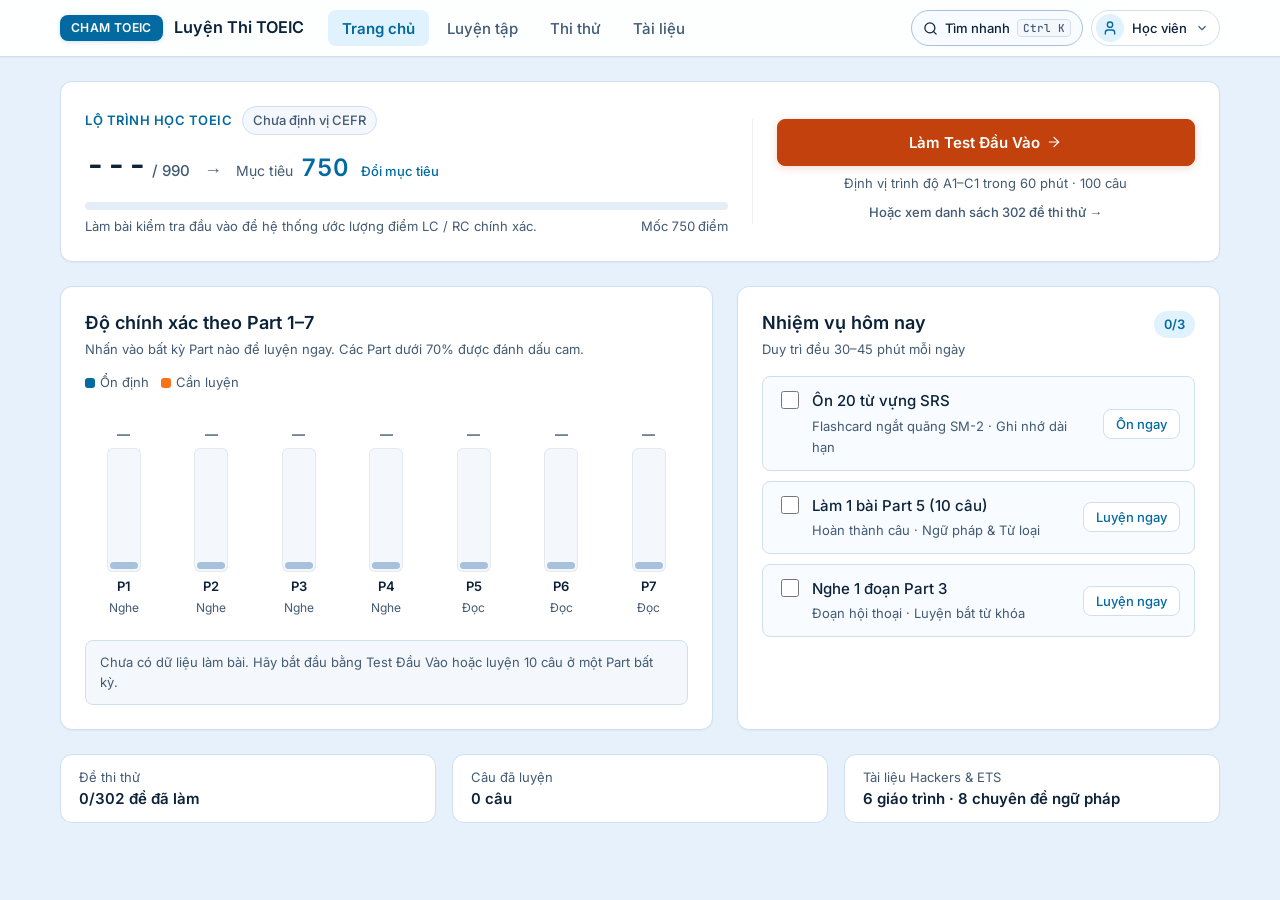
<file: index.html>
<!DOCTYPE html>
<html lang="vi" data-theme="light">
<head>
  <meta charset="UTF-8" />
  <meta name="viewport" content="width=device-width, initial-scale=1.0" />
  <title>CHAM TOEIC Pro • Hệ Thống Luyện Thi TOEIC Chuẩn IIG &amp; Phòng Luyện Sâu</title>
  <meta name="description" content="Hệ thống luyện thi TOEIC Online chuẩn IIG hơn 300 bộ đề Full Test, Mini Test &amp; Đề thi lẻ Part 1–7, ETS 2022–2026 &amp; Phòng luyện sâu AI" />
  <link rel="manifest" href="manifest.json" />
  <link rel="icon" type="image/svg+xml" href="assets/icons/icon.svg" />
  <link rel="apple-touch-icon" href="assets/icons/icon-192.png" />
  
  <link rel="stylesheet" href="styles/tokens.css?v=21.0" />
  <link rel="stylesheet" href="styles/base.css?v=21.0" />
  <link rel="stylesheet" href="styles/layout.css?v=21.0" />
  <link rel="stylesheet" href="styles/components.css?v=27.1" />
  <link rel="stylesheet" href="styles/cham-hub.css?v=21.0" />
  <link rel="stylesheet" href="styles/v21-remake.css?v=27.1" />
</head>
<body data-studio-view="home">
  <!-- Unified Global Navigation & Focused Studio Runner Header (v21.0) -->
  <header class="topbar">
    <!-- Row 1: Persistent Global Navigation Bar (4 Main Items + Avatar Menu) -->
    <div class="topbar-global-bar">
      <div class="topbar-global-inner">
        <div class="topbar-global-left">
          <button type="button" class="logo-brand" id="studio-brand-logo" title="Về Trang chủ Lộ trình TOEIC">
            <span class="logo-mark" aria-hidden="true">CHAM TOEIC</span>
            <span class="brand-text">
              <span class="brand-title">Luyện Thi TOEIC</span>
            </span>
          </button>

          <!-- Clean 4-Item Primary Navigation -->
          <nav class="v21-nav" aria-label="Điều hướng chính">
            <button type="button" id="nav-home-btn" class="v21-nav-item is-active" data-nav="home" aria-current="page">
              <span>Trang chủ</span>
            </button>
            <button type="button" id="nav-practice-btn" class="v21-nav-item" data-nav="practice">
              <span>Luyện tập</span>
            </button>
            <button type="button" id="nav-tests-btn" class="v21-nav-item" data-nav="tests">
              <span>Thi thử</span>
            </button>
            <button type="button" id="nav-materials-btn" class="v21-nav-item" data-nav="materials">
              <span>Tài liệu</span>
            </button>
          </nav>
        </div>

        <div class="topbar-global-actions">
          <button type="button" id="global-search-btn" class="v27-global-search-btn" title="Tìm kiếm nhanh đề thi, từ vựng &amp; lệnh (Ctrl+K)" aria-label="Tìm kiếm nhanh (Ctrl+K)">
            <svg width="15" height="15" viewBox="0 0 24 24" fill="none" stroke="currentColor" stroke-width="2" stroke-linecap="round" stroke-linejoin="round" aria-hidden="true"><circle cx="11" cy="11" r="8"/><line x1="21" y1="21" x2="16.65" y2="16.65"/></svg>
            <span class="v27-search-btn-text">Tìm nhanh</span>
            <span class="kbd-badge v27-search-kbd">Ctrl K</span>
          </button>

          <!-- Avatar Account & Utilities Dropdown Menu -->
          <div class="v21-avatar-wrap" id="user-menu-wrap">
            <button type="button" id="user-menu-trigger" class="v21-avatar-btn" aria-haspopup="menu" aria-expanded="false" aria-controls="user-menu-popover" title="Tài khoản, Từ vựng, Thống kê &amp; Cài đặt">
              <span class="v21-avatar-circle" aria-hidden="true">
                <svg width="16" height="16" viewBox="0 0 24 24" fill="none" stroke="currentColor" stroke-width="2" stroke-linecap="round" stroke-linejoin="round"><path d="M19 21v-2a4 4 0 0 0-4-4H9a4 4 0 0 0-4 4v2"/><circle cx="12" cy="7" r="4"/></svg>
              </span>
              <span class="v21-avatar-label">Học viên</span>
              <svg class="v21-avatar-chev" width="14" height="14" viewBox="0 0 24 24" fill="none" stroke="currentColor" stroke-width="2" aria-hidden="true"><polyline points="6 9 12 15 18 9"/></svg>
            </button>

            <div id="user-menu-popover" class="v21-avatar-menu" role="menu" aria-label="Tiện ích học tập và giao diện" hidden>
              <div class="v21-menu-head">
                <span class="v21-menu-head-title">Tiện ích học viên</span>
                <span class="v21-menu-goal-chip">Mục tiêu: <strong id="menu-target-score-val">750</strong>/990</span>
              </div>

              <div class="v21-menu-group">
                <button type="button" id="open-vocab-btn" class="v21-menu-item" role="menuitem">
                  <svg width="16" height="16" viewBox="0 0 24 24" fill="none" stroke="currentColor" stroke-width="1.8" aria-hidden="true"><path d="M2 3h6a4 4 0 0 1 4 4v14a3 3 0 0 0-3-3H2z"/><path d="M22 3h-6a4 4 0 0 0-4 4v14a3 3 0 0 1 3-3h7z"/></svg>
                  <span>Từ vựng &amp; Flashcard SM-2</span>
                </button>

                <button type="button" id="open-strategy-btn" class="v21-menu-item" role="menuitem">
                  <svg width="16" height="16" viewBox="0 0 24 24" fill="none" stroke="currentColor" stroke-width="1.8" aria-hidden="true"><circle cx="12" cy="8" r="6"/><path d="M15.477 12.89 17 22l-5-3-5 3 1.523-9.11"/></svg>
                  <span>Chiến lược TOEIC 900+</span>
                </button>

                <button type="button" id="open-analytics-btn" class="v21-menu-item" role="menuitem">
                  <svg width="16" height="16" viewBox="0 0 24 24" fill="none" stroke="currentColor" stroke-width="1.8" aria-hidden="true"><path d="M3 3v18h18"/><path d="M18 17V9"/><path d="M13 17V5"/><path d="M8 17v-3"/></svg>
                  <span>Thống kê &amp; Ma trận CEFR</span>
                </button>
              </div>

              <div class="v21-menu-divider" role="separator"></div>

              <div class="v21-menu-group">
                <button type="button" id="theme-toggle" class="v21-menu-item" role="menuitem">
                  <svg width="16" height="16" viewBox="0 0 24 24" fill="none" stroke="currentColor" stroke-width="1.8" aria-hidden="true"><circle cx="12" cy="12" r="4"/><path d="M12 2v2m0 16v2M4.93 4.93l1.41 1.41m11.32 11.32l1.41 1.41M2 12h2m16 0h2M6.34 17.66l-1.41 1.41M19.07 4.93l-1.41 1.41"/></svg>
                  <span style="flex: 1;">Giao diện</span>
                  <span class="v21-menu-badge" id="menu-theme-label">Sáng</span>
                </button>

                <div class="v21-menu-fontsize-row">
                  <span class="v21-menu-fontsize-label">
                    <svg width="15" height="15" viewBox="0 0 24 24" fill="none" stroke="currentColor" stroke-width="1.8" aria-hidden="true"><polyline points="4 7 4 4 20 4 20 7"/><line x1="9" y1="20" x2="15" y2="20"/><line x1="12" y1="4" x2="12" y2="20"/></svg>
                    <span>Cỡ chữ</span>
                  </span>
                  <div class="v21-fontsize-pills" role="group" aria-label="Chọn nhanh cỡ chữ">
                    <button type="button" class="v21-fs-pill" data-quick-fontsize="sm">Nhỏ</button>
                    <button type="button" class="v21-fs-pill is-active" data-quick-fontsize="md">Chuẩn</button>
                    <button type="button" class="v21-fs-pill" data-quick-fontsize="lg">Lớn</button>
                  </div>
                </div>

                <button type="button" id="reader-settings-btn" class="v21-menu-item" role="menuitem">
                  <svg width="16" height="16" viewBox="0 0 24 24" fill="none" stroke="currentColor" stroke-width="1.8" aria-hidden="true"><circle cx="12" cy="12" r="3"/><path d="M19.4 15a1.65 1.65 0 0 0 .33 1.82l.06.06a2 2 0 1 1-2.83 2.83l-.06-.06a1.65 1.65 0 0 0-1.82-.33 1.65 1.65 0 0 0-1 1.51V21a2 2 0 0 1-4 0v-.09A1.65 1.65 0 0 0 9 19.4a1.65 1.65 0 0 0-1.82.33l-.06.06a2 2 0 1 1-2.83-2.83l.06-.06a1.65 1.65 0 0 0 .33-1.82 1.65 1.65 0 0 0-1.51-1H3a2 2 0 0 1 0-4h.09A1.65 1.65 0 0 0 4.6 9a1.65 1.65 0 0 0-.33-1.82l-.06-.06a2 2 0 1 1 2.83-2.83l.06.06a1.65 1.65 0 0 0 1.82.33H9a1.65 1.65 0 0 0 1-1.51V3a2 2 0 0 1 4 0v.09a1.65 1.65 0 0 0 1 1.51 1.65 1.65 0 0 0 1.82-.33l.06-.06a2 2 0 1 1 2.83 2.83l-.06.06a1.65 1.65 0 0 0-.33 1.82V9a1.65 1.65 0 0 0 1.51 1H21a2 2 0 0 1 0 4h-.09a1.65 1.65 0 0 0-1.51 1z"/></svg>
                  <span>Cài đặt hiển thị &amp; Offline</span>
                </button>
              </div>
            </div>
          </div>
        </div>
      </div>
    </div>

    <!-- Row 2: Dedicated Focused Studio Runner Bar (Sole Header visible in #/studio/<testId>/run) -->
    <div class="topbar-subbar">
      <div class="topbar-inner">
        <div class="topbar-left">
          <button type="button" id="studio-back-lobby-btn" class="tool-btn studio-back-btn" title="Quay về Luyện tập theo Part">
            <svg width="15" height="15" viewBox="0 0 24 24" fill="none" stroke="currentColor" stroke-width="2" aria-hidden="true"><path d="m15 18-6-6 6-6"/></svg>
            <span>Luyện tập</span>
          </button>
          <span class="runner-divider" aria-hidden="true"></span>
          <span id="studio-runner-pack-title" class="runner-pack-title">Part 4 · ETS 2019 Test 6</span>

          <!-- Hidden accessible tablist preserved for instant deep-links & badge tracking -->
          <div class="tablist" role="tablist" aria-label="Chọn bộ đề luyện thi" hidden aria-hidden="true">
            <button type="button" role="tab" id="tab-ets2019_t6" aria-selected="true" data-test="ets2019_t6" title="Part 4: Short Talks · ETS 2019 Test 6 (30 câu)">
              <span class="tab-label-full">Part 4 · ETS T6</span>
              <span class="tab-label-short">P4 · ETS 6</span>
              <span class="tab-pill" id="score-ets2019_t6">0/30</span>
            </button>
            <button type="button" role="tab" id="tab-hackers3_t4" aria-selected="false" data-test="hackers3_t4" title="Part 4: Short Talks · Hackers 3 Test 4 (30 câu)">
              <span class="tab-label-full">Part 4 · Hackers T4</span>
              <span class="tab-label-short">P4 · Hackers 4</span>
              <span class="tab-pill" id="score-hackers3_t4">0/30</span>
            </button>
            <button type="button" role="tab" id="tab-ets2019_p2_t7" aria-selected="false" data-test="ets2019_p2_t7" title="Part 2: Question-Response · ETS 2019 Test 7 (25 câu)">
              <span class="tab-label-full">Part 2 · ETS T7</span>
              <span class="tab-label-short">P2 · ETS 7</span>
              <span class="tab-pill" id="score-ets2019_p2_t7">0/25</span>
            </button>
            <button type="button" role="tab" id="tab-ets2019_p1_t6" aria-selected="false" data-test="ets2019_p1_t6" title="Part 1: Photographs · ETS 2019 Test 6 (6 câu)">
              <span class="tab-label-full">Part 1 · ETS T6</span>
              <span class="tab-label-short">P1 · ETS 6</span>
              <span class="tab-pill" id="score-ets2019_p1_t6">0/6</span>
            </button>
            <button type="button" role="tab" id="tab-ets2019_p1_t7" aria-selected="false" data-test="ets2019_p1_t7" title="Part 1: Photographs · ETS 2019 Test 7 (6 câu)">
              <span class="tab-label-full">Part 1 · ETS T7</span>
              <span class="tab-label-short">P1 · ETS 7</span>
              <span class="tab-pill" id="score-ets2019_p1_t7">0/6</span>
            </button>
            <button type="button" role="tab" id="tab-part7_t1" aria-selected="false" data-test="part7_t1" title="Part 7: Reading Comprehension · Đề đọc hiểu Đơn/Kép/Ba (54 câu)">
              <span class="tab-label-full">Part 7 · Đọc hiểu</span>
              <span class="tab-label-short">P7 · Đọc</span>
              <span class="tab-pill" id="score-part7_t1">0/54</span>
            </button>
          </div>
        </div>

        <div class="topbar-right">
          <!-- Practice / Decode Mode Switch -->
          <div class="segmented" role="group" aria-label="Chế độ học">
            <button type="button" class="seg-btn is-active" data-mode="practice" title="Làm bài trắc nghiệm CBT">Làm bài</button>
            <button type="button" class="seg-btn" data-mode="study" title="Xem giải thích &amp; bẫy">Giải mã</button>
          </div>

          <!-- Timer Chip -->
          <div class="timer-chip" aria-label="Đồng hồ học tập">
            <svg width="14" height="14" viewBox="0 0 24 24" fill="none" stroke="currentColor" stroke-width="1.75"><circle cx="12" cy="12" r="10"/><polyline points="12 6 12 12 16 14"/></svg>
            <span id="timer-display">00:00</span>
            <button type="button" id="timer-toggle" class="chip-btn" title="Bắt đầu / Tạm dừng" aria-label="Bắt đầu / Tạm dừng">
              <svg width="12" height="12" viewBox="0 0 24 24" fill="currentColor" stroke="currentColor" stroke-width="1.75"><polygon points="6 3 20 12 6 21 6 3"/></svg>
            </button>
            <button type="button" id="timer-reset" class="chip-btn" title="Đặt lại" aria-label="Đặt lại">
              <svg width="12" height="12" viewBox="0 0 24 24" fill="none" stroke="currentColor" stroke-width="1.75"><path d="M3 12a9 9 0 1 0 9-9 9.75 9.75 0 0 0-6.74 2.74L3 8"/><path d="M3 3v5h5"/></svg>
            </button>
          </div>

          <!-- Studio Workspace View Toggles (Tapescript + Focus Theater) -->
          <div class="studio-view-toggles">
            <button type="button" id="topbar-transcript-toggle" class="tool-btn" title="Bật/Ẩn Tapescript &amp; Lời dịch (Cột phải)" aria-label="Bật/Ẩn Tapescript">
              <svg width="14" height="14" viewBox="0 0 24 24" fill="none" stroke="currentColor" stroke-width="1.75" aria-hidden="true"><path d="M14 2H6a2 2 0 0 0-2 2v16a2 2 0 0 0 2 2h12a2 2 0 0 0 2-2V8z"/><polyline points="14 2 14 8 20 8"/><line x1="16" y1="13" x2="8" y2="13"/><line x1="16" y1="17" x2="8" y2="17"/></svg>
              <span id="topbar-transcript-label">Tapescript</span>
            </button>

            <button type="button" id="focus-toggle-btn" class="tool-btn" title="Focus Theater (Phím F)" aria-label="Focus Theater">
              <svg width="14" height="14" viewBox="0 0 24 24" fill="none" stroke="currentColor" stroke-width="1.75" aria-hidden="true"><path d="M8 3H5a2 2 0 0 0-2 2v3m18 0V5a2 2 0 0 0-2-2h-3m0 18h3a2 2 0 0 0 2-2v-3M3 16v3a2 2 0 0 0 2 2h3"/></svg>
              <span>Focus</span>
              <span class="kbd-badge">F</span>
            </button>

            <button type="button" id="runner-grade-btn" class="tool-btn studio-grade-pill" title="Chấm điểm &amp; đối chiếu đáp án">
              <span>Chấm đề</span>
            </button>

            <button type="button" id="reader-settings-btn-runner" class="tool-btn icon-only" title="Cài đặt hiển thị, In phiếu A4 &amp; Cache" aria-label="Cài đặt đọc">
              <svg width="15" height="15" viewBox="0 0 24 24" fill="none" stroke="currentColor" stroke-width="1.8"><polyline points="4 7 4 4 20 4 20 7"/><line x1="9" y1="20" x2="15" y2="20"/><line x1="12" y1="4" x2="12" y2="20"/></svg>
            </button>

            <button type="button" id="theme-toggle-runner" class="tool-btn icon-only" title="Đổi giao diện (Light Blue / Tối)" aria-label="Đổi giao diện">
              <svg width="15" height="15" viewBox="0 0 24 24" fill="none" stroke="currentColor" stroke-width="1.75"><circle cx="12" cy="12" r="4"/><path d="M12 2v2m0 16v2M4.93 4.93l1.41 1.41m11.32 11.32l1.41 1.41M2 12h2m16 0h2M6.34 17.66l-1.41 1.41M19.07 4.93l-1.41 1.41"/></svg>
            </button>
          </div>
        </div>
      </div>
    </div>
  </header>

  <!-- Dedicated Focus Theater Topbar -->
  <div class="focus-theater-bar" id="focus-theater-bar" style="display: none;">
    <div class="focus-bar-left">
      <button type="button" class="tool-btn focus-nav-prev" id="focus-nav-prev" title="Bài trước">
        <svg width="14" height="14" viewBox="0 0 24 24" fill="none" stroke="currentColor" stroke-width="2"><path d="m15 18-6-6 6-6"/></svg>
        <span>Bài trước</span>
      </button>
      <span class="focus-talk-badge" id="focus-talk-badge">Bài 1/10 (Câu 71-73)</span>
      <button type="button" class="tool-btn focus-nav-next" id="focus-nav-next" title="Bài sau">
        <span>Bài sau</span>
        <svg width="14" height="14" viewBox="0 0 24 24" fill="none" stroke="currentColor" stroke-width="2"><path d="m9 18 6-6-6-6"/></svg>
      </button>
    </div>

    <div class="focus-bar-right">
      <button type="button" class="tool-btn" id="focus-toggle-intro-btn" title="Bật/Tắt đọc phần giới thiệu bài (Intro)">
        <span id="focus-intro-label">Intro: BẬT</span>
      </button>
      <button type="button" class="tool-btn" id="focus-toggle-questions-btn" title="Bật/Tắt đọc phần câu hỏi sau bài nghe">
        <span id="focus-questions-label">Đọc câu hỏi: BẬT</span>
      </button>
      <button type="button" class="tool-btn" id="focus-toggle-transcript-btn" title="Bật/Ẩn Tapescript &amp; Lời dịch (Bên phải)">
        <svg width="14" height="14" viewBox="0 0 24 24" fill="none" stroke="currentColor" stroke-width="2"><path d="M14 2H6a2 2 0 0 0-2 2v16a2 2 0 0 0 2 2h12a2 2 0 0 0 2-2V8z"/><polyline points="14 2 14 8 20 8"/><line x1="16" y1="13" x2="8" y2="13"/><line x1="16" y1="17" x2="8" y2="17"/></svg>
        <span id="focus-transcript-label">Bật Tapescript (Bên phải)</span>
      </button>
      <button type="button" class="tool-btn" id="focus-reset-test-btn" title="Làm lại toàn bộ đề này">
        <svg width="14" height="14" viewBox="0 0 24 24" fill="none" stroke="currentColor" stroke-width="2"><path d="M3 12a9 9 0 1 0 9-9 9.75 9.75 0 0 0-6.74 2.74L3 8"/><path d="M3 3v5h5"/></svg>
        <span>Làm lại đề</span>
      </button>
      <button type="button" class="tool-btn" id="focus-fullscreen-btn" title="Toàn màn hình">
        <svg width="14" height="14" viewBox="0 0 24 24" fill="none" stroke="currentColor" stroke-width="2"><path d="M8 3H5a2 2 0 0 0-2 2v3m18 0V5a2 2 0 0 0-2-2h-3m0 18h3a2 2 0 0 0 2-2v-3M3 16v3a2 2 0 0 0 2 2h3"/></svg>
        <span>Toàn màn hình</span>
      </button>
      <button type="button" class="tool-btn focus-exit-btn" id="focus-exit-btn" title="Thoát Focus (Esc)">
        <svg width="14" height="14" viewBox="0 0 24 24" fill="none" stroke="currentColor" stroke-width="2"><path d="M18 6 6 18"/><path d="m6 6 12 12"/></svg>
        <span>Thoát Focus (Esc)</span>
      </button>
    </div>
  </div>

  <!-- v21 Home Dashboard (#/) & Practice by Part (#/practice) Roots -->
  <section id="v21-home-root"></section>
  <section id="v21-practice-root" hidden></section>

  <!-- Studio Outer Lobby & Overview Root (Used for #/studio/<id> pack detail) -->
  <section id="studio-lobby-root" hidden></section>

  <!-- Main Workspace -->
  <main class="workspace">
    <div id="panel-ets2019_t6" role="tabpanel" aria-labelledby="tab-ets2019_t6" tabindex="0">
      <div class="panel-inner" id="mount-ets2019_t6"></div>
    </div>
    <div id="panel-hackers3_t4" role="tabpanel" aria-labelledby="tab-hackers3_t4" hidden="until-found">
      <div class="panel-inner" id="mount-hackers3_t4"></div>
    </div>
    <div id="panel-ets2019_p2_t7" role="tabpanel" aria-labelledby="tab-ets2019_p2_t7" hidden="until-found">
      <div class="panel-inner" id="mount-ets2019_p2_t7"></div>
    </div>
    <div id="panel-ets2019_p1_t6" role="tabpanel" aria-labelledby="tab-ets2019_p1_t6" hidden="until-found">
      <div class="panel-inner" id="mount-ets2019_p1_t6"></div>
    </div>
    <div id="panel-ets2019_p1_t7" role="tabpanel" aria-labelledby="tab-ets2019_p1_t7" hidden="until-found">
      <div class="panel-inner" id="mount-ets2019_p1_t7"></div>
    </div>
    <div id="panel-part7_t1" role="tabpanel" aria-labelledby="tab-part7_t1" hidden="until-found">
      <div class="panel-inner" id="mount-part7_t1"></div>
    </div>
  </main>

  <!-- CHAM TOEIC 35-Test Online Hub Root -->
  <section id="cham-hub-root" hidden></section>

  <!-- TOEIC Study Materials & CEFR Matrix Hub Root -->
  <section id="materials-hub-root" hidden></section>

  <!-- Floating Focus Theater Dock -->
  <div class="focus-dock" id="focus-dock" style="display: none;"></div>

  <!-- Mobile Bottom Sheet Drawer -->
  <div class="mobile-sheet-backdrop" id="mobile-sheet-backdrop"></div>
  <div class="mobile-sheet-drawer" id="mobile-sheet-drawer"></div>

  <!-- Native Modal Dialog: Cache & Backup -->
  <dialog id="cache-dialog" aria-labelledby="cache-dialog-title">
    <div class="dialog-box">
      <div class="dialog-head">
        <h2 id="cache-dialog-title">Bộ nhớ Cache Offline &amp; Sao lưu</h2>
        <form method="dialog">
          <button type="submit" class="tool-btn icon-only" aria-label="Đóng">
            <svg width="16" height="16" viewBox="0 0 24 24" fill="none" stroke="currentColor" stroke-width="1.75"><path d="M18 6 6 18"/><path d="m6 6 12 12"/></svg>
          </button>
        </form>
      </div>

      <section class="dialog-section">
        <h3 id="cache-section-heading">1. Lưu Cache chạy Offline (Toàn bộ MP3 Audio &amp; Ảnh minh họa)</h3>
        <p id="sw-status-text" class="muted-text">Đang kiểm tra trạng thái Cache...</p>
        <div class="progress-track" id="cache-progress-wrap" hidden style="background: var(--surface-2); border-radius: 999px; height: 8px; overflow: hidden; margin-block: 6px;">
          <div class="progress-fill" id="cache-progress-fill" style="width: 0%; height: 100%; background: var(--accent); transition: width 0.2s;"></div>
        </div>
        <div class="dialog-actions">
          <button type="button" id="cache-all-btn" class="btn-primary">Tải &amp; Lưu Cache toàn bộ</button>
          <button type="button" id="clear-cache-btn" class="tool-btn">Xóa Cache</button>
        </div>
      </section>

      <section class="dialog-section">
        <h3>2. Sao lưu &amp; Khôi phục tiến độ (.json)</h3>
        <p class="muted-text">Lưu toàn bộ đáp án, bài đánh dấu và ghi chú cá nhân thành tệp dự phòng.</p>
        <div class="dialog-actions">
          <button type="button" id="export-state-btn" class="tool-btn">Xuất tiến độ (.json)</button>
          <label class="tool-btn file-label" style="cursor: pointer;">
            Nhập tiến độ
            <input type="file" id="import-state-input" accept="application/json" hidden />
          </label>
        </div>
      </section>
    </div>
  </dialog>

  <!-- Native Modal Dialog: Flashcards SRS -->
  <dialog id="vocab-dialog" aria-labelledby="vocab-dialog-title">
    <div class="dialog-box dialog-wide">
      <div class="dialog-head">
        <h2 id="vocab-dialog-title">Kho Từ Vựng &amp; Flashcard SM-2</h2>
        <form method="dialog">
          <button type="submit" class="tool-btn icon-only" aria-label="Đóng">
            <svg width="16" height="16" viewBox="0 0 24 24" fill="none" stroke="currentColor" stroke-width="1.75"><path d="M18 6 6 18"/><path d="m6 6 12 12"/></svg>
          </button>
        </form>
      </div>
      <div id="vocab-dialog-mount"></div>
    </div>
  </dialog>

  <!-- Native Modal Dialog: Reader & Display Customization Settings -->
  <dialog id="reader-dialog" aria-labelledby="reader-dialog-title">
    <div class="dialog-box">
      <div class="dialog-head">
        <h2 id="reader-dialog-title">Tùy Chọn Giao Diện &amp; Trải Nghiệm</h2>
        <form method="dialog">
          <button type="submit" class="tool-btn icon-only" aria-label="Đóng">
            <svg width="16" height="16" viewBox="0 0 24 24" fill="none" stroke="currentColor" stroke-width="1.75"><path d="M18 6 6 18"/><path d="m6 6 12 12"/></svg>
          </button>
        </form>
      </div>

      <section class="dialog-section">
        <h3>1. Giao diện màu (Theme)</h3>
        <div class="segmented" id="reader-theme-group">
          <button type="button" class="seg-btn" data-theme-val="light">
            <svg width="14" height="14" viewBox="0 0 24 24" fill="none" stroke="currentColor" stroke-width="1.75" aria-hidden="true"><circle cx="12" cy="12" r="4"/><path d="M12 2v2m0 16v2M4.93 4.93l1.41 1.41m11.32 11.32l1.41 1.41M2 12h2m16 0h2M6.34 17.66l-1.41 1.41M19.07 4.93l-1.41 1.41"/></svg>
            <span>Xanh Sáng (Light Blue)</span>
          </button>
          <button type="button" class="seg-btn" data-theme-val="dark">
            <svg width="14" height="14" viewBox="0 0 24 24" fill="none" stroke="currentColor" stroke-width="1.75" aria-hidden="true"><path d="M12 3a6 6 0 0 0 9 9 9 9 0 1 1-9-9Z"/></svg>
            <span>Tối Slate</span>
          </button>
        </div>
      </section>

      <section class="dialog-section" id="reader-studio-only-section">
        <h3>2. Tùy chỉnh thành phần hiển thị (Phòng Luyện Sâu)</h3>
        <div style="display: flex; flex-direction: column; gap: 10px;">
          <label style="display: flex; align-items: center; justify-content: space-between; cursor: pointer; font-size: 0.9rem; user-select: none;">
            <span>Cột Tapescript &amp; Lời dịch (Phía bên phải)</span>
            <input type="checkbox" id="toggle-transcript-setting" style="width: 18px; height: 18px; accent-color: var(--accent);" />
          </label>
          <label style="display: flex; align-items: center; justify-content: space-between; cursor: pointer; font-size: 0.9rem; user-select: none;">
            <span>Sóng âm Waveform (Tắt để dùng thanh tua nhỏ gọn)</span>
            <input type="checkbox" id="toggle-waveform-setting" style="width: 18px; height: 18px; accent-color: var(--accent);" />
          </label>
          <label style="display: flex; align-items: center; justify-content: space-between; cursor: pointer; font-size: 0.9rem; user-select: none;">
            <span>Thanh chọn độ tự tin (Chắc chắn / Phân vân / Đoán)</span>
            <input type="checkbox" id="toggle-confidence-setting" style="width: 18px; height: 18px; accent-color: var(--accent);" />
          </label>
          <label style="display: flex; align-items: center; justify-content: space-between; cursor: pointer; font-size: 0.9rem; user-select: none;">
            <span>Đọc phần giới thiệu bài nói (Intro: "Questions 71-73 refer to...")</span>
            <input type="checkbox" id="toggle-intro-setting" style="width: 18px; height: 18px; accent-color: var(--accent);" checked />
          </label>
          <label style="display: flex; align-items: center; justify-content: space-between; cursor: pointer; font-size: 0.9rem; user-select: none;">
            <span>Đọc phần câu hỏi sau bài nghe (Questions: "Number 71... Number 72...")</span>
            <input type="checkbox" id="toggle-questions-setting" style="width: 18px; height: 18px; accent-color: var(--accent);" checked />
          </label>
        </div>
      </section>

      <section class="dialog-section">
        <h3>3. Cỡ chữ (Font Size)</h3>
        <div class="segmented" id="reader-font-size-group">
          <button type="button" class="seg-btn" data-size="sm">Nhỏ (15px)</button>
          <button type="button" class="seg-btn is-active" data-size="md">Chuẩn (16px)</button>
          <button type="button" class="seg-btn" data-size="lg">Lớn (17.5px)</button>
          <button type="button" class="seg-btn" data-size="xl">Rất lớn (19px)</button>
        </div>
      </section>

      <section class="dialog-section">
        <h3>4. Độ giãn dòng (Line Height)</h3>
        <div class="segmented" id="reader-line-height-group">
          <button type="button" class="seg-btn" data-lh="compact">Gọn (1.45)</button>
          <button type="button" class="seg-btn is-active" data-lh="normal">Chuẩn (1.6)</button>
          <button type="button" class="seg-btn" data-lh="relaxed">Thoáng (1.8)</button>
        </div>
      </section>

      <section class="dialog-section">
        <h3>5. Hiệu ứng chuyển động</h3>
        <label style="display: flex; align-items: center; gap: 10px; cursor: pointer; font-size: 0.9rem; user-select: none;">
          <input type="checkbox" id="reader-reduced-motion" style="width: 16px; height: 16px; accent-color: var(--accent);" />
          <span>Giảm hiệu ứng động (Prefers-Reduced-Motion)</span>
        </label>
      </section>

      <section class="dialog-section">
        <h3>6. Phím tắt thao tác nhanh (Pro Navigation)</h3>
        <div style="display: flex; align-items: center; justify-content: space-between; gap: 12px; flex-wrap: wrap;">
          <span class="muted-text" style="font-size: 0.85rem;">Nhấn phím <span class="kbd-badge">?</span> bất kỳ lúc nào để mở nhanh bảng phím tắt.</span>
          <button type="button" id="open-shortcuts-btn" class="tool-btn">
            <svg width="15" height="15" viewBox="0 0 24 24" fill="none" stroke="currentColor" stroke-width="1.75" aria-hidden="true"><rect x="2" y="4" width="20" height="16" rx="2"/><path d="M6 8h.01M10 8h.01M14 8h.01M18 8h.01M8 12h.01M12 12h.01M16 12h.01M7 16h10"/></svg>
            <span>Xem bảng phím tắt</span>
            <span class="kbd-badge">?</span>
          </button>
        </div>
      </section>

      <section class="dialog-section" id="reader-utilities-section">
        <h3>7. Tiện ích &amp; Dữ liệu Offline</h3>
        <div style="display: flex; align-items: center; gap: 10px; flex-wrap: wrap;">
          <button type="button" id="print-worksheet-btn" class="tool-btn" title="In phiếu học tập A4">
            <svg width="15" height="15" viewBox="0 0 24 24" fill="none" stroke="currentColor" stroke-width="1.75"><polyline points="6 9 6 2 18 2 18 9"/><path d="M6 18H4a2 2 0 0 1-2-2v-5a2 2 0 0 1 2-2h16a2 2 0 0 1 2 2v5a2 2 0 0 1-2 2h-2"/><rect x="6" y="14" width="12" height="8"/></svg>
            <span>In phiếu học tập A4</span>
          </button>

          <button type="button" id="open-cache-btn" class="tool-btn" title="Lưu Cache Offline &amp; Sao lưu dữ liệu">
            <svg width="15" height="15" viewBox="0 0 24 24" fill="none" stroke="currentColor" stroke-width="1.75"><path d="M19 21H5a2 2 0 0 1-2-2V5a2 2 0 0 1 2-2h11l5 5v11a2 2 0 0 1-2 2z"/><polyline points="17 21 17 13 7 13 7 21"/><polyline points="7 3 7 8 15 8"/></svg>
            <span>Lưu Offline (<span id="cache-badge">Cache</span>)</span>
          </button>
        </div>
      </section>
    </div>
  </dialog>

  <!-- Native Modal Dialog: Keyboard Shortcuts Cheat-Sheet -->
  <dialog id="shortcuts-dialog" aria-labelledby="shortcuts-dialog-title">
    <div class="dialog-box dialog-wide" style="max-width: 720px;">
      <div class="dialog-head">
        <h2 id="shortcuts-dialog-title" style="display: inline-flex; align-items: center; gap: 8px;">
          <svg width="18" height="18" viewBox="0 0 24 24" fill="none" stroke="var(--accent)" stroke-width="1.8" aria-hidden="true"><rect x="2" y="4" width="20" height="16" rx="2"/><path d="M6 8h.01M10 8h.01M14 8h.01M18 8h.01M8 12h.01M12 12h.01M16 12h.01M7 16h10"/></svg>
          <span>Bảng Phím Tắt &amp; Thao Tác Nhanh</span>
        </h2>
        <form method="dialog">
          <button type="submit" class="tool-btn icon-only" aria-label="Đóng">
            <svg width="16" height="16" viewBox="0 0 24 24" fill="none" stroke="currentColor" stroke-width="1.75"><path d="M18 6 6 18"/><path d="m6 6 12 12"/></svg>
          </button>
        </form>
      </div>
      <section class="dialog-section">
        <div class="shortcuts-grid">
          <div class="shortcut-group">
            <h3>Điều hướng &amp; Không gian học</h3>
            <div class="shortcut-row">
              <span>Mở / Đóng bảng phím tắt</span>
              <span class="shortcut-keys"><span class="kbd-badge">?</span></span>
            </div>
            <div class="shortcut-row">
              <span>Tìm kiếm câu hỏi, từ vựng &amp; lệnh</span>
              <span class="shortcut-keys"><span class="kbd-badge">Ctrl</span><span class="kbd-badge">K</span> / <span class="kbd-badge">/</span></span>
            </div>
            <div class="shortcut-row">
              <span>Bật / Tắt chế độ Focus Theater</span>
              <span class="shortcut-keys"><span class="kbd-badge">F</span></span>
            </div>
            <div class="shortcut-row">
              <span>Chuyển về Bài trước / Bài sau</span>
              <span class="shortcut-keys"><span class="kbd-badge">Alt</span><span class="kbd-badge">←</span> / <span class="kbd-badge">→</span></span>
            </div>
            <div class="shortcut-row">
              <span>Thoát Focus / Đóng hộp thoại</span>
              <span class="shortcut-keys"><span class="kbd-badge">Esc</span></span>
            </div>
          </div>

          <div class="shortcut-group">
            <h3>Luyện Nghe, Đọc hiểu &amp; CBT</h3>
            <div class="shortcut-row">
              <span>Phát / Tạm dừng, tua ±5s &amp; lặp A-B</span>
              <span class="shortcut-keys"><span class="kbd-badge">Space</span> · <span class="kbd-badge">J</span>/<span class="kbd-badge">L</span> · <span class="kbd-badge">R</span></span>
            </div>
            <div class="shortcut-row">
              <span>Chọn nhanh đáp án &amp; đổi câu trong nhóm</span>
              <span class="shortcut-keys"><span class="kbd-badge">A–D</span> / <span class="kbd-badge">1–4</span> · <span class="kbd-badge">↑</span>/<span class="kbd-badge">↓</span></span>
            </div>
            <div class="shortcut-row">
              <span>Kiểm tra / Giải chi tiết / Lưu từ / Ghi chú</span>
              <span class="shortcut-keys"><span class="kbd-badge">K</span> · <span class="kbd-badge">G</span> · <span class="kbd-badge">V</span> · <span class="kbd-badge">N</span></span>
            </div>
            <div class="shortcut-row">
              <span>Gạch loại trừ đáp án nhiễu (A/B/C/D)</span>
              <span class="shortcut-keys"><span class="kbd-badge">Chuột phải</span> / <span class="kbd-badge">⊘</span></span>
            </div>
            <div class="shortcut-row">
              <span>Tô vàng (Highlight) từ khóa</span>
              <span class="shortcut-keys"><span class="kbd-badge">Kéo chuột</span></span>
            </div>
            <div class="shortcut-row">
              <span>Xóa từ khóa đã bôi vàng</span>
              <span class="shortcut-keys"><span class="kbd-badge">Nhấp đúp</span></span>
            </div>
            <div class="shortcut-row">
              <span>Chấm nhanh ô Chép chính tả</span>
              <span class="shortcut-keys"><span class="kbd-badge">Enter</span></span>
            </div>
          </div>
        </div>
      </section>
    </div>
  </dialog>

  <!-- Native Modal Dialog: CBT Exam Setup & Report -->
  <dialog id="cbt-exam-dialog" aria-labelledby="cbt-exam-dialog-title">
    <div class="dialog-box">
      <div class="dialog-head">
        <h2 id="cbt-exam-dialog-title">Phòng Thi Mô Phỏng CBT</h2>
        <form method="dialog">
          <button type="submit" class="tool-btn icon-only" aria-label="Đóng">
            <svg width="16" height="16" viewBox="0 0 24 24" fill="none" stroke="currentColor" stroke-width="1.75"><path d="M18 6 6 18"/><path d="m6 6 12 12"/></svg>
          </button>
        </form>
      </div>

      <section class="dialog-section">
        <p style="font-size: 0.9rem; line-height: 1.6; color: var(--text-muted); margin-top: 0;">
          Chế độ thi mô phỏng tiêu chuẩn IIG: Khóa giải thích/bản dịch, ghi lại lịch sử thay đổi đáp án &amp; chấm điểm quy đổi ETS (với bài Nghe tự động chạy audio liên hoàn; với Part 7 Đọc hiểu điều hướng trực tiếp giữa 15 bài đọc).
        </p>

        <h3>Chọn phạm vi bài thi:</h3>
        <div class="segmented" id="cbt-exam-scope-group" style="margin-bottom: 16px; flex-wrap: wrap;">
          <button type="button" class="seg-btn is-active" data-scope="ets2019_t6">ETS 2019 · T6 (30 câu)</button>
          <button type="button" class="seg-btn" data-scope="hackers3_t4">Hackers 3 · T4 (30 câu)</button>
          <button type="button" class="seg-btn" data-scope="ets2019_p2_t7">ETS 2019 · Part 2 (25 câu)</button>
          <button type="button" class="seg-btn" data-scope="ets2019_p1_t6">ETS 2019 · Part 1 T6 (6 câu)</button>
          <button type="button" class="seg-btn" data-scope="ets2019_p1_t7">ETS 2019 · Part 1 T7 (6 câu)</button>
          <button type="button" class="seg-btn" data-scope="part7_t1">Part 7 · Đọc hiểu (54 câu)</button>
          <button type="button" class="seg-btn" data-scope="all">Full Liên Hoàn (151 câu)</button>
        </div>

        <div class="dialog-actions">
          <button type="button" id="start-cbt-exam-btn" class="btn-primary">
            Bắt đầu làm bài thi
          </button>
        </div>
      </section>
    </div>
  </dialog>

  <!-- Native Modal Dialog: TOEIC 900+ Strategy Guide -->
  <dialog id="strategy-dialog" aria-labelledby="strategy-dialog-title">
    <div class="dialog-box dialog-wide" style="max-width: 860px; max-height: 88vh; display: flex; flex-direction: column;">
      <div class="dialog-head">
        <h2 id="strategy-dialog-title" style="display: flex; align-items: center; gap: 8px;">
          <svg width="20" height="20" viewBox="0 0 24 24" fill="none" stroke="var(--accent)" stroke-width="2"><path d="M12 2l3.09 6.26L22 9.27l-5 4.87 1.18 6.88L12 17.77l-6.18 3.25L7 14.14 2 9.27l6.91-1.01L12 2z"/></svg>
          <span>Chiến Lược Tổng Lực: Bứt Phá TOEIC 450 &rarr; 900+</span>
        </h2>
        <form method="dialog">
          <button type="submit" class="tool-btn icon-only" aria-label="Đóng">
            <svg width="16" height="16" viewBox="0 0 24 24" fill="none" stroke="currentColor" stroke-width="1.75"><path d="M18 6 6 18"/><path d="m6 6 12 12"/></svg>
          </button>
        </form>
      </div>

      <!-- Strategy Topic Navigation Pills -->
      <div class="segmented" id="strategy-nav-group" style="padding: 12px 18px 0; gap: 6px; flex-wrap: wrap; border-bottom: 1px solid var(--border);">
        <button type="button" class="seg-btn is-active" data-strat-tab="roadmap">Lộ trình 90 ngày</button>
        <button type="button" class="seg-btn" data-strat-tab="timestack">Time-Stacking (3h/ngày)</button>
        <button type="button" class="seg-btn" data-strat-tab="part2">Giải mã bẫy Part 2</button>
        <button type="button" class="seg-btn" data-strat-tab="part4">Đọc đón đầu Part 3 &amp; 4</button>
        <button type="button" class="seg-btn" data-strat-tab="part7">Tốc độ đọc Part 7</button>
      </div>

      <div id="strategy-dialog-mount" style="padding: 20px; overflow-y: auto; flex: 1; font-size: 0.92rem; line-height: 1.65; color: var(--text);"></div>
    </div>
  </dialog>

  <script src="data.js?v=19.0"></script>
  <script src="js/part7Data.js?v=19.0"></script>
  <script src="js/part56Data.js?v=19.0"></script>
  <script src="js/chamCatalog.js?v=22.0"></script>
  <script src="js/testDifficultyData.js?v=22.0"></script>
  <script src="js/toeicMaterialsData.js?v=19.3"></script>
  <script src="js/toeicVocabData.js?v=19.0"></script>
  <script src="js/toeicStrategyData.js?v=19.4"></script>
  <script type="module" src="js/main.js?v=27.1"></script>
</body>
</html>
</file>
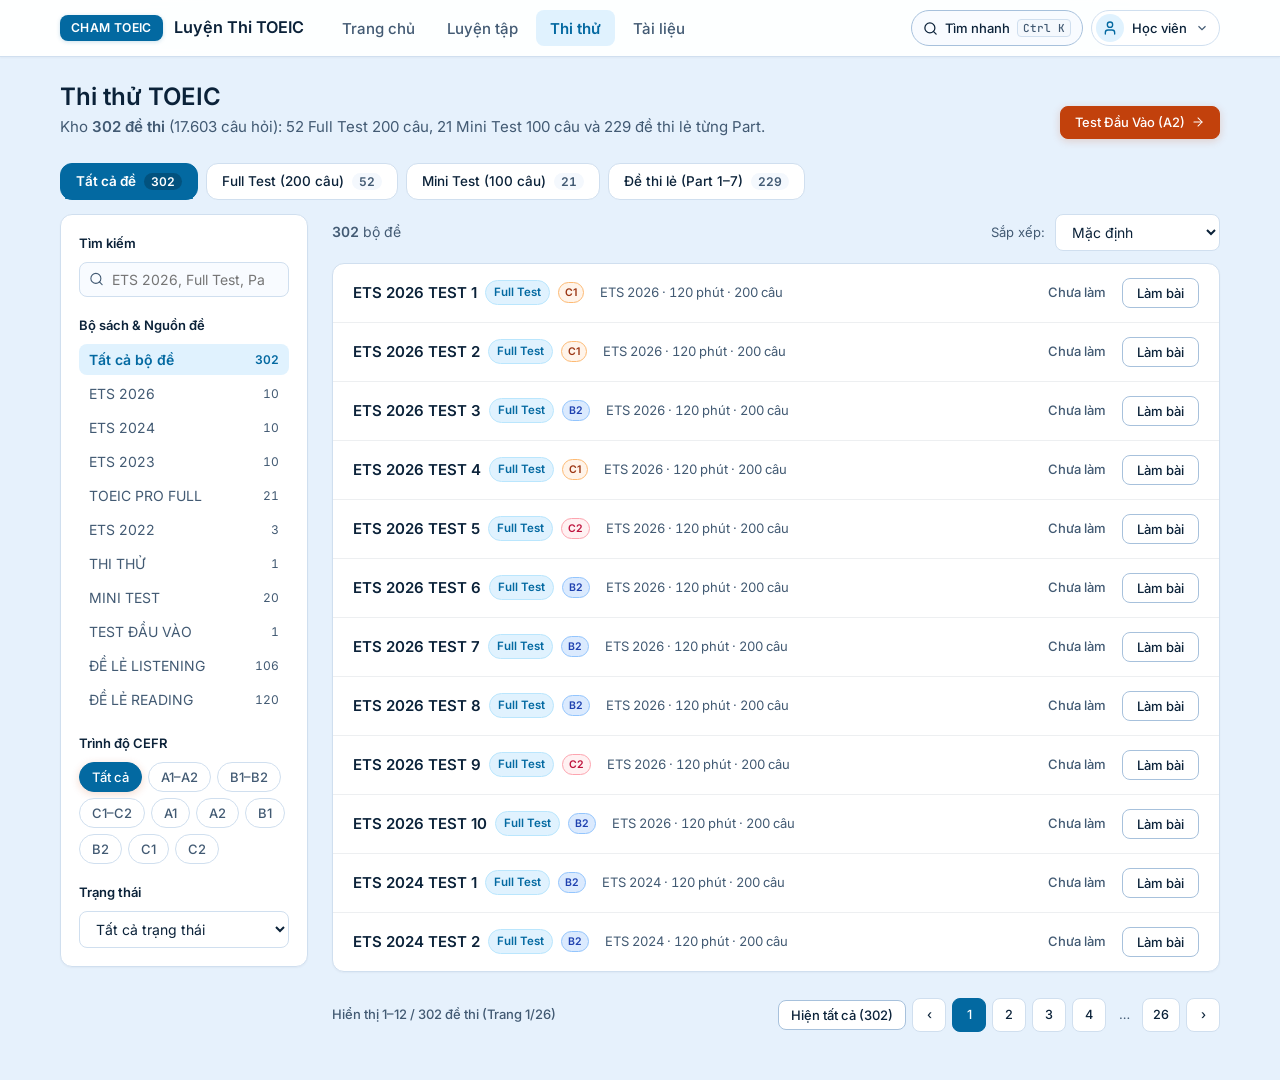
<file: tests/index.html>
<!DOCTYPE html>
<html lang="vi">
<head>
  <meta charset="UTF-8" />
  <meta name="viewport" content="width=device-width, initial-scale=1.0" />
  <title>CHAM TOEIC Pro — Kho Đề Thi TOEIC Online Chuẩn IIG</title>
  <script>
    window.location.replace("../index.html#/tests");
  </script>
</head>
<body>
  <p>Đang mở Kho Đề Thi TOEIC Online... <a href="../index.html#/tests">Nhấn vào đây nếu không tự chuyển</a>.</p>
</body>
</html>
</file>
<file: styles/tokens.css>
/* ============================================================
   CHAM TOEIC Pro — Unified Design Tokens System (v21.0)
   Standard: Study4 Minimalist Academic · Light Blue & Warm CTA
   Themes: Light Blue (Default) | Midnight Slate (No Sepia)
   100% WCAG AA/AAA Contrast Verified
   ============================================================ */

:root {
  /* Font Families */
  --font-sans: "Inter", -apple-system, BlinkMacSystemFont, "Segoe UI", Roboto, sans-serif;
  --font-ipa: "Noto Sans IPA", "Inter", -apple-system, BlinkMacSystemFont, "Segoe UI", sans-serif;
  --font-mono: "JetBrains Mono", ui-monospace, SFMono-Regular, Menlo, Monaco, Consolas, monospace;

  /* Typography Scale (13 / 15 / 18 / 24 / 32) */
  --font-size-base: 15px;
  --line-height-base: 1.6;
  --text-xs: 13px;
  --text-sm: 15px;
  --text-md: 18px;
  --text-lg: 24px;
  --text-xl: 32px;

  /* 4px Spacing Scale & Layout Width */
  --space-1: 4px;
  --space-2: 8px;
  --space-3: 12px;
  --space-4: 16px;
  --space-6: 24px;
  --space-8: 32px;
  --space-12: 48px;
  --container-max: 1200px;

  /* Transition Durations */
  --transition-fast: 80ms cubic-bezier(0.4, 0, 0.2, 1);
  --transition-normal: 160ms cubic-bezier(0.4, 0, 0.2, 1);
  --transition-slow: 260ms cubic-bezier(0.4, 0, 0.2, 1);

  /* Elevation Radii */
  --radius-xs: 6px;
  --radius-sm: 8px;
  --radius-md: 12px;
  --radius-lg: 16px;
  --radius-xl: 20px;
  --radius-full: 9999px;

  /* Default Calm Light Blue Theme + Subtle Elevation */
  color-scheme: light;
  --bg: #e6f1fc;
  --bg-subtle: #dbeafb;
  --surface: #ffffff;
  --surface-1: #f8fbff;
  --surface-raised: #ffffff;
  --surface-2: #f4f8fd;
  --surface-3: #e4eef9;
  --text: #0b2239;
  --text-muted: #425a73;
  --text-dim: #526b85;
  --border: #d0dfef;
  --border-subtle: rgba(11, 34, 57, 0.07);
  --border-strong: #a7c1dc;

  /* Light-Blue Cerulean Brand Primary (5.93:1 on white, 5.17:1 on #e0f2fe) */
  --accent: #0369a1;
  --accent-hover: #075985;
  --accent-active: #0c4a6e;
  --accent-soft: #e0f2fe;
  --accent-soft-hover: #cfe8ff;
  --accent-border: #bae6fd;
  --accent-contrast: #ffffff;

  /* Complementary Warm Sunset Orange — Reserved for 1 Primary CTA & Weak-Part Alerts */
  --warm: #c2410c;
  --warm-hover: #9a3412;
  --warm-bright: #f97316;
  --warm-soft: #fff4ea;
  --warm-soft-hover: #ffe8d4;
  --warm-border: #fdba74;
  --warm-contrast: #ffffff;
  --warm-btn-bg: #c2410c;
  --warm-btn-hover: #9a3412;
  --warm-shadow: 0 2px 8px rgba(194, 65, 12, 0.2);

  /* Solid Primary Action Button Tokens */
  --btn-primary-bg: #0369a1;
  --btn-primary-hover: #075985;
  --btn-primary-text: #ffffff;
  --btn-primary-shadow: 0 1px 4px rgba(3, 105, 161, 0.2);

  /* Feedback Colors (WCAG AA Compliant >= 4.5:1) */
  --ok: #15803d;
  --ok-hover: #166534;
  --ok-soft: #dcfce7;
  --ok-border: #86efac;
  --ok-contrast: #ffffff;

  --bad: #b91c1c;
  --bad-hover: #991b1b;
  --bad-soft: #fee2e2;
  --bad-border: #fca5a5;
  --bad-contrast: #ffffff;
  --bad-solid: #dc2626;

  --warn: #92400e;
  --warn-hover: #78350f;
  --warn-soft: #fef3c7;
  --warn-border: #fcd34d;

  --info: #0369a1;
  --info-soft: #e0f2fe;
  --info-border: #bae6fd;

  /* Very Light Subtle Shadows */
  --shadow-xs: 0 1px 2px rgba(11, 34, 57, 0.04);
  --shadow-sm: 0 1px 3px rgba(11, 34, 57, 0.06), 0 1px 2px rgba(11, 34, 57, 0.03);
  --shadow-md: 0 6px 18px rgba(11, 34, 57, 0.08), 0 2px 4px rgba(11, 34, 57, 0.04);
  --shadow-lg: 0 12px 28px rgba(11, 34, 57, 0.10), 0 4px 10px rgba(11, 34, 57, 0.04);
  --shadow-xl: 0 20px 44px rgba(11, 34, 57, 0.14);

  /* Pure White Elevated Sticky Header over Light Blue Canvas */
  --header-bg: rgba(255, 255, 255, 0.96);
  --header-border: #d0dfef;
  --header-blur: blur(14px) saturate(160%);

  /* Waveform Colors */
  --wave-unplayed: #bae6fd;
  --wave-played: #0369a1;
  --wave-hover: #0284c7;
  --wave-cursor: #0b2239;
  --wave-loop-bg: rgba(14, 165, 233, 0.18);
}

/* Midnight Slate Dark Theme */
[data-theme="dark"] {
  color-scheme: dark;
  --bg: #0b1120;
  --bg-subtle: #0f172a;
  --surface: #111827;
  --surface-1: #162032;
  --surface-raised: #1b263b;
  --surface-2: #1e293b;
  --surface-3: #2c3c55;
  --text: #f8fafc;
  --text-muted: #cbd5e1;
  --text-dim: #94a3b8;
  --border: #223046;
  --border-subtle: rgba(255, 255, 255, 0.07);
  --border-strong: #334663;

  --accent: #60a5fa;
  --accent-hover: #93c5fd;
  --accent-active: #bfdbfe;
  --accent-soft: rgba(96, 165, 250, 0.15);
  --accent-soft-hover: rgba(96, 165, 250, 0.24);
  --accent-border: rgba(96, 165, 250, 0.38);
  --accent-contrast: #08101f;

  --warm: #fb923c;
  --warm-hover: #fdba74;
  --warm-bright: #f97316;
  --warm-soft: rgba(249, 115, 22, 0.16);
  --warm-soft-hover: rgba(249, 115, 22, 0.25);
  --warm-border: rgba(251, 146, 60, 0.45);
  --warm-contrast: #ffffff;
  --warm-btn-bg: #c2410c;
  --warm-btn-hover: #ea580c;
  --warm-shadow: 0 3px 12px rgba(249, 115, 22, 0.28);

  --btn-primary-bg: #2563eb;
  --btn-primary-hover: #1d4ed8;
  --btn-primary-text: #ffffff;
  --btn-primary-shadow: 0 2px 10px rgba(37, 99, 235, 0.35);

  --ok: #4ade80;
  --ok-hover: #22c55e;
  --ok-soft: rgba(34, 197, 94, 0.16);
  --ok-border: rgba(74, 222, 128, 0.4);
  --ok-contrast: #052e16;

  --bad: #f87171;
  --bad-hover: #fca5a5;
  --bad-soft: rgba(239, 68, 68, 0.16);
  --bad-border: rgba(248, 113, 113, 0.42);
  --bad-contrast: #090d16;
  --bad-solid: #dc2626;

  --warn: #fbbf24;
  --warn-hover: #f59e0b;
  --warn-soft: rgba(245, 158, 11, 0.15);
  --warn-border: rgba(251, 191, 36, 0.4);

  --info: #38bdf8;
  --info-soft: rgba(56, 189, 248, 0.15);
  --info-border: rgba(56, 189, 248, 0.4);

  --shadow-xs: 0 1px 2px rgba(0, 0, 0, 0.38);
  --shadow-sm: 0 2px 6px rgba(0, 0, 0, 0.44);
  --shadow-md: 0 8px 22px rgba(0, 0, 0, 0.52);
  --shadow-lg: 0 16px 40px rgba(0, 0, 0, 0.62);
  --shadow-xl: 0 28px 68px rgba(0, 0, 0, 0.74);

  --header-bg: rgba(17, 24, 39, 0.9);
  --header-border: rgba(34, 48, 70, 0.92);
  --header-blur: blur(16px) saturate(180%);

  --wave-unplayed: #2c3c55;
  --wave-played: #3b82f6;
  --wave-hover: #93c5fd;
  --wave-cursor: #f8fafc;
  --wave-loop-bg: rgba(59, 130, 246, 0.24);
}
</file>
<file: styles/base.css>
/* ============================================================
   Neuro-TOEIC Part 4 Studio Pro — Base & Typography Styles
   Includes Offline Fonts, Reader Scale, Focus States & Print
   ============================================================ */

/* --- Local Offline Multi-Subset Fonts (Inter Static WOFF2 — Crisp & Balanced Readability) --- */
/* Inter — 400 Regular */
@font-face {
  font-family: 'Inter';
  font-style: normal;
  font-weight: 400;
  font-display: swap;
  src: url('../assets/fonts/inter-400-vn.woff2') format('woff2');
  unicode-range: U+0102-0103, U+0110-0111, U+0128-0129, U+0168-0169, U+01A0-01A1, U+01AF-01B0, U+0300-0301, U+0303-0304, U+0308-0309, U+0323, U+0329, U+1EA0-1EF9, U+20AB;
}
@font-face {
  font-family: 'Inter';
  font-style: normal;
  font-weight: 400;
  font-display: swap;
  src: url('../assets/fonts/inter-400-latin-ext.woff2') format('woff2');
  unicode-range: U+0100-02BA, U+02BD-02C5, U+02C7-02CC, U+02CE-02D7, U+02DD-02FF, U+0304, U+0308, U+0329, U+1D00-1DBF, U+1E00-1E9F, U+1EF2-1EFF, U+2020, U+20A0-20AB, U+20AD-20C4, U+2113, U+2C60-2C7F, U+A720-A7FF;
}
@font-face {
  font-family: 'Inter';
  font-style: normal;
  font-weight: 400;
  font-display: swap;
  src: url('../assets/fonts/inter-400-latin.woff2') format('woff2');
  unicode-range: U+0000-00FF, U+0131, U+0152-0153, U+02BB-02BC, U+02C6, U+02DA, U+02DC, U+0304, U+0308, U+0329, U+2000-206F, U+20AC, U+2122, U+2191, U+2193, U+2212, U+2215, U+FEFF, U+FFFD;
}

/* Inter — 400 Italic */
@font-face {
  font-family: 'Inter';
  font-style: italic;
  font-weight: 400;
  font-display: swap;
  src: url('../assets/fonts/inter-400i-vn.woff2') format('woff2');
  unicode-range: U+0102-0103, U+0110-0111, U+0128-0129, U+0168-0169, U+01A0-01A1, U+01AF-01B0, U+0300-0301, U+0303-0304, U+0308-0309, U+0323, U+0329, U+1EA0-1EF9, U+20AB;
}
@font-face {
  font-family: 'Inter';
  font-style: italic;
  font-weight: 400;
  font-display: swap;
  src: url('../assets/fonts/inter-400i-latin-ext.woff2') format('woff2');
  unicode-range: U+0100-02BA, U+02BD-02C5, U+02C7-02CC, U+02CE-02D7, U+02DD-02FF, U+0304, U+0308, U+0329, U+1D00-1DBF, U+1E00-1E9F, U+1EF2-1EFF, U+2020, U+20A0-20AB, U+20AD-20C4, U+2113, U+2C60-2C7F, U+A720-A7FF;
}
@font-face {
  font-family: 'Inter';
  font-style: italic;
  font-weight: 400;
  font-display: swap;
  src: url('../assets/fonts/inter-400i-latin.woff2') format('woff2');
  unicode-range: U+0000-00FF, U+0131, U+0152-0153, U+02BB-02BC, U+02C6, U+02DA, U+02DC, U+0304, U+0308, U+0329, U+2000-206F, U+20AC, U+2122, U+2191, U+2193, U+2212, U+2215, U+FEFF, U+FFFD;
}

/* Inter — 500 Medium */
@font-face {
  font-family: 'Inter';
  font-style: normal;
  font-weight: 500;
  font-display: swap;
  src: url('../assets/fonts/inter-500-vn.woff2') format('woff2');
  unicode-range: U+0102-0103, U+0110-0111, U+0128-0129, U+0168-0169, U+01A0-01A1, U+01AF-01B0, U+0300-0301, U+0303-0304, U+0308-0309, U+0323, U+0329, U+1EA0-1EF9, U+20AB;
}
@font-face {
  font-family: 'Inter';
  font-style: normal;
  font-weight: 500;
  font-display: swap;
  src: url('../assets/fonts/inter-500-latin-ext.woff2') format('woff2');
  unicode-range: U+0100-02BA, U+02BD-02C5, U+02C7-02CC, U+02CE-02D7, U+02DD-02FF, U+0304, U+0308, U+0329, U+1D00-1DBF, U+1E00-1E9F, U+1EF2-1EFF, U+2020, U+20A0-20AB, U+20AD-20C4, U+2113, U+2C60-2C7F, U+A720-A7FF;
}
@font-face {
  font-family: 'Inter';
  font-style: normal;
  font-weight: 500;
  font-display: swap;
  src: url('../assets/fonts/inter-500-latin.woff2') format('woff2');
  unicode-range: U+0000-00FF, U+0131, U+0152-0153, U+02BB-02BC, U+02C6, U+02DA, U+02DC, U+0304, U+0308, U+0329, U+2000-206F, U+20AC, U+2122, U+2191, U+2193, U+2212, U+2215, U+FEFF, U+FFFD;
}

/* Inter — 600 SemiBold */
@font-face {
  font-family: 'Inter';
  font-style: normal;
  font-weight: 600;
  font-display: swap;
  src: url('../assets/fonts/inter-600-vn.woff2') format('woff2');
  unicode-range: U+0102-0103, U+0110-0111, U+0128-0129, U+0168-0169, U+01A0-01A1, U+01AF-01B0, U+0300-0301, U+0303-0304, U+0308-0309, U+0323, U+0329, U+1EA0-1EF9, U+20AB;
}
@font-face {
  font-family: 'Inter';
  font-style: normal;
  font-weight: 600;
  font-display: swap;
  src: url('../assets/fonts/inter-600-latin-ext.woff2') format('woff2');
  unicode-range: U+0100-02BA, U+02BD-02C5, U+02C7-02CC, U+02CE-02D7, U+02DD-02FF, U+0304, U+0308, U+0329, U+1D00-1DBF, U+1E00-1E9F, U+1EF2-1EFF, U+2020, U+20A0-20AB, U+20AD-20C4, U+2113, U+2C60-2C7F, U+A720-A7FF;
}
@font-face {
  font-family: 'Inter';
  font-style: normal;
  font-weight: 600;
  font-display: swap;
  src: url('../assets/fonts/inter-600-latin.woff2') format('woff2');
  unicode-range: U+0000-00FF, U+0131, U+0152-0153, U+02BB-02BC, U+02C6, U+02DA, U+02DC, U+0304, U+0308, U+0329, U+2000-206F, U+20AC, U+2122, U+2191, U+2193, U+2212, U+2215, U+FEFF, U+FFFD;
}

/* Inter — 700 Bold (also caps 800-900 cleanly without faux distortion or heavy slabbing) */
@font-face {
  font-family: 'Inter';
  font-style: normal;
  font-weight: 700 900;
  font-display: swap;
  src: url('../assets/fonts/inter-700-vn.woff2') format('woff2');
  unicode-range: U+0102-0103, U+0110-0111, U+0128-0129, U+0168-0169, U+01A0-01A1, U+01AF-01B0, U+0300-0301, U+0303-0304, U+0308-0309, U+0323, U+0329, U+1EA0-1EF9, U+20AB;
}
@font-face {
  font-family: 'Inter';
  font-style: normal;
  font-weight: 700 900;
  font-display: swap;
  src: url('../assets/fonts/inter-700-latin-ext.woff2') format('woff2');
  unicode-range: U+0100-02BA, U+02BD-02C5, U+02C7-02CC, U+02CE-02D7, U+02DD-02FF, U+0304, U+0308, U+0329, U+1D00-1DBF, U+1E00-1E9F, U+1EF2-1EFF, U+2020, U+20A0-20AB, U+20AD-20C4, U+2113, U+2C60-2C7F, U+A720-A7FF;
}
@font-face {
  font-family: 'Inter';
  font-style: normal;
  font-weight: 700 900;
  font-display: swap;
  src: url('../assets/fonts/inter-700-latin.woff2') format('woff2');
  unicode-range: U+0000-00FF, U+0131, U+0152-0153, U+02BB-02BC, U+02C6, U+02DA, U+02DC, U+0304, U+0308, U+0329, U+2000-206F, U+20AC, U+2122, U+2191, U+2193, U+2212, U+2215, U+FEFF, U+FFFD;
}

/* JetBrains Mono — 500 Medium */
@font-face {
  font-family: 'JetBrains Mono';
  font-style: normal;
  font-weight: 500;
  font-display: swap;
  src: url('../assets/fonts/jetbrains-mono-500-vn.woff2') format('woff2');
  unicode-range: U+0102-0103, U+0110-0111, U+0128-0129, U+0168-0169, U+01A0-01A1, U+01AF-01B0, U+0300-0301, U+0303-0304, U+0308-0309, U+0323, U+0329, U+1EA0-1EF9, U+20AB;
}
@font-face {
  font-family: 'JetBrains Mono';
  font-style: normal;
  font-weight: 500;
  font-display: swap;
  src: url('../assets/fonts/jetbrains-mono-500-latin.woff2') format('woff2');
  unicode-range: U+0000-00FF, U+0131, U+0152-0153, U+02BB-02BC, U+02C6, U+02DA, U+02DC, U+0304, U+0308, U+0329, U+2000-206F, U+20AC, U+2122, U+2191, U+2193, U+2212, U+2215, U+FEFF, U+FFFD;
}

/* JetBrains Mono — 700 Bold */
@font-face {
  font-family: 'JetBrains Mono';
  font-style: normal;
  font-weight: 700 800;
  font-display: swap;
  src: url('../assets/fonts/jetbrains-mono-700-vn.woff2') format('woff2');
  unicode-range: U+0102-0103, U+0110-0111, U+0128-0129, U+0168-0169, U+01A0-01A1, U+01AF-01B0, U+0300-0301, U+0303-0304, U+0308-0309, U+0323, U+0329, U+1EA0-1EF9, U+20AB;
}
@font-face {
  font-family: 'JetBrains Mono';
  font-style: normal;
  font-weight: 700 800;
  font-display: swap;
  src: url('../assets/fonts/jetbrains-mono-700-latin.woff2') format('woff2');
  unicode-range: U+0000-00FF, U+0131, U+0152-0153, U+02BB-02BC, U+02C6, U+02DA, U+02DC, U+0304, U+0308, U+0329, U+2000-206F, U+20AC, U+2122, U+2191, U+2193, U+2212, U+2215, U+FEFF, U+FFFD;
}

/* Noto Sans IPA — Dedicated Offline Phonetic Font (Zero Ransom-Note IPA Mismatch) */
@font-face {
  font-family: 'Noto Sans IPA';
  font-style: normal;
  font-weight: 400;
  font-display: swap;
  src: url('../assets/fonts/noto-sans-ipa-400.woff2') format('woff2');
}
@font-face {
  font-family: 'Noto Sans IPA';
  font-style: normal;
  font-weight: 500 800;
  font-display: swap;
  src: url('../assets/fonts/noto-sans-ipa-500.woff2') format('woff2');
}

/* Inline IPA Unicode-Range Fallback for Inter (covers ŋ, IPA Extensions, Stress Marks & θ) */
@font-face {
  font-family: 'Inter';
  font-style: normal;
  font-weight: 400;
  font-display: swap;
  src: url('../assets/fonts/noto-sans-ipa-400.woff2') format('woff2');
  unicode-range: U+014A-014B, U+0250-02FF, U+0391-03C9, U+1D00-1D7F;
}
@font-face {
  font-family: 'Inter';
  font-style: normal;
  font-weight: 500 900;
  font-display: swap;
  src: url('../assets/fonts/noto-sans-ipa-500.woff2') format('woff2');
  unicode-range: U+014A-014B, U+0250-02FF, U+0391-03C9, U+1D00-1D7F;
}

/* --- Global Reset & Box Sizing --- */
*, *::before, *::after {
  box-sizing: border-box;
}

html {
  font-size: var(--font-size-base);
  scroll-behavior: smooth;
  text-size-adjust: 100%;
}

body {
  margin: 0;
  padding: 0;
  font-family: var(--font-sans);
  font-weight: 400;
  background-color: var(--bg);
  color: var(--text);
  line-height: var(--line-height-base);
  font-synthesis-weight: none;
  min-height: 100vh;
  overflow-x: clip;
}

:root[data-theme="light"] body {
  background-image: radial-gradient(ellipse 110% 45% at 50% 0%, rgba(125, 211, 252, 0.28), transparent 65%);
  background-attachment: fixed;
}

h1, h2, h3, h4 {
  font-weight: 600;
}

strong, b {
  font-weight: 600;
}

/* Tabular Numbers for precise alignment — Unified Inter sans-serif */
.tabular-nums, .time-label, .timer-chip, .stat-value, .lt-time {
  font-family: var(--font-sans);
  font-variant-numeric: tabular-nums;
}

code, kbd, .key-hint {
  font-family: var(--font-mono);
  font-variant-numeric: tabular-nums;
}

/* Focus Visible Rings for Accessibility (WCAG 2.4.7) */
:focus-visible {
  outline: 2px solid var(--accent);
  outline-offset: 2px;
  border-radius: var(--radius-xs);
}

button:focus-visible, a:focus-visible, input:focus-visible, select:focus-visible, textarea:focus-visible {
  outline: 2px solid var(--accent);
  outline-offset: 2px;
}

select,
select option,
select optgroup {
  background-color: var(--surface);
  color: var(--text);
}

/* Selection Styling */
::selection {
  background-color: var(--accent-soft-hover);
  color: var(--accent);
}

/* Scrollbars */
::-webkit-scrollbar {
  width: 8px;
  height: 8px;
}

::-webkit-scrollbar-track {
  background: transparent;
}

::-webkit-scrollbar-thumb {
  background: var(--border-strong);
  border-radius: 999px;
  border: 2px solid var(--bg);
}

::-webkit-scrollbar-thumb:hover {
  background: var(--text-dim);
}

/* --- Reader Preferences Modifiers --- */
:root.font-size-sm, body.font-size-sm { --font-size-base: 14px; }
:root.font-size-md, body.font-size-md { --font-size-base: 15px; }
:root.font-size-lg, body.font-size-lg { --font-size-base: 17px; }
:root.font-size-xl, body.font-size-xl { --font-size-base: 19px; }

:root.line-height-compact, body.line-height-compact { --line-height-base: 1.45; --reader-line-height: 1.45; }
:root.line-height-normal, body.line-height-normal { --line-height-base: 1.62; --reader-line-height: 1.62; }
:root.line-height-relaxed, body.line-height-relaxed { --line-height-base: 1.82; --reader-line-height: 1.82; }

.ipa-text {
  font-family: var(--font-ipa);
  letter-spacing: 0.01em;
}

@media (prefers-reduced-motion: reduce) {
  *, *::before, *::after {
    animation-duration: 0.01ms !important;
    animation-iteration-count: 1 !important;
    transition-duration: 0.01ms !important;
    scroll-behavior: auto !important;
  }
}

body.reduced-motion *, body.reduced-motion *::before, body.reduced-motion *::after {
  animation-duration: 0.01ms !important;
  animation-iteration-count: 1 !important;
  transition-duration: 0.01ms !important;
  scroll-behavior: auto !important;
}

/* --- Common Keyframe Animations --- */
@keyframes fadeIn {
  from { opacity: 0; transform: translateY(4px); }
  to { opacity: 1; transform: translateY(0); }
}

@keyframes slideDown {
  from { opacity: 0; transform: translateY(-8px); }
  to { opacity: 1; transform: translateY(0); }
}

@keyframes scaleIn {
  from { opacity: 0; transform: scale(0.96); }
  to { opacity: 1; transform: scale(1); }
}

@keyframes pulseGlow {
  0%, 100% { opacity: 0.4; }
  50% { opacity: 0.85; }
}

@keyframes recordingPulse {
  0% { box-shadow: 0 0 0 0 rgba(239, 68, 68, 0.4); }
  70% { box-shadow: 0 0 0 10px rgba(239, 68, 68, 0); }
  100% { box-shadow: 0 0 0 0 rgba(239, 68, 68, 0); }
}

.anim-fade-in {
  animation: fadeIn var(--transition-normal) forwards;
}

/* Screen hidden for print-only worksheet */
#print-worksheet-section {
  display: none !important;
}

/* --- @media print A4 Worksheet Optimization --- */
@media print {
  @page {
    size: A4 portrait;
    margin: 14mm 12mm 14mm 12mm;
  }

  html,
  body {
    background: #ffffff !important;
    color: #000000 !important;
    font-size: 10.5pt !important;
    line-height: 1.45 !important;
    height: auto !important;
    max-height: none !important;
    overflow: visible !important;
  }

  /* Expand all split-pane & Part 7 scroll containers so zero scrolled content is ever clipped */
  .workspace,
  .panel-inner,
  .talk-main-area,
  .talk-card,
  .talk-split-container,
  .talk-left-pane,
  .talk-right-pane,
  .p7-reader-shell,
  .p7-reader-grid,
  .p7-passages-pane,
  .p7-questions-pane,
  .p7-doc-card,
  .p7-doc-body,
  .p7-table-wrap,
  .inspector-card,
  .tab-panel-body {
    height: auto !important;
    max-height: none !important;
    min-height: 0 !important;
    overflow: visible !important;
    position: static !important;
    box-shadow: none !important;
  }

  .p7-reader-grid {
    display: block !important;
  }

  .p7-passages-pane,
  .p7-questions-pane {
    margin-bottom: 12pt !important;
    border: 1pt solid #cccccc !important;
    background: #ffffff !important;
    color: #111111 !important;
  }

  /* Hide app chrome, audio players, and modals */
  .topbar,
  .focus-theater-bar,
  .sidebar,
  .cbt-exam-banner,
  .cbt-palette-drawer,
  .player-shell,
  .split-resizer,
  .focus-dock,
  .mobile-sheet-backdrop,
  .mobile-sheet-drawer,
  .mobile-sheet-trigger-wrap,
  .talk-nav-footer,
  .check-talk-wrap,
  dialog,
  #toast-container,
  .lightbox-modal,
  .command-palette-backdrop {
    display: none !important;
  }

  /* When dedicated A4 print worksheet is populated, hide interactive workspace and show crisp A4 worksheet */
  body:has(#print-worksheet-section:not(:empty)) .workspace {
    display: none !important;
  }

  #print-worksheet-section:not(:empty) {
    display: block !important;
    width: 100% !important;
    height: auto !important;
    overflow: visible !important;
  }

  .print-worksheet-wrapper {
    font-family: var(--font-sans);
    color: #111111;
    height: auto !important;
    overflow: visible !important;
  }

  .print-header {
    border-bottom: 2pt solid #111111;
    padding-bottom: 8pt;
    margin-bottom: 14pt;
  }

  .print-header h1 {
    font-size: 14pt;
    font-weight: 700;
    margin: 0 0 4pt;
    letter-spacing: 0.01em;
  }

  .print-meta {
    font-size: 8.5pt;
    color: #555555;
  }

  .print-section {
    margin-bottom: 16pt;
    break-inside: auto;
  }

  .print-section-title {
    font-size: 10pt;
    font-weight: 700;
    text-transform: uppercase;
    border-bottom: 1pt solid #333333;
    padding-bottom: 3pt;
    margin: 0 0 8pt;
    letter-spacing: 0.03em;
    break-after: avoid;
  }

  .print-q-block {
    margin-bottom: 10pt;
    page-break-inside: avoid;
    break-inside: avoid;
  }

  .print-q-stem {
    margin: 0 0 4pt;
    font-size: 9.5pt;
  }

  .print-q-options {
    display: grid;
    grid-template-columns: repeat(2, 1fr);
    gap: 4pt 12pt;
    padding-left: 8pt;
  }

  .print-opt {
    font-size: 9pt;
    display: flex;
    align-items: baseline;
    gap: 4pt;
  }

  .print-opt-box {
    font-family: var(--font-mono);
    color: #777777;
  }

  .print-transcript-box {
    display: grid;
    grid-template-columns: 1fr 1fr;
    gap: 12pt;
    font-size: 9pt;
    line-height: 1.5;
  }

  .print-transcript-box.is-single-col {
    grid-template-columns: 1fr;
  }

  .print-script-en h4, .print-script-vi h4 {
    margin: 0 0 4pt;
    font-size: 9pt;
    font-weight: 700;
    color: #333333;
  }

  .print-script-en p, .print-script-vi p {
    margin: 0 0 6pt;
    color: #222222;
  }

  .print-doc-card {
    border: 1pt solid #cccccc;
    padding: 8pt 10pt;
    margin-bottom: 10pt;
    border-radius: 4pt;
    break-inside: auto;
  }

  .print-doc-table,
  .print-vocab-table {
    width: 100%;
    border-collapse: collapse;
    font-size: 8.5pt;
    margin: 6pt 0;
  }

  .print-doc-table th, .print-doc-table td,
  .print-vocab-table th, .print-vocab-table td {
    border: 1pt solid #cccccc;
    padding: 4pt 6pt;
    text-align: left;
  }

  .print-doc-table th,
  .print-vocab-table th {
    background: #f0f0f0 !important;
    font-weight: 700;
  }

  .print-notes-box {
    border: 1pt dashed #888888;
    padding: 6pt 8pt;
    font-size: 8.5pt;
    min-height: 30pt;
  }
}
</file>
<file: styles/layout.css>
/* ============================================================
   Neuro-TOEIC Part 4 Studio Pro — Layout & Split-Pane System
   ============================================================ */

/* --- Unified 2-Tier Topbar Header (1:1 Synchronized with #/tests .cham-header) --- */
.topbar {
  position: sticky;
  top: 0;
  z-index: 50;
  background: var(--header-bg);
  backdrop-filter: var(--header-blur);
  -webkit-backdrop-filter: var(--header-blur);
  border-bottom: 1px solid var(--header-border);
  box-shadow: var(--shadow-xs);
  transition: background-color var(--transition-normal), border-color var(--transition-normal);
}

/* Row 1: Persistent Global Navigation Bar (Exact Visual Twin of .cham-header) */
.topbar-global-bar {
  width: 100%;
}

.topbar-global-inner {
  max-width: 1540px;
  margin-inline: auto;
  padding: 7px 20px;
  min-height: 54px;
  display: flex;
  align-items: center;
  justify-content: space-between;
  gap: 12px;
  flex-wrap: nowrap;
}

.topbar-global-left {
  display: flex;
  align-items: center;
  gap: 14px;
  flex-wrap: nowrap;
  min-width: 0;
}

.logo-brand {
  display: inline-flex;
  align-items: center;
  gap: 11px;
  text-decoration: none;
  background: none;
  border: none;
  padding: 0;
  font-family: inherit;
  text-align: left;
  color: var(--text);
  cursor: pointer;
  user-select: none;
  min-width: 0;
}

.logo-brand:hover .logo-mark {
  background: var(--btn-primary-hover);
}

.logo-mark {
  background: var(--btn-primary-bg);
  color: var(--btn-primary-text);
  font-weight: 600;
  font-size: 12.2px;
  letter-spacing: 0.03em;
  padding: 7px 11px;
  border-radius: var(--radius-sm);
  line-height: 1;
  white-space: nowrap;
  display: inline-flex;
  align-items: center;
  justify-content: center;
  flex: none;
  box-shadow: var(--btn-primary-shadow);
  transition: background var(--transition-fast);
}

.brand-text {
  display: flex;
  flex-direction: column;
  min-width: 0;
  overflow: hidden;
}

.brand-title {
  font-weight: 600;
  font-size: 16.2px;
  line-height: 1.22;
  letter-spacing: 0;
  color: var(--text);
  white-space: nowrap;
  overflow: hidden;
  text-overflow: ellipsis;
}

.brand-subtitle {
  font-size: 12px;
  color: var(--text-muted);
  font-weight: 500;
  letter-spacing: 0.01em;
  margin-top: 1px;
  white-space: nowrap;
  overflow: hidden;
  text-overflow: ellipsis;
}

/* Unified Suite Switcher in Studio Topbar (Matches .cham-suite-switch 1:1) */
.studio-suite-switch {
  display: inline-flex;
  align-items: center;
  background: var(--surface-2);
  border: 1px solid var(--border);
  border-radius: var(--radius-md);
  padding: 3px;
  gap: 2px;
  flex: none;
}

.studio-suite-tab {
  display: inline-flex;
  align-items: center;
  gap: 6px;
  padding: 6px 12px;
  border-radius: var(--radius-sm);
  border: none;
  background: transparent;
  color: var(--text-muted);
  font-family: inherit;
  font-size: 13.4px;
  font-weight: 600;
  cursor: pointer;
  white-space: nowrap;
  box-shadow: none;
  transition: all var(--transition-fast);
}

button.studio-suite-tab:hover {
  color: var(--text);
}

.studio-suite-tab.is-active {
  background: var(--surface);
  color: var(--accent);
  font-weight: 600;
  box-shadow: inset 0 -2.5px 0 var(--warm-bright), var(--shadow-xs);
  cursor: default;
}

.cham-top-label-short {
  display: none;
}

.topbar-global-actions {
  display: flex;
  align-items: center;
  gap: 8px;
  flex-wrap: nowrap;
  flex-shrink: 0;
}

/* Unified Global Utility Capsule (Matches .cham-utility-capsule) */
.topbar-utility-capsule {
  display: inline-flex;
  align-items: center;
  gap: 2px;
  padding: 3px;
  background: var(--surface-2);
  border: 1px solid var(--border);
  border-radius: var(--radius-md);
}

.topbar-utility-capsule .tool-btn {
  border: none;
  background: transparent;
  box-shadow: none;
  color: var(--text-muted);
  border-radius: var(--radius-sm);
  height: 32px;
  padding: 0 10px;
  font-size: 12.8px;
  font-weight: 500;
  gap: 5px;
  justify-content: center;
  white-space: nowrap;
}

.topbar-utility-capsule .tool-btn svg {
  flex-shrink: 0;
  width: 15px;
  height: 15px;
}

.topbar-utility-capsule .tool-btn:hover {
  background: var(--surface);
  color: var(--text);
  box-shadow: var(--shadow-xs);
}

.topbar-utility-capsule .tool-btn.is-active {
  background: var(--accent-soft);
  color: var(--accent);
}

[data-theme="dark"] .topbar-utility-capsule .tool-btn.is-active {
  color: var(--accent-hover);
}

.topbar-utility-capsule .tool-btn.icon-only {
  width: 32px;
  padding: 0;
}

/* View-driven Header & Main Switching (Home / Practice / Detail / Tests / Materials / Focused Runner) */
body[data-studio-view="home"] .topbar-subbar,
body[data-studio-view="practice"] .topbar-subbar,
body[data-studio-view="lobby"] .topbar-subbar,
body[data-studio-view="detail"] .topbar-subbar,
body[data-studio-view="cham"] .topbar-subbar,
body[data-studio-view="materials"] .topbar-subbar {
  display: none;
}

body[data-studio-view="home"] > main.workspace,
body[data-studio-view="practice"] > main.workspace,
body[data-studio-view="lobby"] > main.workspace,
body[data-studio-view="detail"] > main.workspace,
body[data-studio-view="cham"] > main.workspace,
body[data-studio-view="materials"] > main.workspace {
  display: none;
}

body[data-studio-view="workspace"] .topbar-global-bar {
  display: none;
}

/* Row 2: Dedicated Focused Studio Runner Bar */
.topbar-subbar {
  width: 100%;
  border-top: none;
  background: var(--header-bg);
  backdrop-filter: var(--header-blur);
  -webkit-backdrop-filter: var(--header-blur);
}

.topbar-inner {
  max-width: 1540px;
  margin-inline: auto;
  padding: 0 20px;
  min-height: 54px;
  display: flex;
  align-items: center;
  justify-content: space-between;
  gap: 10px;
  flex-wrap: nowrap;
}

.studio-back-btn {
  padding: 5px 11px;
  font-size: 0.84rem;
  font-weight: 500;
  gap: 5px;
  flex-shrink: 0;
}

.runner-divider {
  width: 1px;
  height: 20px;
  background: var(--border);
  flex-shrink: 0;
}

.runner-pack-title {
  font-size: 0.92rem;
  font-weight: 600;
  color: var(--text);
  white-space: nowrap;
  overflow: hidden;
  text-overflow: ellipsis;
  max-width: 360px;
  letter-spacing: 0;
}

.studio-view-toggles .studio-grade-pill {
  background: var(--btn-primary-bg);
  color: var(--btn-primary-text);
  border-color: var(--btn-primary-bg);
  font-weight: 600;
  padding: 5px 12px;
}

.studio-view-toggles .studio-grade-pill:hover {
  background: var(--btn-primary-hover);
  border-color: var(--btn-primary-hover);
  color: var(--btn-primary-text);
}

body.is-cbt-mode #runner-grade-btn {
  display: none;
}

.topbar-left {
  display: flex;
  align-items: center;
  gap: 8px;
  min-width: 0;
  flex: 0 1 auto;
}

.tablist {
  display: flex;
  align-items: stretch;
  gap: 4px;
  overflow-x: auto;
  scrollbar-width: none;
  min-width: 0;
}

.tablist[hidden] {
  display: none !important;
}

.tablist::-webkit-scrollbar { display: none; }

[role="tab"] {
  position: relative;
  flex: none;
  border: none;
  background: transparent;
  color: var(--text-muted);
  font-family: inherit;
  font-size: 12.6px;
  font-weight: 500;
  padding: 9px 7px;
  cursor: pointer;
  display: inline-flex;
  align-items: center;
  gap: 5px;
  white-space: nowrap;
  transition: color var(--transition-fast);
}

[role="tab"]:hover {
  color: var(--text);
}

[role="tab"][aria-selected="true"] {
  color: var(--accent);
  font-weight: 600;
}

[role="tab"][aria-selected="true"]::after {
  content: "";
  position: absolute;
  inset: auto 4px 0;
  border-block-end: 2.5px solid var(--accent);
  border-radius: 3px 3px 0 0;
}

.tab-label-full {
  display: inline;
  font-weight: 600;
}

.tab-label-short {
  display: none;
}

.tab-pill {
  font-family: var(--font-sans);
  font-variant-numeric: tabular-nums;
  font-size: 10.8px;
  font-weight: 600;
  padding: 1.5px 5.5px;
  border-radius: var(--radius-full);
  background: var(--surface);
  border: 1px solid var(--border-subtle);
  color: var(--text-muted);
  white-space: nowrap;
  flex-shrink: 0;
  transition: all var(--transition-fast);
}

[aria-selected="true"] .tab-pill {
  background: var(--accent-soft);
  border-color: var(--accent-border);
  color: var(--accent);
}

.topbar-right {
  display: flex;
  align-items: center;
  gap: 6px;
  padding-block: 3px;
  flex-shrink: 0;
}

.studio-view-toggles {
  display: inline-flex;
  align-items: center;
  gap: 5px;
  flex-shrink: 0;
}

.studio-view-toggles .tool-btn {
  padding: 5px 9px;
  font-size: 12.2px;
  height: 30px;
  gap: 5px;
  border-radius: var(--radius-sm);
  white-space: nowrap;
}

.studio-view-toggles .tool-btn.is-active {
  background: var(--accent-soft);
  border-color: var(--accent-border);
  color: var(--accent);
}

.studio-view-toggles .kbd-badge {
  font-size: 10px;
  padding: 0 4px;
}

@media (max-width: 1580px) {
  .brand-subtitle {
    display: none;
  }
  .tab-label-full {
    display: none;
  }
  .tab-label-short {
    display: inline;
    font-weight: 500;
  }
}

@media (max-width: 1350px) {
  .topbar-utility-capsule .tool-btn span {
    display: none;
  }
  .topbar-utility-capsule .tool-btn {
    width: 32px;
    padding: 0;
  }
}

@media (max-width: 1320px) {
  .studio-view-toggles .kbd-badge {
    display: none;
  }
  .timer-chip > svg {
    display: none;
  }
  [role="tab"] {
    padding: 9px 5px;
    font-size: 12.2px;
    gap: 4px;
  }
}

@media (max-width: 1120px) {
  .topbar-global-inner {
    padding: 7px 14px;
    flex-wrap: wrap;
    gap: 8px;
    min-height: auto;
  }
  .topbar-inner {
    flex-wrap: wrap;
    padding: 5px 14px;
    gap: 6px;
    min-height: auto;
  }
  .topbar-left {
    flex: 1 1 100%;
    width: 100%;
    min-width: 0;
  }
  .tablist {
    flex: 1 1 100%;
    gap: 4px;
    padding-right: 8px;
  }
  [role="tab"] {
    padding: 7px 7px;
    font-size: 12.2px;
  }
  .topbar-right {
    flex: 1 1 100%;
    width: 100%;
    min-width: 0;
    overflow-x: auto;
    scrollbar-width: none;
    justify-content: flex-start;
    padding-block: 2px;
    gap: 6px;
  }
  .topbar-right::-webkit-scrollbar {
    display: none;
  }
  .topbar .segmented,
  .timer-chip,
  .studio-view-toggles {
    flex-shrink: 0;
  }
}

@media (max-width: 680px) {
  .topbar-global-inner {
    padding: 8px 12px;
    gap: 7px;
  }
  .topbar-global-left {
    width: 100%;
    flex-wrap: wrap;
    gap: 7px;
  }
  .logo-brand {
    max-width: 100%;
    min-width: 0;
    flex: 1 1 auto;
  }
  .logo-mark {
    padding: 5px 8px;
    font-size: 11.4px;
  }
  .brand-title {
    font-size: 14.5px;
  }
  .brand-subtitle {
    display: none;
  }
  .studio-suite-switch {
    width: 100%;
  }
  .studio-suite-tab {
    flex: 1 1 auto;
    min-width: 0;
    justify-content: center;
    padding: 6px 7px;
    font-size: 11.8px;
    gap: 4px;
  }
  .topbar-global-actions {
    width: 100%;
  }
  .topbar-utility-capsule {
    width: 100%;
    justify-content: space-around;
  }
  .topbar-inner {
    padding: 4px 12px 6px;
    gap: 5px;
  }
  [role="tab"] {
    padding: 6px 6px;
    font-size: 11.8px;
  }
  .studio-view-toggles .tool-btn span {
    display: none;
  }
  .studio-view-toggles .tool-btn {
    width: 30px;
    padding: 0;
    justify-content: center;
  }
  .studio-view-toggles .studio-grade-pill {
    width: auto;
    padding: 0 10px;
  }
  .studio-view-toggles .studio-grade-pill span {
    display: inline;
  }
  .runner-pack-title {
    max-width: 170px;
    font-size: 0.84rem;
  }
}

@media (max-width: 640px) {
  .workspace,
  body.is-reading-active:not(.is-focus-mode):not(.is-cbt-mode) .workspace {
    padding: 12px 10px 36px;
  }
  .sidebar {
    position: static;
    max-height: none;
    padding-right: 0;
  }
}

/* Segmented Buttons */
.segmented {
  display: inline-flex;
  background: var(--surface-2);
  padding: 3px;
  border-radius: var(--radius-md);
  border: 1px solid var(--border-subtle);
}

.seg-btn {
  border: none;
  background: transparent;
  color: var(--text-muted);
  font-family: inherit;
  font-size: 0.88rem;
  font-weight: 500;
  padding: 6px 12px;
  border-radius: var(--radius-sm);
  cursor: pointer;
  display: inline-flex;
  align-items: center;
  gap: 6px;
  transition: all var(--transition-fast);
}

.topbar .seg-btn {
  font-size: 12.5px;
}

.seg-btn:hover {
  color: var(--text);
}

.seg-btn.is-active {
  background: var(--surface);
  color: var(--accent);
  box-shadow: var(--shadow-xs);
  font-weight: 600;
}

[data-theme="dark"] .seg-btn.is-active {
  color: var(--accent-hover);
}

/* Timer Chip */
.timer-chip {
  display: inline-flex;
  align-items: center;
  gap: 6px;
  background: var(--surface-2);
  border: 1px solid var(--border);
  border-radius: var(--radius-md);
  padding: 4px 8px 4px 10px;
  font-size: 12.5px;
  font-weight: 600;
  font-variant-numeric: tabular-nums;
  color: var(--text);
}

.chip-btn {
  border: none;
  background: var(--surface);
  color: var(--text);
  width: 24px;
  height: 24px;
  border-radius: var(--radius-xs);
  display: grid;
  place-items: center;
  cursor: pointer;
  font-size: 11px;
  box-shadow: var(--shadow-xs);
  transition: all var(--transition-fast);
}

.chip-btn:hover {
  background: var(--btn-primary-bg);
  color: var(--btn-primary-text);
}

/* Action Tool Buttons */
.tool-btn {
  border: 1px solid var(--border);
  background: var(--surface);
  color: var(--text);
  font-family: inherit;
  border-radius: var(--radius-md);
  padding: 7px 12px;
  font-size: 0.86rem;
  font-weight: 500;
  cursor: pointer;
  display: inline-flex;
  align-items: center;
  gap: 7px;
  transition: all var(--transition-fast);
  box-shadow: var(--shadow-xs);
}

.topbar .tool-btn {
  padding: 6px 10px;
  font-size: 12.5px;
}

.tool-btn:hover {
  background: var(--surface-2);
  border-color: var(--border-strong);
}

.tool-btn.icon-only {
  padding: 7px;
}

.kbd-badge {
  font-family: var(--font-mono);
  font-size: 10.5px;
  padding: 1px 5px;
  border-radius: 4px;
  background: var(--surface-2);
  border: 1px solid var(--border);
  color: var(--text-muted);
}

/* --- Main Workspace Grid --- */
.workspace {
  max-width: 1520px;
  margin-inline: auto;
  padding: 16px 20px 44px;
}

body.is-reading-active:not(.is-focus-mode):not(.is-cbt-mode) .workspace {
  max-width: 1640px;
  padding: 12px 18px 16px;
}

.panel-inner {
  display: grid;
  grid-template-columns: 282px minmax(0, 1fr);
  gap: 20px;
  align-items: start;
}

body.is-reading-active:not(.is-focus-mode):not(.is-cbt-mode) .panel-inner {
  grid-template-columns: 268px minmax(0, 1fr);
  gap: 16px;
}

@media (max-width: 1440px) {
  .panel-inner {
    grid-template-columns: 268px minmax(0, 1fr);
    gap: 16px;
  }
  body.is-reading-active:not(.is-focus-mode):not(.is-cbt-mode) .panel-inner {
    grid-template-columns: 256px minmax(0, 1fr);
    gap: 14px;
  }
}

@media (max-width: 1080px) {
  .panel-inner,
  body.is-reading-active:not(.is-focus-mode):not(.is-cbt-mode) .panel-inner {
    grid-template-columns: 242px minmax(0, 1fr);
  }
}

@media (max-width: 860px) {
  .panel-inner,
  body.is-reading-active:not(.is-focus-mode):not(.is-cbt-mode) .panel-inner {
    grid-template-columns: 1fr;
  }
}

body.is-reading-active:not(.is-focus-mode):not(.is-cbt-mode) .sidebar {
  top: 70px;
  max-height: calc(100vh - 84px);
}

/* --- Sidebar (Talk List & Question Palette) --- */
.sidebar {
  position: sticky;
  top: 70px;
  max-height: calc(100vh - 84px);
  display: flex;
  flex-direction: column;
  gap: 14px;
  overflow-y: auto;
  padding-right: 4px;
}

.sidebar-section {
  background: var(--surface);
  border: 1px solid var(--border);
  border-radius: var(--radius-md);
  padding: 13px;
  box-shadow: var(--shadow-xs);
}

.sidebar-title-row {
  display: flex;
  align-items: center;
  justify-content: space-between;
  gap: 8px;
  flex-wrap: nowrap;
  margin-bottom: 10px;
}

.sidebar-title {
  margin: 0;
  font-size: 0.78rem;
  font-weight: 500;
  text-transform: uppercase;
  letter-spacing: 0.03em;
  color: var(--text-muted);
  white-space: nowrap;
  overflow: hidden;
  text-overflow: ellipsis;
  min-width: 0;
}

.talk-nav-list {
  display: flex;
  flex-direction: column;
  gap: 5px;
  list-style: none;
  padding: 0;
  margin: 0;
}

.talk-nav-item {
  display: flex;
  align-items: center;
  justify-content: space-between;
  gap: 8px;
  padding: 8px 10px;
  border-radius: var(--radius-sm);
  border: 1px solid transparent;
  background: transparent;
  color: var(--text);
  font-family: inherit;
  font-size: 0.88rem;
  font-weight: 500;
  text-align: left;
  cursor: pointer;
  width: 100%;
  transition: all var(--transition-fast);
}

.talk-nav-item:hover {
  background: var(--surface-2);
}

.talk-nav-item.is-active {
  background: var(--accent-soft);
  border-color: var(--accent-border);
  color: var(--accent);
  font-weight: 600;
}

.talk-nav-left {
  display: flex;
  align-items: center;
  gap: 8px;
  min-width: 0;
}

.talk-nav-range {
  font-family: var(--font-sans);
  font-variant-numeric: tabular-nums;
  font-size: 0.86rem;
  font-weight: 600;
  flex: none;
}

.talk-nav-type {
  font-size: 0.79rem;
  color: var(--text-muted);
  font-weight: 500;
  white-space: nowrap;
  overflow: hidden;
  text-overflow: ellipsis;
}

.talk-nav-right {
  display: flex;
  align-items: center;
  gap: 6px;
  flex: none;
}

/* 4-Step Mastery Ring SVG Indicator */
.mastery-ring-wrap {
  width: 22px;
  height: 22px;
  position: relative;
  display: grid;
  place-items: center;
}

.mastery-ring-wrap svg {
  transform: rotate(-90deg);
}

.mastery-ring-bg {
  stroke: var(--border-strong);
}

.mastery-ring-fill {
  stroke: var(--accent);
  transition: stroke-dashoffset var(--transition-normal);
}

.mastery-ring-fill.is-complete {
  stroke: var(--ok);
}

.mastery-step-count {
  position: absolute;
  font-family: var(--font-sans);
  font-variant-numeric: tabular-nums;
  font-size: 0.6rem;
  font-weight: 500;
  color: var(--text-muted);
}

/* --- Resizable 2-Column Separated Split-Pane Layout --- */
.talk-split-container {
  display: flex;
  position: relative;
  width: 100%;
  gap: 0;
  align-items: stretch;
  transition: all var(--transition-normal);
}

/* Transcript Hidden: Centered comfortable question column (Listening only) */
.panel-inner:has(.talk-split-container.transcript-hidden) .talk-card:not(.is-reading-card),
.talk-card:not(.is-reading-card) .talk-split-container.transcript-hidden {
  max-width: 880px;
  margin-inline: auto;
}

.talk-split-container.transcript-hidden .talk-left-pane {
  flex: 1 1 100% !important;
  width: 100% !important;
  max-width: 100% !important;
  margin-inline: auto;
  padding-right: 0 !important;
}

.talk-split-container.transcript-hidden .split-resizer {
  display: none !important;
}

.talk-split-container.transcript-hidden .talk-right-pane {
  display: none !important;
}

/* Transcript Visible: Clearly Separated 2-Column Cards on Desktop (>= 961px) */
.talk-split-container.transcript-visible .talk-left-pane {
  flex: 1 1 54%;
  min-width: 310px;
  padding-right: 12px;
}

.talk-left-pane {
  flex: 1 1 54%;
  min-width: 310px;
  padding-right: 12px;
  transition: all var(--transition-normal);
}

@media (min-width: 961px) {
  .talk-card:not(.is-reading-card):has(.talk-split-container.transcript-visible) {
    background: transparent;
    border: none;
    box-shadow: none;
    padding: 0;
    margin-bottom: 20px;
  }

  .talk-card:not(.is-reading-card):has(.talk-split-container.transcript-visible) > .talk-head {
    background: var(--surface);
    border: 1px solid var(--border);
    border-radius: var(--radius-md);
    padding: 9px 16px;
    margin-bottom: 12px;
    box-shadow: var(--shadow-xs);
  }

  .talk-card.is-part1-card:has(.talk-split-container.transcript-visible) > .talk-head {
    padding: 6px 14px;
    margin-bottom: 8px;
  }

  .talk-card:not(.is-reading-card) .talk-split-container.transcript-visible > .talk-left-pane {
    background: var(--surface);
    border: 1px solid var(--border);
    border-radius: var(--radius-md);
    padding: 18px 20px;
    box-shadow: var(--shadow-xs);
  }

  .talk-card.is-part1-card .talk-split-container.transcript-visible > .talk-left-pane {
    padding: 12px 16px;
  }

  .talk-card:not(.is-reading-card) .talk-split-container.transcript-visible > .split-resizer {
    width: 16px;
    margin-inline: 0;
  }

  .talk-card:not(.is-reading-card) .talk-split-container.transcript-visible > .talk-right-pane {
    padding-left: 0;
  }
}

.split-resizer {
  width: 14px;
  margin-inline: -2px;
  cursor: col-resize;
  position: relative;
  display: flex;
  align-items: center;
  justify-content: center;
  z-index: 20;
  user-select: none;
  touch-action: none;
}

.split-resizer-line {
  width: 2px;
  height: 100%;
  background: var(--border);
  transition: background var(--transition-fast), width var(--transition-fast);
  border-radius: 999px;
}

.split-resizer-handle {
  position: absolute;
  top: 50%;
  transform: translateY(-50%);
  width: 18px;
  height: 38px;
  background: var(--surface);
  border: 1px solid var(--border-strong);
  border-radius: 999px;
  display: flex;
  align-items: center;
  justify-content: center;
  box-shadow: var(--shadow-sm);
  color: var(--text-muted);
  transition: all var(--transition-fast);
}

.split-resizer:hover .split-resizer-line,
.split-resizer.is-dragging .split-resizer-line {
  background: var(--accent);
  width: 4px;
}

.split-resizer:hover .split-resizer-handle,
.split-resizer.is-dragging .split-resizer-handle {
  background: var(--btn-primary-bg);
  color: var(--btn-primary-text);
  border-color: var(--btn-primary-bg);
  box-shadow: var(--btn-primary-shadow);
}

.talk-right-pane {
  flex: 1 1 46%;
  min-width: 300px;
  padding-left: 12px;
  transition: all var(--transition-normal);
}

@media (max-width: 960px) {
  .talk-split-container {
    flex-direction: column;
  }
  .split-resizer {
    display: none;
  }
  .talk-left-pane, .talk-right-pane {
    width: 100% !important;
    min-width: 0;
    padding: 0;
  }
  .talk-right-pane {
    margin-top: 20px;
  }
}

/* --- Dedicated Focus Theater Topbar --- */
.focus-theater-bar {
  position: fixed;
  top: 0;
  left: 0;
  right: 0;
  height: 52px;
  z-index: 100;
  background: var(--surface);
  border-bottom: 1px solid var(--border);
  box-shadow: var(--shadow-xs);
  padding: 0 20px;
  display: flex;
  align-items: center;
  justify-content: space-between;
  gap: 14px;
  backdrop-filter: blur(16px);
  -webkit-backdrop-filter: blur(16px);
}

.focus-bar-left, .focus-bar-center, .focus-bar-right {
  display: flex;
  align-items: center;
  gap: 10px;
  flex-shrink: 0;
}

@media (max-width: 960px) {
  .focus-theater-bar {
    padding: 0 10px;
    gap: 8px;
    overflow-x: auto;
    scrollbar-width: none;
  }
  .focus-theater-bar::-webkit-scrollbar {
    display: none;
  }
  .focus-bar-left, .focus-bar-right {
    gap: 6px;
  }
  .focus-theater-bar .tool-btn {
    padding: 5px 8px;
    font-size: 11.5px;
    white-space: nowrap;
  }
  .focus-talk-badge {
    font-size: 11.5px;
    padding: 3px 8px;
    white-space: nowrap;
  }
  body.is-focus-mode .talk-card {
    padding: 18px 14px;
  }
}

.focus-talk-badge {
  font-family: var(--font-sans);
  font-variant-numeric: tabular-nums;
  font-size: 13px;
  font-weight: 500;
  color: var(--text);
  padding: 4px 12px;
  background: var(--surface-2);
  border-radius: var(--radius-full);
  border: 1px solid var(--border);
}

.focus-exit-btn {
  background: var(--surface-2);
  border-color: var(--border-strong);
  font-weight: 500;
}

.focus-exit-btn:hover {
  background: var(--bad-soft);
  color: var(--bad);
  border-color: var(--bad-border);
}

/* --- Focus Screen Theater --- */
body.is-focus-mode {
  padding-top: 52px;
  padding-bottom: 72px;
}

body.is-focus-mode.is-reading-active {
  padding-bottom: 56px;
}

body.is-focus-mode #toast-container {
  top: 64px;
  bottom: auto;
  right: 24px;
}

body.is-focus-mode.is-reading-active #toast-container {
  top: auto;
  bottom: 56px;
  right: 20px;
}

body.is-focus-mode .topbar {
  display: none !important;
}

body.is-focus-mode .sidebar {
  display: none !important;
}

body.is-focus-mode .workspace {
  padding: 24px 16px 72px;
  max-width: 100%;
}

body.is-focus-mode.is-reading-active .workspace {
  padding: 10px 18px 0;
}

body.is-focus-mode .panel-inner {
  display: block !important;
  width: 100%;
  margin-inline: auto;
}

body.is-focus-mode.focus-transcript-off .panel-inner,
body.is-focus-mode.focus-transcript-off .talk-card {
  max-width: 760px;
  margin-inline: auto;
}

body.is-focus-mode.is-reading-active.focus-transcript-off .panel-inner,
body.is-focus-mode.is-reading-active.focus-transcript-off .talk-card {
  max-width: min(1480px, calc(100vw - 32px));
}

body.is-focus-mode.focus-transcript-on .panel-inner,
body.is-focus-mode.focus-transcript-on .talk-card {
  max-width: 1300px;
  margin-inline: auto;
}

body.is-focus-mode.is-reading-active.focus-transcript-on .panel-inner,
body.is-focus-mode.is-reading-active.focus-transcript-on .talk-card {
  max-width: min(1680px, calc(100vw - 32px));
}

body.is-focus-mode .talk-card {
  padding: 28px 32px;
  border-color: var(--accent-border);
  box-shadow: var(--shadow-lg);
  border-radius: var(--radius-lg);
}

@media (min-width: 961px) {
  body.is-focus-mode.focus-transcript-on .talk-card:not(.is-reading-card) {
    background: transparent;
    border: none;
    box-shadow: none;
    padding: 0;
  }
}

/* Focus Mode Reading: Transparent outer card so Left & Right columns split cleanly into 2 separate panels */
body.is-focus-mode .talk-card.is-reading-card {
  background: transparent;
  border: none;
  box-shadow: none;
  padding: 0;
  margin-bottom: 0;
  border-radius: 0;
}

body.is-focus-mode .talk-card.is-reading-card .talk-head {
  background: var(--surface);
  border: 1px solid var(--border);
  border-radius: var(--radius-md);
  padding: 6px 14px;
  margin-bottom: 10px;
  box-shadow: var(--shadow-xs);
  min-height: 38px;
}

body.is-focus-mode .talk-card.is-reading-card .talk-head .toggle-transcript-btn,
body.is-focus-mode .talk-card.is-reading-card .talk-head .tabular-nums {
  display: none;
}

/* Focus Theater: Generous Typography & Option Spacing */
body.is-focus-mode .q-stem {
  font-size: 1.2rem;
  font-weight: 500;
  line-height: 1.55;
  color: var(--text);
  margin-bottom: 14px;
}

body.is-focus-mode .options-list {
  display: grid;
  grid-template-columns: repeat(2, 1fr);
  gap: 12px;
}

body.is-focus-mode .p7-questions-pane .options-list {
  grid-template-columns: 1fr;
  gap: 8px;
}

body.is-focus-mode .p7-questions-pane .q-stem {
  font-size: 1.08rem;
  line-height: 1.5;
  margin-bottom: 10px;
}

@media (max-width: 820px) {
  body.is-focus-mode .options-list {
    grid-template-columns: 1fr;
  }
}

body.is-focus-mode .opt-label {
  padding: 14px 18px;
  border-radius: var(--radius-md);
  font-size: 1.04rem;
  border-width: 1.5px;
  transition: all var(--transition-fast);
}

body.is-focus-mode .p7-questions-pane .opt-label {
  padding: 10px 14px;
  font-size: 0.98rem;
}

body.is-focus-mode .opt-key {
  width: 32px;
  height: 32px;
  font-size: 0.98rem;
  font-weight: 600;
  border-radius: var(--radius-sm);
}

body.is-focus-mode .p7-questions-pane .opt-key {
  width: 28px;
  height: 28px;
  font-size: 0.88rem;
}

body.is-focus-mode .opt-text {
  font-size: 1.04rem;
  line-height: 1.45;
}

body.is-focus-mode .p7-questions-pane .opt-text {
  font-size: 0.98rem;
}

body.is-focus-mode .q-block {
  margin-bottom: 28px;
  padding-bottom: 22px;
  border-bottom: 1px solid var(--border-subtle);
}

body.is-focus-mode .p7-questions-pane .q-block {
  margin-bottom: 18px;
  padding-bottom: 16px;
}

body.is-focus-mode .player-shell {
  padding: 18px 22px;
  margin-bottom: 24px;
  border-radius: var(--radius-xl);
}

/* --- CBT Exam Mode Isolation --- */
body.is-cbt-mode .sidebar {
  display: none !important;
}

body.is-cbt-mode .panel-inner {
  display: block !important;
  max-width: 860px;
  margin-inline: auto;
}

body.is-cbt-mode.is-reading-active .workspace {
  max-width: 100%;
  padding: 12px 18px 14px;
}

body.is-cbt-mode.is-reading-active .panel-inner {
  max-width: min(1480px, calc(100vw - 36px));
}

body.is-cbt-mode .talk-card.is-reading-card {
  background: transparent;
  border: none;
  box-shadow: none;
  padding: 0;
  margin-bottom: 0;
}

body.is-cbt-mode .talk-main-area {
  max-width: 100% !important;
}

body.is-cbt-mode .talk-right-pane,
body.is-cbt-mode .split-resizer,
body.is-cbt-mode #topbar-transcript-toggle,
body.is-cbt-mode .toggle-transcript-btn,
body.is-cbt-mode .evidence-peek-btn,
body.is-cbt-mode .mobile-sheet-trigger-wrap,
body.is-cbt-mode .confidence-bar,
body.is-cbt-mode .player-shell .tool-group,
body.is-cbt-mode .talk-head {
  display: none !important;
}

body.is-cbt-mode .talk-left-pane {
  flex: 1 1 100% !important;
  width: 100% !important;
  max-width: 100% !important;
  padding: 0 !important;
}

/* Floating Focus Dock - Ultra-compact, Sleek & Collapsible */
.focus-dock {
  position: fixed;
  bottom: 16px;
  left: 50%;
  right: auto;
  transform: translateX(-50%);
  z-index: 90;
  height: 36px;
  box-sizing: border-box;
  background: color-mix(in srgb, var(--surface) 85%, transparent);
  border: 1px solid var(--border);
  border-radius: var(--radius-full);
  padding: 4px 10px;
  display: flex;
  align-items: center;
  gap: 8px;
  box-shadow: var(--shadow-md);
  backdrop-filter: blur(16px);
  -webkit-backdrop-filter: blur(16px);
  transition: left 0.35s cubic-bezier(0.4, 0, 0.2, 1), transform 0.35s cubic-bezier(0.4, 0, 0.2, 1), width 0.3s ease, height 0.25s ease, background 0.2s ease, border-color 0.2s ease, box-shadow 0.25s ease;
  user-select: none;
}

body.is-focus-mode.is-reading-active .focus-dock {
  bottom: 10px;
}

/* Minimized Floating Pill at Bottom-Right */
.focus-dock.is-minimized {
  left: calc(100% - 16px);
  right: auto;
  bottom: 16px;
  transform: translateX(-100%);
  height: 34px;
  padding: 4px 10px;
  gap: 6px;
  cursor: pointer;
  background: color-mix(in srgb, var(--surface) 90%, transparent);
  border-color: var(--accent-border);
  box-shadow: var(--shadow-sm);
}

.focus-dock.is-minimized:hover {
  background: var(--surface);
  border-color: var(--accent);
  box-shadow: var(--shadow-md);
  transform: translateX(-100%) translateY(-1px);
}

.focus-dock-inner {
  display: flex;
  align-items: center;
  gap: 8px;
  height: 100%;
}

.dock-pomo-wrap {
  display: flex;
  align-items: center;
  gap: 5px;
}

.dock-pomo-icon {
  color: var(--accent);
  display: inline-flex;
  align-items: center;
  justify-content: center;
  transition: transform var(--transition-fast);
}

@keyframes pomo-pulse {
  0%, 100% { opacity: 1; transform: scale(1); }
  50% { opacity: 0.65; transform: scale(1.12); }
}

.dock-pomo-running .dock-pomo-icon {
  animation: pomo-pulse 2s infinite ease-in-out;
}

.dock-pomo-time {
  font-family: var(--font-sans);
  font-variant-numeric: tabular-nums;
  font-weight: 500;
  font-size: 13px;
  color: var(--accent);
  min-width: 42px;
  letter-spacing: 0;
}

.dock-icon-btn {
  width: 24px;
  height: 24px;
  border-radius: var(--radius-full);
  border: none;
  background: transparent;
  color: color-mix(in srgb, var(--text) 72%, transparent);
  cursor: pointer;
  display: inline-flex;
  align-items: center;
  justify-content: center;
  padding: 0;
  transition: all var(--transition-fast);
}

.dock-icon-btn:hover {
  background: var(--surface-2);
  color: var(--text);
}

.dock-icon-btn.is-active {
  background: var(--btn-primary-bg);
  color: var(--btn-primary-text);
}

.dock-btn-exit {
  color: color-mix(in srgb, var(--text) 60%, transparent);
}

.dock-btn-exit:hover {
  background: var(--bad-soft);
  color: var(--bad);
}

.dock-divider {
  width: 1px;
  height: 16px;
  background: var(--border);
  flex-shrink: 0;
}

/* Compact Segmented Soundscape Controls */
.dock-segmented {
  display: inline-flex;
  align-items: center;
  background: var(--surface-2);
  border: 1px solid var(--border-subtle);
  border-radius: var(--radius-full);
  padding: 2px;
  gap: 2px;
}

.dock-seg-btn {
  width: 24px;
  height: 24px;
  border-radius: var(--radius-full);
  border: none;
  background: transparent;
  color: color-mix(in srgb, var(--text) 72%, transparent);
  cursor: pointer;
  display: inline-flex;
  align-items: center;
  justify-content: center;
  padding: 0;
  transition: all var(--transition-fast);
}

.dock-seg-btn:hover {
  color: var(--text);
  background: var(--accent-soft);
}

.dock-seg-btn.is-active {
  background: var(--btn-primary-bg);
  color: var(--btn-primary-text);
  box-shadow: 0 1px 2px rgba(0, 0, 0, 0.15);
}

/* Slim Volume Slider */
.dock-volume-slider {
  width: 44px;
  height: 4px;
  accent-color: var(--accent);
  cursor: pointer;
  vertical-align: middle;
  border-radius: 999px;
}

.dock-minimized-pill {
  display: flex;
  align-items: center;
  gap: 6px;
  cursor: pointer;
  height: 100%;
  outline: none;
}

.dock-minimized-pill:focus-visible {
  box-shadow: 0 0 0 2px var(--accent);
  border-radius: var(--radius-full);
}

@media (max-width: 480px) {
  .focus-dock {
    max-width: calc(100vw - 24px);
    gap: 6px;
    padding: 3px 8px;
  }
  .dock-volume-slider {
    width: 32px;
  }
}

/* --- Mobile Bottom Sheet (Screen <= 768px) --- */
@media (max-width: 768px) {
  .talk-right-pane {
    display: none !important;
  }

  .mobile-sheet-backdrop {
    position: fixed;
    inset: 0;
    background: rgba(0, 0, 0, 0.6);
    z-index: 70;
    opacity: 0;
    pointer-events: none;
    transition: opacity var(--transition-normal);
  }

  .mobile-sheet-backdrop.is-open {
    opacity: 1;
    pointer-events: auto;
  }

  .mobile-sheet-drawer {
    position: fixed;
    bottom: 0;
    left: 0;
    right: 0;
    max-height: 85vh;
    background: var(--surface);
    border-top: 1px solid var(--border);
    border-radius: var(--radius-xl) var(--radius-xl) 0 0;
    z-index: 75;
    transform: translateY(100%);
    transition: transform var(--transition-normal);
    display: flex;
    flex-direction: column;
    box-shadow: var(--shadow-xl);
  }

  .mobile-sheet-drawer.is-open {
    transform: translateY(0);
  }

  .mobile-sheet-bar {
    width: 40px;
    height: 5px;
    border-radius: 999px;
    background: var(--border-strong);
    margin: 10px auto 6px;
  }
}
</file>
<file: styles/components.css>
/* ============================================================
   Neuro-TOEIC Part 4 Studio Pro — Components System
   ============================================================ */

/* --- Talk Card Base (Synchronized with CHAM TOEIC Standard) --- */
.talk-card {
  background: var(--surface);
  border: 1px solid var(--border);
  border-radius: var(--radius-md);
  padding: 22px 24px;
  box-shadow: var(--shadow-xs);
  margin-bottom: 24px;
  transition: border-color var(--transition-normal), box-shadow var(--transition-normal);
}

.talk-head {
  display: flex;
  flex-wrap: wrap;
  justify-content: space-between;
  align-items: center;
  gap: 12px;
  margin-bottom: 16px;
}

.talk-title-wrap {
  display: flex;
  align-items: center;
  gap: 10px;
  flex-wrap: wrap;
}

.talk-range {
  font-family: var(--font-sans);
  font-variant-numeric: tabular-nums;
  font-size: 1.12rem;
  font-weight: 600;
  letter-spacing: 0;
}

.talk-type {
  font-size: 0.84rem;
  font-weight: 600;
  background: var(--accent-soft);
  color: var(--accent);
  padding: 4px 12px;
  border-radius: var(--radius-full);
  border: 1px solid var(--accent-border);
  transition: all var(--transition-fast);
}

.talk-type.is-hidden-type {
  background: var(--surface-2);
  color: var(--text-muted);
  border-color: var(--border);
  font-weight: 500;
}

.talk-head-right {
  display: flex;
  align-items: center;
  gap: 8px;
}

.score-badge {
  font-family: var(--font-sans);
  font-variant-numeric: tabular-nums;
  font-size: 0.82rem;
  font-weight: 500;
  padding: 4px 11px;
  border-radius: var(--radius-full);
  background: var(--ok-soft);
  color: var(--ok);
  border: 1px solid var(--ok-border);
}

.bookmark-btn {
  border: 1px solid var(--border);
  background: var(--surface);
  color: var(--text-muted);
  border-radius: var(--radius-sm);
  padding: 7px 12px;
  font-size: 0.85rem;
  font-weight: 500;
  cursor: pointer;
  display: inline-flex;
  align-items: center;
  gap: 6px;
  transition: all var(--transition-fast);
}

.bookmark-btn:hover {
  border-color: var(--warn-border);
  color: var(--warn);
}

.bookmark-btn.is-bookmarked {
  background: var(--warn-soft);
  border-color: var(--warn-border);
  color: var(--warn);
}

/* ============================================================
   Pro Audio Waveform Studio & Scrubbing
   ============================================================ */
.player-shell {
  background: var(--surface-2);
  border: 1px solid var(--border);
  border-radius: var(--radius-lg);
  padding: 14px 16px;
  margin-bottom: 20px;
  display: flex;
  flex-direction: column;
  gap: 12px;
  transition: padding var(--transition-fast);
}

.player-shell.compact-audio .waveform-wrap {
  display: none !important;
}

.player-shell.compact-audio {
  padding: 10px 14px;
  gap: 8px;
}

/* Waveform Canvas Container */
.waveform-wrap {
  position: relative;
  width: 100%;
  height: 52px;
  background: var(--surface);
  border: 1px solid var(--border);
  border-radius: var(--radius-md);
  overflow: hidden;
  cursor: pointer;
  user-select: none;
}

.waveform-canvas {
  width: 100%;
  height: 100%;
  display: block;
}

.waveform-hover-tooltip {
  position: absolute;
  top: 4px;
  transform: translateX(-50%);
  background: rgba(15, 23, 42, 0.92);
  color: #fff;
  font-family: var(--font-sans);
  font-variant-numeric: tabular-nums;
  font-size: 0.75rem;
  font-weight: 500;
  padding: 2px 8px;
  border-radius: 5px;
  pointer-events: none;
  white-space: nowrap;
  z-index: 10;
  box-shadow: var(--shadow-sm);
  display: none;
}

/* A-B Loop Flag Markers on Waveform */
.loop-flag {
  position: absolute;
  top: 0;
  bottom: 0;
  width: 2px;
  background: var(--btn-primary-bg);
  z-index: 5;
  pointer-events: none;
}

.loop-flag::before {
  content: attr(data-label);
  position: absolute;
  top: 2px;
  left: 2px;
  font-family: var(--font-sans);
  font-variant-numeric: tabular-nums;
  font-size: 0.65rem;
  font-weight: 500;
  background: var(--btn-primary-bg);
  color: var(--btn-primary-text);
  padding: 1px 4px;
  border-radius: 3px;
}

.loop-region {
  position: absolute;
  top: 0;
  bottom: 0;
  background: var(--wave-loop-bg);
  pointer-events: none;
  z-index: 4;
}

/* Controls Row */
.player-main {
  display: flex;
  align-items: center;
  flex-wrap: wrap;
  gap: 8px;
}

.play-btn {
  width: 38px;
  height: 38px;
  border-radius: var(--radius-full);
  border: none;
  background: var(--btn-primary-bg);
  color: var(--btn-primary-text);
  cursor: pointer;
  display: grid;
  place-items: center;
  flex: none;
  box-shadow: var(--btn-primary-shadow);
  transition: transform var(--transition-fast), background var(--transition-fast);
}

.play-btn:hover {
  background: var(--btn-primary-hover);
  transform: scale(1.04);
}

.play-btn:active {
  transform: scale(0.96);
}

.time-readout {
  display: flex;
  align-items: center;
  gap: 3px;
  font-family: var(--font-sans);
  font-variant-numeric: tabular-nums;
  font-size: 0.8rem;
  font-weight: 500;
  color: var(--text-muted);
  user-select: none;
  min-width: 72px;
}

.time-sep {
  opacity: 0.5;
}

.player-tools {
  display: flex;
  flex-wrap: wrap;
  align-items: center;
  justify-content: space-between;
  gap: 10px;
}

.tool-group {
  display: flex;
  align-items: center;
  gap: 5px;
  flex-wrap: wrap;
}

.mini-pill {
  border: 1px solid var(--border);
  background: var(--surface);
  color: var(--text-muted);
  font-family: inherit;
  font-size: 0.78rem;
  font-weight: 500;
  padding: 4px 8px;
  border-radius: var(--radius-sm);
  cursor: pointer;
  display: inline-flex;
  align-items: center;
  gap: 4px;
  white-space: nowrap;
  transition: all var(--transition-fast);
}

.mini-pill:hover {
  color: var(--text);
  border-color: var(--border-strong);
}

.mini-pill.is-active {
  background: var(--accent-soft);
  color: var(--accent);
  border-color: var(--accent);
  font-weight: 600;
}

[data-theme="dark"] .mini-pill.is-active {
  color: var(--accent-hover);
}

.studio-speed-select {
  height: 29px;
  padding: 0 6px;
  border-radius: var(--radius-sm);
  border: 1px solid var(--border);
  background: var(--surface);
  color: var(--text);
  font-family: inherit;
  font-size: 0.78rem;
  font-weight: 600;
  cursor: pointer;
  outline: none;
  transition: border-color var(--transition-fast);
}

.studio-speed-select:hover,
.studio-speed-select:focus-visible {
  border-color: var(--accent-border);
}

.audio-advanced-tray {
  display: flex;
  flex-wrap: wrap;
  align-items: center;
  gap: 6px;
  margin-top: 8px;
  padding-top: 8px;
  border-top: 1px dashed var(--border-subtle);
}

.audio-advanced-tray[hidden] {
  display: none !important;
}

/* ============================================================
   Voice Shadowing Studio (MediaRecorder & Dual Comparison)
   ============================================================ */
.shadowing-panel {
  background: var(--surface);
  border: 1px solid var(--border);
  border-radius: var(--radius-md);
  padding: 16px;
  display: flex;
  flex-direction: column;
  gap: 14px;
}

/* Check Talk Answer Button (Practice Mode) */
.check-talk-wrap {
  display: flex;
  align-items: center;
  justify-content: space-between;
  margin-top: 20px;
  padding: 14px 18px;
  background: var(--surface-2);
  border: 1px solid var(--border);
  border-radius: var(--radius-md);
  gap: 12px;
  flex-wrap: wrap;
}

.check-talk-btn {
  display: inline-flex;
  align-items: center;
  gap: 8px;
  padding: 9px 18px;
  border-radius: var(--radius-sm);
  background: var(--btn-primary-bg);
  color: var(--btn-primary-text);
  border: 1px solid var(--btn-primary-bg);
  font-family: inherit;
  font-size: 0.92rem;
  font-weight: 500;
  cursor: pointer;
  box-shadow: var(--btn-primary-shadow);
  transition: all var(--transition-fast);
}

.check-talk-btn:hover {
  background: var(--btn-primary-hover);
  border-color: var(--btn-primary-hover);
  transform: translateY(-1px);
}

.check-talk-btn.is-checked {
  background: var(--ok);
  border-color: var(--ok);
  color: var(--ok-contrast, #ffffff);
}

.check-talk-feedback {
  font-size: 0.92rem;
  font-weight: 500;
  color: var(--text);
  display: flex;
  align-items: center;
  gap: 8px;
}

.shadowing-head {
  display: flex;
  align-items: center;
  justify-content: space-between;
}

.shadowing-title {
  font-size: 0.8rem;
  font-weight: 500;
  text-transform: uppercase;
  letter-spacing: 0.04em;
  color: var(--text-muted);
  display: flex;
  align-items: center;
  gap: 6px;
}

.shadowing-controls {
  display: flex;
  align-items: center;
  gap: 10px;
  flex-wrap: wrap;
}

.record-btn {
  border: 1px solid var(--bad-border);
  background: var(--bad-soft);
  color: var(--bad);
  font-family: inherit;
  font-size: 0.8rem;
  font-weight: 500;
  padding: 6px 14px;
  border-radius: var(--radius-full);
  cursor: pointer;
  display: inline-flex;
  align-items: center;
  gap: 6px;
  transition: all var(--transition-fast);
}

.record-btn:hover {
  background: var(--bad);
  color: var(--bad-contrast, #ffffff);
}

.record-btn.is-recording {
  background: var(--bad);
  color: var(--bad-contrast, #ffffff);
  animation: recordingPulse 1.5s infinite;
}

.mic-meter-canvas {
  width: 90px;
  height: 24px;
  background: var(--surface-2);
  border-radius: var(--radius-xs);
  display: block;
}

.comparison-dock {
  display: flex;
  align-items: center;
  gap: 8px;
  background: var(--surface-2);
  padding: 6px 12px;
  border-radius: var(--radius-md);
  font-size: 0.8rem;
}

/* ============================================================
   CBT Question Toolkit (Highlighter, Elimination, Skim Drill)
   ============================================================ */
.skim-drill-overlay {
  position: absolute;
  inset: 0;
  background: rgba(15, 23, 42, 0.88);
  backdrop-filter: blur(6px);
  z-index: 30;
  display: flex;
  flex-direction: column;
  align-items: center;
  justify-content: center;
  border-radius: var(--radius-lg);
  color: #fff;
  text-align: center;
  padding: 24px;
}

.skim-drill-count {
  font-family: var(--font-sans);
  font-variant-numeric: tabular-nums;
  font-size: 4rem;
  font-weight: 700;
  color: #93c5fd;
  line-height: 1;
  margin-bottom: 8px;
}

.questions-container {
  position: relative;
  display: flex;
  flex-direction: column;
  gap: 14px;
}

.q-block {
  background: var(--surface);
  border: 1px solid var(--border);
  border-radius: var(--radius-md);
  padding: 16px 18px;
  box-shadow: var(--shadow-xs);
}

.talk-card.is-part1-card .q-block {
  background: transparent;
  border: none;
  border-radius: 0;
  padding: 0;
  box-shadow: none;
}

.q-header-row {
  display: flex;
  align-items: flex-start;
  justify-content: space-between;
  margin-bottom: 12px;
  padding-bottom: 10px;
  border-bottom: 1px solid var(--border-subtle);
  gap: 8px;
}

.talk-card.is-part1-card .q-header-row {
  padding-bottom: 0;
  border-bottom: none;
}

.q-stem {
  font-size: 1.04rem;
  font-weight: 500;
  line-height: 1.54;
  letter-spacing: -0.005em;
  margin: 0;
}

.evidence-peek-btn {
  border: 1px solid var(--accent-border);
  background: var(--accent-soft);
  color: var(--accent);
  font-family: inherit;
  font-size: 0.8rem;
  font-weight: 500;
  padding: 4px 10px;
  border-radius: var(--radius-full);
  cursor: pointer;
  display: inline-flex;
  align-items: center;
  gap: 4px;
  flex: none;
  transition: all var(--transition-fast);
}

.evidence-peek-btn:hover {
  background: var(--btn-primary-bg);
  border-color: var(--btn-primary-bg);
  color: var(--btn-primary-text);
}

/* Text Highlighter */
.highlight-mark {
  background: #fef08a;
  color: #713f12;
  padding: 1px 4px;
  border-radius: 3px;
  cursor: pointer;
  transition: background var(--transition-fast);
}

.highlight-mark:hover {
  background: #fde047;
}

[data-theme="dark"] .highlight-mark {
  background: #a16207;
  color: #fef08a;
}

[data-theme="dark"] .highlight-mark:hover {
  background: #ca8a04;
}

.clear-highlights-btn {
  font-size: 0.8rem;
  padding: 4px 10px;
  color: var(--text-muted);
}

.mobile-sheet-trigger-wrap {
  display: none;
}

@media (max-width: 768px) {
  .mobile-sheet-trigger-wrap {
    display: block;
  }
}

/* Options Grid & Strike-through Elimination */
.options-list {
  display: grid;
  grid-template-columns: repeat(2, minmax(0, 1fr));
  gap: 10px;
}

@media (max-width: 640px) {
  .options-list { grid-template-columns: 1fr; }
}

.opt-label {
  position: relative;
  display: flex;
  align-items: center;
  gap: 11px;
  padding: 12px 14px;
  border: 1px solid var(--border);
  border-radius: var(--radius-md);
  background: var(--surface);
  cursor: pointer;
  font-size: 1rem;
  transition: border-color var(--transition-fast), background var(--transition-fast), opacity var(--transition-fast);
  user-select: none;
}

.p7-questions-pane .opt-label {
  padding: 10px 12px;
  gap: 9px;
}

.opt-label:hover {
  border-color: var(--accent);
  background: var(--accent-soft);
}

.opt-label input {
  position: absolute;
  opacity: 0;
  pointer-events: none;
}

.opt-key {
  width: 28px;
  height: 28px;
  border-radius: var(--radius-full);
  border: 1px solid var(--border-strong);
  background: var(--surface-2);
  color: var(--text-muted);
  font-family: var(--font-sans);
  font-variant-numeric: tabular-nums;
  font-size: 0.85rem;
  font-weight: 500;
  display: grid;
  place-items: center;
  flex: none;
  transition: all var(--transition-fast);
}

.opt-text {
  flex: 1;
  min-width: 0;
  line-height: 1.44;
}

.opt-label:has(input:checked) {
  border-color: var(--accent);
  background: var(--accent-soft);
  font-weight: 500;
}

.opt-label:has(input:checked) .opt-key {
  background: var(--btn-primary-bg);
  border-color: var(--btn-primary-bg);
  color: var(--btn-primary-text);
}

/* CBT Elimination Strike-through & Quick Strike Button */
.opt-label.is-eliminated {
  background: var(--surface-2);
  border-color: var(--border);
  border-style: dashed;
}

.opt-label.is-eliminated .opt-key,
.opt-label.is-eliminated .opt-text {
  opacity: 0.56;
}

.opt-label.is-eliminated .opt-text,
.opt-label.is-eliminated .opt-text * {
  text-decoration: line-through;
  text-decoration-thickness: 1.75px;
  text-decoration-color: var(--bad, #dc2626);
  color: var(--text-muted);
}

.opt-label.is-eliminated .opt-key {
  text-decoration: line-through;
  text-decoration-thickness: 1.75px;
  background: var(--surface-2);
  color: var(--text-muted);
  border-style: dashed;
}

.opt-elim-btn {
  flex: none;
  margin-left: auto;
  display: inline-flex;
  align-items: center;
  justify-content: center;
  gap: 4px;
  min-width: 26px;
  min-height: 26px;
  padding: 3px 6px;
  border-radius: var(--radius-full);
  border: 1px solid transparent;
  background: transparent;
  color: var(--text-muted);
  font-family: inherit;
  cursor: pointer;
  opacity: 0.36;
  transition: opacity var(--transition-fast), color var(--transition-fast), background var(--transition-fast), border-color var(--transition-fast);
}

.opt-label:hover .opt-elim-btn,
.opt-elim-btn:hover,
.opt-elim-btn:focus-visible {
  opacity: 1;
  color: var(--bad, #dc2626);
  background: var(--bad-soft, rgba(220, 38, 38, 0.08));
  border-color: var(--bad-border, rgba(220, 38, 38, 0.28));
  outline: none;
}

.opt-label.is-eliminated .opt-elim-btn {
  opacity: 1;
  padding: 2px 8px;
  color: var(--bad, #dc2626);
  background: var(--bad-soft, rgba(220, 38, 38, 0.1));
  border-color: var(--bad-border, rgba(220, 38, 38, 0.3));
}

.opt-label.is-eliminated .opt-elim-btn::after {
  content: "Đã loại";
  font-size: 0.72rem;
  font-weight: 500;
  line-height: 1.35;
}

@media (hover: none) {
  .opt-elim-btn {
    opacity: 0.62;
  }
}

/* Result States */
.opt-label.is-correct {
  background: var(--ok-soft) !important;
  border-color: var(--ok-border) !important;
  color: var(--ok);
  font-weight: 500;
}

.opt-label.is-correct .opt-key {
  background: var(--ok);
  border-color: var(--ok);
  color: var(--ok-contrast, #ffffff);
}

.opt-label.is-wrong {
  background: var(--bad-soft) !important;
  border-color: var(--bad-border) !important;
  color: var(--bad);
}

.opt-label.is-wrong .opt-key {
  background: var(--bad);
  border-color: var(--bad);
  color: var(--bad-contrast, #ffffff);
}

/* Confidence Tagging & Lucky-Guess Detection */
.questions-container.hide-confidence .confidence-bar {
  display: none !important;
}

.confidence-bar {
  display: flex;
  align-items: center;
  justify-content: flex-start;
  margin-top: 8px;
  padding: 5px 10px;
  border-radius: var(--radius-sm);
  background: var(--surface-2);
  font-size: 0.8rem;
  gap: 8px;
  flex-wrap: wrap;
}

.confidence-label {
  color: var(--text-muted);
  font-weight: 500;
  font-size: 0.78rem;
}

.confidence-options {
  display: flex;
  align-items: center;
  gap: 5px;
}

.conf-chip {
  border: 1px solid var(--border);
  background: var(--surface);
  color: var(--text-muted);
  font-family: inherit;
  font-size: 0.78rem;
  font-weight: 500;
  padding: 3px 9px;
  border-radius: var(--radius-full);
  cursor: pointer;
  transition: all var(--transition-fast);
}

.conf-chip:hover {
  border-color: var(--accent);
  color: var(--text);
}

.conf-chip.is-active {
  background: var(--accent-soft);
  color: var(--accent);
  border-color: var(--accent);
  font-weight: 600;
}

[data-theme="dark"] .conf-chip.is-active {
  color: var(--accent-hover);
}

.lucky-guess-badge {
  font-size: 0.78rem;
  font-weight: 600;
  padding: 2px 8px;
  border-radius: 4px;
  background: var(--warn-soft);
  color: var(--warn);
  border: 1px solid var(--warn-border);
  display: inline-flex;
  align-items: center;
  gap: 4px;
}

/* ============================================================
   Graphic Zoom Lightbox (Q95-100)
   ============================================================ */
.graphic-wrap {
  margin-bottom: 20px;
  padding: 14px;
  background: #ffffff;
  border: 1px solid var(--border);
  border-radius: var(--radius-md);
  text-align: center;
  position: relative;
  cursor: zoom-in;
  overflow: hidden;
}

[data-theme="dark"] .graphic-wrap {
  background: #f8fafc;
  border-color: var(--border-strong);
}

.graphic-wrap img {
  max-width: 100%;
  height: auto;
  max-height: 280px;
  border-radius: 6px;
  transition: transform var(--transition-normal);
}

.graphic-zoom-hint {
  position: absolute;
  bottom: 8px;
  right: 12px;
  font-size: 0.72rem;
  font-weight: 500;
  background: rgba(15, 23, 42, 0.75);
  color: #fff;
  padding: 3px 8px;
  border-radius: 4px;
  pointer-events: none;
}

/* Part 1 Above-the-Fold Balanced Photo + Choices Grid */
.talk-card.is-part1-card {
  padding: 16px 20px;
}

.talk-card.is-part1-card .talk-head {
  margin-bottom: 10px;
}

.talk-card.is-part1-card .player-shell {
  padding: 10px 14px;
  gap: 8px;
  margin-bottom: 12px;
}

.talk-card.is-part1-card .waveform-wrap {
  height: 40px;
}

.p1-photo-q-grid {
  display: flex;
  flex-wrap: wrap;
  gap: 14px;
  align-items: flex-start;
}

.p1-graphic-wrap {
  flex: 1 1 180px;
  min-width: 0;
  margin-bottom: 0;
  padding: 10px;
  display: flex;
  align-items: center;
  justify-content: center;
  min-height: 180px;
}

.p1-graphic-wrap img {
  max-height: 232px;
  width: auto;
  max-width: 100%;
  object-fit: contain;
  display: block;
  margin-inline: auto;
}

.p1-q-side {
  flex: 1.38 1 245px;
  min-width: 0;
}

.talk-card.is-part1-card .q-header-row {
  flex-wrap: wrap;
  margin-bottom: 8px;
  gap: 6px;
}

.talk-card.is-part1-card .q-stem {
  font-size: 0.98rem;
  line-height: 1.42;
}

.talk-card.is-part1-card .options-list {
  grid-template-columns: 1fr;
  gap: 7px;
}

.talk-card.is-part1-card .opt-label {
  padding: 8px 12px;
  font-size: 0.95rem;
  gap: 10px;
}

.talk-card.is-part1-card .confidence-bar {
  margin-top: 7px;
  padding: 4px 9px;
}

.talk-card.is-part1-card .check-talk-wrap {
  margin-top: 12px;
  padding: 10px 14px;
}

@media (max-width: 680px) {
  .p1-graphic-wrap,
  .p1-q-side {
    flex-basis: 100%;
  }
  .p1-graphic-wrap img {
    max-height: 200px;
  }
}

/* Lightbox Modal */
.lightbox-modal {
  position: fixed;
  inset: 0;
  background: rgba(7, 10, 18, 0.92);
  backdrop-filter: blur(12px);
  z-index: 100;
  display: flex;
  align-items: center;
  justify-content: center;
  padding: 24px;
}

.lightbox-content {
  position: relative;
  max-width: 90vw;
  max-height: 90vh;
  display: flex;
  flex-direction: column;
  align-items: center;
}

.lightbox-img {
  max-width: 100%;
  max-height: 80vh;
  border-radius: var(--radius-md);
  box-shadow: var(--shadow-xl);
  user-select: none;
  transition: transform var(--transition-normal);
}

.lightbox-toolbar {
  margin-top: 14px;
  display: flex;
  align-items: center;
  gap: 12px;
  background: rgba(255, 255, 255, 0.15);
  padding: 6px 14px;
  border-radius: var(--radius-full);
}

/* ============================================================
   4-Tab Right Split Inspector
   ============================================================ */
.inspector-card {
  background: var(--surface);
  border: 1px solid var(--border);
  border-radius: var(--radius-md);
  display: flex;
  flex-direction: column;
  box-shadow: var(--shadow-xs);
  max-height: calc(100vh - 140px);
  min-height: 420px;
  position: sticky;
  top: 70px;
  overflow: hidden;
}

/* Tab Navigation Header */
.tab-nav-bar {
  display: flex;
  align-items: center;
  background: var(--surface-2);
  border-bottom: 1px solid var(--border);
  padding: 4px;
  gap: 3px;
  overflow-x: auto;
  scrollbar-width: none;
}

.tab-nav-bar::-webkit-scrollbar {
  display: none;
}

.tab-nav-btn {
  flex: 1 1 auto;
  border: none;
  background: transparent;
  color: var(--text-muted);
  font-family: inherit;
  font-size: 0.84rem;
  font-weight: 500;
  padding: 8px 10px;
  border-radius: var(--radius-sm);
  cursor: pointer;
  white-space: nowrap;
  display: inline-flex;
  align-items: center;
  justify-content: center;
  gap: 5px;
  transition: all var(--transition-fast);
}

.tab-nav-btn:hover {
  color: var(--text);
  background: var(--surface-3);
}

.tab-nav-btn.is-active {
  background: var(--surface);
  color: var(--accent);
  box-shadow: var(--shadow-xs);
}

.tab-panel-body {
  padding: 16px;
  overflow-y: auto;
  flex: 1;
  position: relative;
}

/* --- TAB 1: Live Karaoke Script --- */
.script-toolbar {
  display: flex;
  align-items: center;
  justify-content: space-between;
  margin-bottom: 12px;
  padding-bottom: 8px;
  border-bottom: 1px solid var(--border);
  gap: 8px;
}

.live-transcript {
  display: flex;
  flex-direction: column;
  gap: 8px;
}

.lt-seg {
  padding: 9px 13px;
  border-radius: var(--radius-md);
  border-left: 3px solid transparent;
  font-size: 1.02rem;
  line-height: 1.65;
  cursor: pointer;
  background: var(--surface-2);
  transition: all var(--transition-fast);
}

.lt-seg:hover {
  background: var(--surface-3);
}

.lt-seg.is-active {
  background: var(--surface);
  border-left-color: var(--accent);
  box-shadow: var(--shadow-sm);
}

.lt-seg.is-evidence-highlight {
  animation: pulseGlow 1.2s infinite;
  border-left-color: var(--warn);
  background: var(--warn-soft);
}

.lt-seg.is-question-seg {
  opacity: 0.65;
  font-size: 0.94rem;
}

.lt-time {
  font-size: 0.78rem;
  font-weight: 600;
  color: var(--text-muted);
  margin-right: 8px;
  user-select: none;
}

.lt-word {
  display: inline;
  padding: 1px 2px;
  margin-inline: -1px;
  border-radius: 4px;
  transition: background var(--transition-fast), color var(--transition-fast);
}

.lt-word:hover {
  background: var(--accent-soft-hover);
}

.lt-word.is-past {
  color: var(--accent);
}

.lt-word.is-now {
  background: var(--btn-primary-bg);
  color: var(--btn-primary-text);
  font-weight: 500;
  box-shadow: var(--btn-primary-shadow);
}

.seg-loop-btn {
  float: right;
  border: none;
  background: transparent;
  color: var(--text-muted);
  cursor: pointer;
  padding: 2px 5px;
  border-radius: 4px;
  font-size: 0.75rem;
}

.seg-loop-btn:hover {
  background: var(--accent-soft);
  color: var(--accent);
}

/* Floating Follow Audio Button */
.floating-follow-wrap {
  position: sticky;
  bottom: 10px;
  display: flex;
  justify-content: flex-end;
  pointer-events: none;
  z-index: 25;
  margin-top: 8px;
}

.floating-follow-btn {
  pointer-events: auto;
  background: var(--btn-primary-bg);
  color: var(--btn-primary-text);
  font-family: inherit;
  font-size: 0.76rem;
  font-weight: 500;
  padding: 6px 12px;
  border-radius: var(--radius-full);
  border: 1px solid rgba(255, 255, 255, 0.2);
  cursor: pointer;
  display: inline-flex;
  align-items: center;
  gap: 6px;
  box-shadow: var(--shadow-md);
  transition: transform var(--transition-fast), background var(--transition-fast);
  animation: fadeIn var(--transition-fast) forwards;
}

.floating-follow-btn:hover {
  background: var(--btn-primary-hover);
  transform: translateY(-1px);
}

/* Mini Word Popover */
.word-popover {
  position: fixed;
  background: var(--surface);
  border: 1px solid var(--border-strong);
  border-radius: var(--radius-md);
  padding: 10px 14px;
  box-shadow: var(--shadow-lg);
  z-index: 130;
  width: 240px;
  display: flex;
  flex-direction: column;
  gap: 6px;
  animation: scaleIn var(--transition-fast) forwards;
}

.word-popover-word {
  font-weight: 600;
  font-size: 0.95rem;
  color: var(--accent);
  display: flex;
  align-items: center;
  justify-content: space-between;
}

/* --- TAB 2: Phân Tích & Bẫy (Paraphrase Table) --- */
.evidence-analysis-list {
  display: flex;
  flex-direction: column;
  gap: 16px;
}

.evidence-analysis-card {
  border: 1px solid var(--border);
  border-radius: var(--radius-md);
  padding: 12px;
  background: var(--surface-2);
}

.paraphrase-match-box {
  display: grid;
  grid-template-columns: 1fr auto 1fr;
  gap: 8px;
  align-items: center;
  background: var(--surface);
  border: 1px solid var(--border);
  border-radius: var(--radius-sm);
  padding: 9px 11px;
  margin-top: 8px;
  font-size: 0.92rem;
}

.paraphrase-arrow {
  color: var(--accent);
  font-weight: 600;
}

.trap-explanation-box {
  margin-top: 8px;
  font-size: 0.88rem;
  color: var(--bad);
  background: var(--bad-soft);
  padding: 7px 11px;
  border-radius: var(--radius-sm);
  border: 1px solid var(--bad-border);
}

/* --- TAB 3: Cloze Dictation --- */
.dictation-toolbar {
  display: flex;
  align-items: center;
  justify-content: space-between;
  margin-bottom: 12px;
  gap: 8px;
  flex-wrap: wrap;
}

.cloze-input {
  font-family: inherit;
  font-size: 0.9rem;
  font-weight: 500;
  border: 1px solid var(--border-strong);
  border-radius: 4px;
  padding: 2px 6px;
  background: var(--surface);
  color: var(--text);
  min-width: 60px;
  text-align: center;
  outline: none;
  transition: all var(--transition-fast);
}

.cloze-input:focus {
  border-color: var(--accent);
  box-shadow: 0 0 0 2px var(--accent-soft);
}

.cloze-input.is-correct {
  border-color: var(--ok);
  background: var(--ok-soft);
  color: var(--ok);
}

.cloze-input.is-wrong {
  border-color: var(--bad);
  background: var(--bad-soft);
  color: var(--bad);
}

/* --- TAB 4: Chunks & Timestamp Notes --- */
.vocab-chunk-item {
  display: flex;
  align-items: center;
  justify-content: space-between;
  gap: 8px;
  padding: 9px 12px;
  background: var(--surface-2);
  border-radius: var(--radius-md);
  border: 1px solid var(--border);
  margin-bottom: 8px;
  font-size: 0.94rem;
}

.timestamp-note-area {
  width: 100%;
  min-height: 120px;
  font-family: inherit;
  font-size: 0.94rem;
  line-height: 1.55;
  padding: 10px 12px;
  border-radius: var(--radius-md);
  border: 1px solid var(--border);
  background: var(--surface);
  color: var(--text);
  resize: vertical;
}

.time-link {
  color: var(--accent);
  font-family: var(--font-mono);
  font-weight: 500;
  text-decoration: underline;
  cursor: pointer;
}

/* ============================================================
   SM-2 Spaced Repetition Flashcards Modal
   ============================================================ */
.flashcard-stage {
  perspective: 1000px;
  width: 100%;
  min-height: 280px;
  margin-block: 16px;
}

.flashcard-inner {
  position: relative;
  width: 100%;
  height: 280px;
  transform-style: preserve-3d;
  transition: transform 0.45s cubic-bezier(0.4, 0, 0.2, 1);
  cursor: pointer;
}

.flashcard-inner.is-flipped {
  transform: rotateY(180deg);
}

.flashcard-face {
  position: absolute;
  inset: 0;
  backface-visibility: hidden;
  -webkit-backface-visibility: hidden;
  border-radius: var(--radius-lg);
  padding: 24px;
  background: var(--surface);
  border: 2px solid var(--border);
  box-shadow: var(--shadow-lg);
  display: flex;
  flex-direction: column;
  justify-content: space-between;
}

.flashcard-face.back {
  transform: rotateY(180deg);
  background: var(--surface-raised);
  border-color: var(--accent-border);
}

.flashcard-chunk {
  font-size: 1.35rem;
  font-weight: 600;
  color: var(--accent);
  margin-bottom: 8px;
}

.flashcard-context {
  font-size: 0.94rem;
  color: var(--text-muted);
  line-height: 1.55;
  font-style: italic;
}

.srs-buttons-row {
  display: grid;
  grid-template-columns: repeat(4, 1fr);
  gap: 8px;
  margin-top: 14px;
}

.srs-btn {
  border: 1px solid var(--border);
  border-radius: var(--radius-md);
  padding: 8px 6px;
  font-family: inherit;
  font-size: 0.78rem;
  font-weight: 600;
  cursor: pointer;
  display: flex;
  flex-direction: column;
  align-items: center;
  gap: 2px;
  transition: all var(--transition-fast);
}

.srs-interval {
  font-size: 0.68rem;
  opacity: 0.75;
}

.srs-again { background: var(--bad-soft); color: var(--bad); border-color: var(--bad-border); }
.srs-hard { background: var(--warn-soft); color: var(--warn); border-color: var(--warn-border); }
.srs-good { background: var(--ok-soft); color: var(--ok); border-color: var(--ok-border); }
.srs-easy { background: var(--info-soft); color: var(--info); border-color: var(--info-border); }

/* ============================================================
   Command Palette (Ctrl+K / /)
   ============================================================ */
.command-palette-backdrop {
  position: fixed;
  inset: 0;
  background: rgba(7, 10, 18, 0.75);
  backdrop-filter: blur(8px);
  z-index: 120;
  display: flex;
  align-items: flex-start;
  justify-content: center;
  padding-top: 14vh;
}

.command-palette-box {
  width: min(620px, 92vw);
  background: var(--surface);
  border: 1px solid var(--border-strong);
  border-radius: var(--radius-lg);
  box-shadow: var(--shadow-xl);
  overflow: hidden;
  animation: slideDown var(--transition-fast) forwards;
}

.palette-input-wrap {
  display: flex;
  align-items: center;
  gap: 12px;
  padding: 14px 18px;
  border-bottom: 1px solid var(--border);
}

.palette-input {
  flex: 1;
  border: none;
  background: transparent;
  font-family: inherit;
  font-size: 1.05rem;
  color: var(--text);
  outline: none;
}

.palette-results-list {
  max-height: 360px;
  overflow-y: auto;
  padding: 8px;
}

.palette-item {
  display: flex;
  align-items: center;
  justify-content: space-between;
  padding: 10px 14px;
  border-radius: var(--radius-md);
  font-size: 0.88rem;
  font-weight: 500;
  cursor: pointer;
  color: var(--text);
  transition: all var(--transition-fast);
}

.palette-item:hover, .palette-item.is-selected {
  background: var(--accent-soft);
  color: var(--accent);
}

/* ============================================================
   Analytics & Heatmap Charts (Pure SVG)
   ============================================================ */
.analytics-grid {
  display: grid;
  grid-template-columns: repeat(auto-fit, minmax(280px, 1fr));
  gap: 16px;
  margin-block: 16px;
}

.analytics-card {
  background: var(--surface-2);
  border: 1px solid var(--border);
  border-radius: var(--radius-md);
  padding: 16px;
}

.heatmap-svg {
  width: 100%;
  height: auto;
}

.heatmap-cell {
  rx: 2;
  ry: 2;
  transition: fill var(--transition-fast);
}

/* ============================================================
   Toast Notification Stack
   ============================================================ */
#toast-container {
  position: fixed;
  bottom: 24px;
  right: 24px;
  z-index: 150;
  display: flex;
  flex-direction: column;
  align-items: flex-end;
  gap: 8px;
  pointer-events: none;
}

.toast,
.toast * {
  pointer-events: none;
}

.toast {
  display: flex;
  align-items: center;
  gap: 10px;
  background: var(--surface);
  border: 1px solid var(--border-strong);
  color: var(--text);
  padding: 10px 16px;
  border-radius: var(--radius-md);
  box-shadow: var(--shadow-lg);
  font-size: 0.86rem;
  font-weight: 500;
  max-width: min(420px, calc(100vw - 32px));
  transition: opacity 0.2s ease, transform 0.2s ease;
  animation: fadeIn var(--transition-fast) forwards;
}

.toast.is-success { border-color: var(--ok); }
.toast.is-warn { border-color: var(--warn); }
.toast.is-bad { border-color: var(--bad); }

/* Sidebar Test Action Buttons & Talk Reset */
.side-grade-all-btn {
  box-shadow: var(--btn-primary-shadow);
  transition: all var(--transition-fast);
}

.side-grade-all-btn:hover {
  transform: translateY(-1px);
}

.side-reset-test-btn:hover,
.reset-talk-btn:hover,
#focus-reset-test-btn:hover {
  color: var(--bad) !important;
  border-color: var(--bad) !important;
  background: var(--bad-soft) !important;
}

/* ============================================================
   Native HTML5 Dialogs & Modals Styling
   ============================================================ */
dialog {
  border: none;
  border-radius: var(--radius-lg);
  background: transparent;
  padding: 0;
  box-shadow: var(--shadow-xl);
  max-width: 92vw;
  margin: auto;
}

dialog::backdrop {
  background: rgba(15, 23, 42, 0.6);
  backdrop-filter: blur(4px);
}

.dialog-box {
  background: var(--surface);
  color: var(--text);
  border: 1px solid var(--border-strong);
  border-radius: var(--radius-lg);
  padding: 0;
  overflow: hidden;
  width: min(580px, calc(100vw - 24px));
  max-width: 100%;
  box-shadow: 0 20px 25px -5px rgba(0, 0, 0, 0.3), 0 8px 10px -6px rgba(0, 0, 0, 0.3);
}

.dialog-box.dialog-wide {
  width: min(860px, calc(100vw - 24px));
  max-width: 100%;
}

.dialog-head {
  display: flex;
  align-items: center;
  justify-content: space-between;
  padding: 16px 20px;
  border-bottom: 1px solid var(--border);
  background: var(--surface-1);
}

.dialog-head h2 {
  margin: 0;
  font-size: 1.15rem;
  font-weight: 600;
  color: var(--text);
}

.dialog-section {
  padding: 18px 20px;
  border-bottom: 1px solid var(--border);
}

.dialog-section:last-child {
  border-bottom: none;
}

.dialog-section h3 {
  margin: 0 0 10px 0;
  font-size: 0.95rem;
  font-weight: 600;
  color: var(--text);
}

.dialog-actions {
  display: flex;
  gap: 10px;
  margin-top: 14px;
}

/* Quick Toggles in Player: Intro & Questions */
.toggle-intro-btn,
.toggle-questions-btn {
  font-size: 0.74rem;
  font-weight: 600;
  letter-spacing: 0.01em;
  transition: all var(--transition-fast);
}

.toggle-intro-btn.is-active,
.toggle-questions-btn.is-active {
  background: var(--accent-soft);
  color: var(--accent);
  border-color: var(--accent);
}

.toggle-intro-btn:not(.is-active),
.toggle-questions-btn:not(.is-active) {
  opacity: 0.65;
  text-decoration: line-through;
  background: var(--surface-2);
}

/* Part 2 Specific Adjustments */
[data-test="ets2019_p2_t7"] .talk-card .options-list {
  display: grid;
  grid-template-columns: repeat(3, 1fr);
  gap: 10px;
}

@media (max-width: 640px) {
  [data-test="ets2019_p2_t7"] .talk-card .options-list {
    grid-template-columns: 1fr;
  }
}


/* ============================================================
   Part 7: Reading Comprehension Separated 2-Column Split Workspace
   ============================================================ */
.p7-reader-shell {
  display: flex;
  flex-direction: column;
  gap: 0;
}

.p7-intro-banner {
  background: var(--surface-2);
  border: 1px solid var(--border);
  border-left: 3px solid var(--accent);
  padding: 8px 12px;
  border-radius: var(--radius-sm);
  font-size: 0.92rem;
  font-weight: 500;
  color: var(--text);
  display: flex;
  align-items: center;
  justify-content: space-between;
  flex-wrap: wrap;
  gap: 6px 12px;
  flex: none;
}

.p7-intro-hint {
  font-size: 0.78rem;
  color: var(--text-muted);
  font-weight: 500;
}

.p7-pane-head {
  display: flex;
  align-items: center;
  justify-content: space-between;
  flex-wrap: wrap;
  gap: 8px;
  padding-bottom: 10px;
  margin-bottom: 14px;
  border-bottom: 1px solid var(--border);
}

.p7-pane-title {
  font-size: 0.84rem;
  font-weight: 600;
  text-transform: uppercase;
  letter-spacing: 0.04em;
  color: var(--accent);
}

.p7-pane-hint {
  font-size: 0.78rem;
  color: var(--text-muted);
  font-weight: 600;
}

.p7-reader-grid {
  display: grid;
  grid-template-columns: 1fr;
  gap: 18px;
  align-items: start;
}

/* Always render Passage & Questions as 2 visually distinct cards (even when stacked on mobile/inspector-open) */
.p7-passages-pane,
.p7-questions-pane {
  background: var(--surface);
  border: 1px solid var(--border);
  border-radius: var(--radius-md);
  box-shadow: var(--shadow-xs);
  min-width: 0;
  overflow-x: hidden;
}

.p7-passages-pane {
  display: flex;
  flex-direction: column;
  gap: 12px;
  padding: 16px 18px 24px;
}

.p7-questions-pane {
  background: var(--surface-2);
  padding: 16px 18px 24px;
}

/* Single vertical options stack in Part 7 so long sentences read cleanly instead of squished 2x2 towers */
.p7-questions-pane .options-list {
  grid-template-columns: 1fr;
  gap: 8px;
}

/* Desktop/Laptop >= 1021px: Separated 2-Column Split with Independent Vertical Scrollbars */
@media (min-width: 1021px) {
  .talk-card.is-reading-card {
    background: transparent;
    border: none;
    box-shadow: none;
    padding: 0;
    margin-bottom: 0;
  }

  .talk-card.is-reading-card > .talk-head {
    background: var(--surface);
    border: 1px solid var(--border);
    border-radius: var(--radius-md);
    padding: 8px 16px;
    margin-bottom: 12px;
    box-shadow: var(--shadow-xs);
  }

  .talk-split-container.transcript-hidden .p7-reader-grid,
  body.is-cbt-mode .p7-reader-grid,
  body.is-focus-mode.is-reading-active.focus-transcript-off .p7-reader-grid {
    grid-template-columns: minmax(0, 1.12fr) minmax(0, 0.88fr);
    gap: 18px;
    align-items: stretch;
    height: calc(100vh - 134px);
    min-height: 360px;
  }

  body.is-focus-mode.is-reading-active.focus-transcript-off .p7-reader-grid {
    height: calc(100vh - 122px);
  }

  body.is-cbt-mode.is-reading-active .p7-reader-grid {
    height: calc(100vh - 154px);
  }

  .talk-split-container.transcript-hidden .p7-passages-pane,
  .talk-split-container.transcript-hidden .p7-questions-pane,
  body.is-cbt-mode .p7-passages-pane,
  body.is-cbt-mode .p7-questions-pane,
  body.is-focus-mode.is-reading-active.focus-transcript-off .p7-passages-pane,
  body.is-focus-mode.is-reading-active.focus-transcript-off .p7-questions-pane {
    height: 100%;
    min-height: 0;
    overflow-y: auto;
    scrollbar-gutter: stable;
    scrollbar-width: thin;
  }
}

@media (min-width: 1260px) {
  body.is-focus-mode.is-reading-active.focus-transcript-on .talk-right-pane {
    flex: 0 0 320px;
    min-width: 280px;
  }

  body.is-focus-mode.is-reading-active.focus-transcript-on .p7-reader-grid {
    grid-template-columns: minmax(0, 1.08fr) minmax(0, 0.92fr);
    gap: 14px;
    align-items: stretch;
    height: calc(100vh - 170px);
    min-height: 360px;
  }

  body.is-focus-mode.is-reading-active.focus-transcript-on .p7-passages-pane,
  body.is-focus-mode.is-reading-active.focus-transcript-on .p7-questions-pane {
    height: 100%;
    min-height: 0;
    overflow-y: auto;
    scrollbar-gutter: stable;
    scrollbar-width: thin;
  }

  body.is-focus-mode.is-reading-active.focus-transcript-on .inspector-card {
    height: calc(100vh - 170px);
    max-height: calc(100vh - 170px);
    min-height: 360px;
    top: 62px;
  }
}

@media (min-width: 1480px) {
  body.is-reading-active:not(.is-focus-mode):not(.is-cbt-mode) .talk-split-container.transcript-visible .talk-right-pane {
    flex: 0 0 310px;
    min-width: 270px;
  }

  body.is-reading-active:not(.is-focus-mode):not(.is-cbt-mode) .talk-split-container.transcript-visible .p7-reader-grid {
    grid-template-columns: minmax(0, 1.06fr) minmax(0, 0.94fr);
    gap: 14px;
    align-items: stretch;
    height: calc(100vh - 134px);
    min-height: 360px;
  }

  body.is-reading-active:not(.is-focus-mode):not(.is-cbt-mode) .talk-split-container.transcript-visible .p7-passages-pane,
  body.is-reading-active:not(.is-focus-mode):not(.is-cbt-mode) .talk-split-container.transcript-visible .p7-questions-pane {
    height: 100%;
    min-height: 0;
    overflow-y: auto;
    scrollbar-gutter: stable;
    scrollbar-width: thin;
  }

  body.is-reading-active:not(.is-focus-mode):not(.is-cbt-mode) .talk-split-container.transcript-visible .inspector-card {
    height: calc(100vh - 134px);
    max-height: calc(100vh - 134px);
    min-height: 360px;
  }
}

.p7-passages-pane::-webkit-scrollbar,
.p7-questions-pane::-webkit-scrollbar {
  width: 7px;
}

.p7-passages-pane::-webkit-scrollbar-track,
.p7-questions-pane::-webkit-scrollbar-track {
  background: transparent;
}

.p7-passages-pane::-webkit-scrollbar-thumb,
.p7-questions-pane::-webkit-scrollbar-thumb {
  background: var(--border-strong);
  border-radius: 999px;
}

.p7-passages-pane::-webkit-scrollbar-thumb:hover,
.p7-questions-pane::-webkit-scrollbar-thumb:hover {
  background: var(--text-muted);
}

.p7-passage-toolbar {
  position: static;
  flex: none;
  display: flex;
  align-items: center;
  justify-content: space-between;
  flex-wrap: wrap;
  gap: 8px;
  background: var(--surface-2);
  border: 1px solid var(--border);
  border-radius: var(--radius-md);
  padding: 7px 10px;
}

.p7-doc-tabs {
  display: flex;
  align-items: center;
  gap: 4px;
  flex-wrap: wrap;
}

.p7-doc-card {
  flex: none;
  background: var(--surface);
  border: 1.5px solid var(--border-strong);
  border-radius: var(--radius-md);
  overflow: visible;
  box-shadow: var(--shadow-sm);
  font-size: var(--reader-font-size, 1.04rem);
  line-height: var(--line-height-base, 1.65);
}

.p7-doc-card.kind-email,
.p7-doc-card.kind-review,
.p7-doc-card.kind-web_table,
.p7-doc-card.kind-video_desc {
  border-color: var(--border-strong);
}

.p7-doc-card.kind-notice,
.p7-doc-card.kind-flyer,
.p7-doc-card.kind-letter,
.p7-doc-card.kind-form {
  background: color-mix(in srgb, var(--surface) 94%, var(--accent-soft));
}

.p7-doc-labelbar {
  display: flex;
  align-items: center;
  justify-content: space-between;
  padding: 7px 14px;
  background: var(--surface-2);
  border-bottom: 1px solid var(--border);
  border-radius: calc(var(--radius-md) - 2px) calc(var(--radius-md) - 2px) 0 0;
  font-size: 0.8rem;
  font-weight: 500;
  text-transform: uppercase;
  letter-spacing: 0.04em;
  color: var(--accent);
}

.p7-doc-body {
  padding: 18px 20px;
  color: var(--text);
  user-select: text;
  overflow-wrap: break-word;
  word-break: break-word;
}

.p7-doc-title {
  font-size: 1.2rem;
  font-weight: 600;
  text-align: center;
  margin: 0 0 8px 0;
  color: var(--text);
}

.p7-doc-eyebrow {
  text-align: center;
  font-style: italic;
  font-size: 1rem;
  color: var(--text-muted);
  margin-bottom: 4px;
}

.p7-doc-subtitle {
  text-align: center;
  font-size: 0.98rem;
  font-weight: 600;
  color: var(--accent);
  margin: 0 0 12px 0;
}

/* Email / Memo Headers */
.p7-meta-table {
  width: 100%;
  border-collapse: collapse;
  margin-bottom: 12px;
  font-size: 0.95rem;
  border: 1px solid var(--border);
  border-radius: var(--radius-xs);
  overflow: hidden;
}

.p7-meta-table th {
  width: 1%;
  white-space: nowrap;
  text-align: left;
  padding: 5px 12px 5px 10px;
  background: var(--surface-2);
  color: var(--text-muted);
  font-weight: 500;
  border-bottom: 1px solid var(--border);
  border-right: 1px solid var(--border);
}

.p7-meta-table td {
  padding: 5px 10px;
  background: var(--surface);
  color: var(--text);
  font-weight: 500;
  border-bottom: 1px solid var(--border);
}

.p7-meta-table tr:last-child th,
.p7-meta-table tr:last-child td {
  border-bottom: none;
}

.p7-memo-stamp {
  display: inline-block;
  background: var(--text);
  color: var(--surface);
  font-weight: 600;
  font-size: 1.12rem;
  letter-spacing: 0.12em;
  padding: 3px 14px;
  margin-bottom: 12px;
  border-radius: 3px;
}

/* Letterhead */
.p7-letterhead {
  text-align: center;
  margin-bottom: 14px;
  padding-bottom: 10px;
  border-bottom: 1px dashed var(--border);
  font-size: 0.95rem;
  font-weight: 500;
  line-height: 1.48;
}

/* Browser URL Bar */
.p7-browser-bar {
  display: flex;
  align-items: center;
  gap: 8px;
  padding: 6px 12px;
  background: var(--surface-3, var(--surface-2));
  border-bottom: 1px solid var(--border);
  font-family: var(--font-mono);
  font-size: 0.82rem;
  color: var(--text-muted);
}

.p7-browser-url {
  background: var(--surface);
  border: 1px solid var(--border);
  border-radius: var(--radius-sm);
  padding: 2px 10px;
  flex: 1;
  overflow: hidden;
  text-overflow: ellipsis;
  white-space: nowrap;
}

.p7-review-rating {
  display: flex;
  align-items: center;
  gap: 8px;
  font-weight: 500;
  font-size: 0.96rem;
  margin-bottom: 10px;
  padding-bottom: 8px;
  border-bottom: 1px solid var(--border-subtle);
}

/* Chat Bubbles */
.p7-chat-list {
  display: flex;
  flex-direction: column;
  gap: 8px;
}

.p7-chat-bubble {
  background: var(--surface-2);
  border: 1px solid var(--border);
  border-radius: var(--radius-md);
  padding: 10px 13px;
}

.p7-chat-bubble.side-right {
  background: color-mix(in srgb, var(--accent-soft) 55%, var(--surface));
  border-color: color-mix(in srgb, var(--accent) 22%, var(--border));
}

.p7-chat-meta {
  display: flex;
  align-items: center;
  gap: 6px;
  font-size: 0.9rem;
  font-weight: 600;
  color: var(--text);
  margin-bottom: 3px;
}

.p7-chat-time {
  font-family: var(--font-mono);
  font-size: 0.8rem;
  color: var(--text-muted);
  font-weight: 500;
}

.p7-chat-text {
  font-size: 1.02rem;
  line-height: 1.55;
}

/* Video Description & Authentic Smaller Disclosure (for Q190!) */
.p7-video-header {
  display: flex;
  align-items: center;
  justify-content: space-between;
  padding-bottom: 10px;
  margin-bottom: 10px;
  border-bottom: 1px solid var(--border);
}

.p7-video-channel {
  font-weight: 600;
  font-size: 1.04rem;
}

.p7-video-subs {
  font-size: 0.84rem;
  color: var(--text-muted);
}

.p7-video-divider {
  color: var(--text-muted);
  letter-spacing: 2px;
  margin: 10px 0;
  font-family: var(--font-mono);
  font-size: 0.84rem;
}

.p7-disclosure-small {
  font-size: 0.78rem;
  line-height: 1.48;
  color: var(--text-muted);
}

/* Tables & Forms */
.p7-form-fields {
  display: grid;
  grid-template-columns: repeat(2, minmax(0, 1fr));
  gap: 6px 14px;
  font-size: 0.94rem;
  font-weight: 500;
  margin-bottom: 12px;
  padding: 9px 11px;
  background: var(--surface-2);
  border-radius: var(--radius-sm);
  border: 1px solid var(--border);
}

@media (max-width: 640px) {
  .p7-form-fields {
    grid-template-columns: 1fr;
  }
}

.p7-table-wrap {
  width: 100%;
  overflow-x: auto;
  margin: 10px 0;
}

.p7-table {
  width: 100%;
  border-collapse: collapse;
  font-size: 0.92rem;
  line-height: 1.48;
}

.p7-table th {
  background: var(--surface-2);
  color: var(--text);
  font-weight: 600;
  text-align: left;
  padding: 8px 10px;
  border: 1px solid var(--border-strong);
}

.p7-table td {
  padding: 8px 10px;
  border: 1px solid var(--border);
  vertical-align: top;
}

.p7-footnote {
  font-size: 0.88rem;
  color: var(--text-muted);
  margin-top: 8px;
  line-height: 1.5;
}

/* Paragraph & Vietnamese Bilingual Inline Blocks */
.p7-para-block {
  margin-bottom: 12px;
}

.p7-para-block:last-child {
  margin-bottom: 0;
}

.p7-vi-block {
  margin-top: 5px;
  padding: 6px 11px;
  background: color-mix(in srgb, var(--accent-soft) 50%, var(--surface-2));
  border-left: 2px solid var(--accent);
  border-radius: 0 var(--radius-xs) var(--radius-xs) 0;
  font-size: 0.95rem;
  line-height: 1.56;
  color: var(--text-muted);
}

.p7-bullets {
  margin: 8px 0 12px;
  padding-left: 20px;
  display: flex;
  flex-direction: column;
  gap: 6px;
}

.p7-episode-list {
  display: flex;
  flex-direction: column;
  gap: 8px;
  margin: 10px 0 12px;
  padding: 10px 12px;
  background: var(--surface-2);
  border-radius: var(--radius-sm);
  border: 1px solid var(--border);
}

.p7-slot-badge {
  display: inline-block;
  font-family: var(--font-mono);
  font-weight: 600;
  font-size: 0.82em;
  padding: 0 5px;
  border-radius: 4px;
  background: var(--accent-soft);
  color: var(--accent);
  border: 1px solid color-mix(in srgb, var(--accent) 35%, transparent);
}

/* Evidence Marker Highlight when clicking "Soi chứng cứ" */
.p7-evidence-mark {
  background: color-mix(in srgb, var(--ok-soft) 80%, #fde68a);
  color: var(--text);
  padding: 1px 4px;
  border-radius: 3px;
  border-bottom: 2px solid var(--ok);
  box-shadow: 0 0 0 2px color-mix(in srgb, var(--ok) 25%, transparent);
  scroll-margin-top: 120px;
  animation: p7-evidence-pulse 1.4s ease-out;
}

[data-theme="dark"] .p7-evidence-mark {
  background: rgba(22, 163, 74, 0.3);
  color: #f0fdf4;
  border-bottom-color: #4ade80;
}

@keyframes p7-evidence-pulse {
  0% { box-shadow: 0 0 0 6px color-mix(in srgb, var(--accent) 45%, transparent); }
  100% { box-shadow: 0 0 0 2px color-mix(in srgb, var(--ok) 25%, transparent); }
}

.p7-evidence-pill {
  display: inline-flex;
  align-items: center;
  font-size: 0.74rem;
  font-weight: 600;
  padding: 0 6px;
  margin-right: 4px;
  border-radius: 999px;
  background: var(--ok);
  color: var(--ok-contrast, #ffffff);
  vertical-align: middle;
}

/* Passage Bilingual Translator & Reading Inspector Body */
.p7-inspector-passage-list {
  display: flex;
  flex-direction: column;
  gap: 12px;
}

.p7-inspector-doc {
  background: var(--surface-2);
  border: 1px solid var(--border);
  border-radius: var(--radius-md);
  padding: 12px 14px;
}

.p7-inspector-doc h4 {
  margin: 0 0 8px 0;
  font-size: 0.92rem;
  color: var(--accent);
  text-transform: uppercase;
  letter-spacing: 0.03em;
}

/* ============================================================
   Shared Commercial Utility Classes & Interactive Question Palette
   ============================================================ */
.muted-text {
  color: var(--text-muted);
}

.badge {
  display: inline-flex;
  align-items: center;
  gap: 4px;
  padding: 2px 8px;
  border-radius: var(--radius-full);
  font-size: 0.74rem;
  font-weight: 600;
  line-height: 1.4;
  background: var(--surface-2);
  color: var(--text-muted);
}

.btn-primary {
  border: 1px solid var(--btn-primary-bg);
  background: var(--btn-primary-bg);
  color: var(--btn-primary-text);
  font-family: inherit;
  border-radius: var(--radius-sm);
  padding: 8px 14px;
  font-size: 0.86rem;
  font-weight: 600;
  cursor: pointer;
  display: inline-flex;
  align-items: center;
  gap: 6px;
  transition: all var(--transition-fast);
  box-shadow: var(--btn-primary-shadow);
}

.btn-primary:hover {
  background: var(--btn-primary-hover);
  border-color: var(--btn-primary-hover);
  color: var(--btn-primary-text);
}

.field-input {
  background: var(--surface);
  color: var(--text);
  border: 1px solid var(--border-strong);
  border-radius: var(--radius-sm);
  font-family: inherit;
  outline: none;
  transition: border-color var(--transition-fast), box-shadow var(--transition-fast);
}

.field-input:focus {
  border-color: var(--accent);
  box-shadow: 0 0 0 2px var(--accent-soft);
}

.recording-dot {
  width: 8px;
  height: 8px;
  border-radius: 50%;
  background: currentColor;
  display: inline-block;
  animation: pulseGlow 1s infinite;
}

.trans-section.is-blurred .trans-text {
  filter: blur(5px);
  transition: filter var(--transition-normal);
  cursor: pointer;
  user-select: none;
}

.trans-section.is-blurred:hover .trans-text {
  filter: blur(0);
  user-select: text;
}

.exam-summary-grid {
  grid-template-columns: repeat(3, minmax(0, 1fr));
}

/* Interactive Question Palette / Answer Sheet */
.question-palette-section {
  display: flex;
  flex-direction: column;
  gap: 10px;
}

.q-palette-legend {
  display: flex;
  align-items: center;
  flex-wrap: wrap;
  gap: 8px 10px;
  font-size: 0.72rem;
  font-weight: 500;
  color: var(--text-muted);
}

.q-palette-legend-item {
  display: inline-flex;
  align-items: center;
  gap: 4px;
}

.q-legend-dot {
  width: 9px;
  height: 9px;
  border-radius: 3px;
  display: inline-block;
  border: 1px solid var(--border-strong);
  background: var(--surface-2);
}

.q-legend-dot.is-answered {
  background: var(--accent);
  border-color: var(--accent);
}

.q-legend-dot.is-correct {
  background: var(--ok);
  border-color: var(--ok);
}

.q-legend-dot.is-wrong {
  background: var(--bad);
  border-color: var(--bad);
}

.q-palette-grid {
  display: grid;
  grid-template-columns: repeat(auto-fill, minmax(34px, 1fr));
  gap: 5px;
  max-height: 216px;
  overflow-y: auto;
  padding-right: 2px;
  scrollbar-width: thin;
}

.cbt-palette-drawer {
  background: var(--surface);
  border: 1px solid var(--border-strong);
  border-radius: var(--radius-md);
  padding: 14px 18px;
  margin-bottom: 18px;
  box-shadow: var(--shadow-sm);
  animation: slideDown var(--transition-fast) forwards;
}

.cbt-palette-drawer .q-palette-grid {
  grid-template-columns: repeat(auto-fill, minmax(38px, 1fr));
  max-height: 240px;
}

.q-palette-pill {
  height: 30px;
  min-width: 0;
  padding: 0 3px;
  border-radius: var(--radius-xs);
  border: 1px solid var(--border);
  background: var(--surface-2);
  color: var(--text-muted);
  font-family: var(--font-sans);
  font-variant-numeric: tabular-nums;
  font-size: 0.76rem;
  font-weight: 500;
  cursor: pointer;
  display: inline-flex;
  align-items: center;
  justify-content: center;
  transition: all var(--transition-fast);
  user-select: none;
}

.q-palette-pill:hover {
  border-color: var(--accent);
  color: var(--text);
  transform: translateY(-1px);
}

.q-palette-pill.is-current-talk {
  box-shadow: inset 0 0 0 1.5px var(--accent);
  border-color: var(--accent);
  color: var(--text);
}

.q-palette-pill.is-answered {
  background: var(--btn-primary-bg);
  border-color: var(--btn-primary-bg);
  color: var(--btn-primary-text);
}

.q-palette-pill.is-answered.is-current-talk {
  box-shadow: 0 0 0 2px var(--accent-soft-hover);
}

.q-palette-pill.is-correct {
  background: var(--ok-soft);
  border-color: var(--ok-border);
  color: var(--ok);
}

.q-palette-pill.is-wrong {
  background: var(--bad-soft);
  border-color: var(--bad-border);
  color: var(--bad);
}

.q-palette-pill.is-unanswered-revealed {
  border-style: dashed;
  border-color: var(--warn-border);
  color: var(--warn);
}

.cbt-palette-toggle-btn.is-active {
  background: var(--accent-soft);
  border-color: var(--accent);
  color: var(--accent);
}

@keyframes qJumpFlash {
  0% { box-shadow: 0 0 0 4px var(--accent-soft-hover); background: var(--accent-soft); }
  100% { box-shadow: 0 0 0 0 transparent; background: transparent; }
}

.q-block.is-jump-flash {
  border-radius: var(--radius-sm);
  animation: qJumpFlash 1.4s ease-out;
}

/* Part 5 / Standalone Reading Stage (when no passage card is needed) */
.p5-reading-stage {
  background: var(--surface);
  border: 1.5px solid var(--border);
  border-radius: var(--radius-lg);
  padding: 20px 24px 28px;
  box-shadow: var(--shadow-sm);
  max-width: 920px;
  margin-inline: auto;
}

/* Keyboard Shortcuts Cheat-Sheet Modal */
.shortcuts-grid {
  display: grid;
  grid-template-columns: repeat(2, minmax(0, 1fr));
  gap: 16px;
}

.shortcut-group {
  background: var(--surface-2);
  border: 1px solid var(--border);
  border-radius: var(--radius-md);
  padding: 14px 16px;
  display: flex;
  flex-direction: column;
  gap: 10px;
}

.shortcut-group h3 {
  margin: 0 0 2px;
  font-size: 0.84rem;
  font-weight: 600;
  text-transform: uppercase;
  letter-spacing: 0.04em;
  color: var(--accent);
}

.shortcut-row {
  display: flex;
  align-items: center;
  justify-content: space-between;
  gap: 10px;
  font-size: 0.86rem;
  color: var(--text);
}

.shortcut-keys {
  display: inline-flex;
  align-items: center;
  gap: 4px;
  flex-shrink: 0;
}

/* Responsive Mobile Polish (<= 640px) */
@media (max-width: 640px) {
  .talk-card {
    padding: 14px 12px;
  }
  .p7-passages-pane,
  .p7-questions-pane,
  .p5-reading-stage {
    padding: 12px 12px 18px;
  }
  .p7-doc-body {
    padding: 12px 14px;
  }
  .player-main {
    flex-wrap: wrap;
  }
  .paraphrase-match-box,
  .exam-summary-grid,
  .shortcuts-grid {
    grid-template-columns: 1fr !important;
  }
  .srs-buttons-row {
    grid-template-columns: repeat(2, 1fr);
  }
  .cbt-exam-banner {
    padding: 10px 12px !important;
  }
  #toast-container {
    bottom: 14px;
    right: 12px;
    left: 12px;
  }
  .toast {
    padding: 8px 12px;
    font-size: 0.8rem;
    max-width: 100%;
  }
}

/* Print Override for Split-Pane & Part 7 Scrollable Panes (wins over min-width desktop queries) */
@media print {
  .talk-split-container .p7-reader-grid,
  body.is-cbt-mode .p7-reader-grid,
  body.is-focus-mode .p7-reader-grid,
  .p7-reader-grid,
  .p7-passages-pane,
  .p7-questions-pane,
  .inspector-card,
  .tab-panel-body {
    height: auto !important;
    max-height: none !important;
    min-height: 0 !important;
    overflow: visible !important;
    position: static !important;
  }
}
</file>
<file: styles/cham-hub.css>
/* ============================================================
   CHAM TOEIC Pro — Unified Standard Exam Hub, Split Runner & Review CSS
   Design Standard: Calm Light Blue & Slate (100% Unified with Studio)
   100% WCAG AA Compliant across Light Blue & Dark Themes
   ============================================================ */

:root {
  --cham-primary: var(--accent);
  --cham-primary-bg: var(--btn-primary-bg);
  --cham-primary-hover: var(--btn-primary-hover);
  --cham-primary-soft: var(--accent-soft);
  --cham-primary-border: var(--accent-border);
  /* Unified aliases so zero crimson/royal clash ever occurs */
  --cham-crimson: var(--accent);
  --cham-crimson-hover: var(--accent-hover);
  --cham-crimson-soft: var(--accent-soft);
  --cham-crimson-border: var(--accent-border);
  --cham-royal: var(--accent);
  --cham-royal-hover: var(--accent-hover);
  --cham-royal-soft: var(--accent-soft);
  --cham-royal-border: var(--accent-border);
  --cham-amber-bg: #fffbeb;
  --cham-amber-border: #fcd34d;
  --cham-amber-text: #78350f;
  --cham-purple: #6d28d9;
}

[data-theme="dark"] {
  --cham-amber-bg: rgba(245, 158, 11, 0.14);
  --cham-amber-border: rgba(251, 191, 36, 0.42);
  --cham-amber-text: #fde68a;
  --cham-purple: #c084fc;
}

.cham-hl-ok {
  background: var(--ok-soft);
  color: var(--ok);
  border: 1px solid var(--ok-border);
  font-weight: 500;
  padding: 1px 6px;
  border-radius: 4px;
}

/* --- Studio Pro Part 1 & Part 2 Blind Option Polish --- */
.opt-blind-placeholder {
  color: var(--text-muted);
  font-style: italic;
  font-size: 0.92rem;
}

.p12-peek-btn {
  display: inline-flex;
  align-items: center;
  gap: 5px;
  padding: 4px 11px;
  border-radius: var(--radius-full);
  border: 1px solid var(--border-strong);
  background: var(--surface-2);
  color: var(--text-muted);
  font-family: inherit;
  font-size: 0.78rem;
  font-weight: 500;
  cursor: pointer;
  transition: all var(--transition-fast);
}

.p12-peek-btn:hover,
.p12-peek-btn.is-active {
  border-color: var(--accent);
  background: var(--accent-soft);
  color: var(--accent);
}

.cbt-intermission-bar {
  display: flex;
  align-items: center;
  justify-content: space-between;
  gap: 12px;
  flex-wrap: wrap;
  padding: 10px 14px;
  margin-bottom: 12px;
  border-radius: var(--radius-md);
  background: var(--ok-soft);
  border: 1.5px solid var(--ok-border);
  color: var(--text);
  box-shadow: var(--shadow-sm);
}

/* --- Unified Topbar & Sidebar Launch Controls (Zero Red Clash) --- */
#open-cham-hub-btn {
  color: var(--text-muted);
  font-weight: 600;
}

#open-cham-hub-btn:hover {
  background: var(--accent-soft);
  color: var(--accent);
}

.sidebar-cham-banner {
  display: flex;
  flex-direction: column;
  gap: 5px;
  padding: 11px 12px;
  margin-bottom: 12px;
  border-radius: var(--radius-md);
  background: var(--accent-soft);
  border: 1px solid var(--accent-border);
  cursor: pointer;
  text-align: left;
  width: 100%;
  font-family: inherit;
  color: var(--text);
  transition: transform var(--transition-fast), box-shadow var(--transition-fast), border-color var(--transition-fast);
}

.sidebar-cham-banner:hover {
  transform: translateY(-1px);
  box-shadow: var(--shadow-sm);
  border-color: var(--accent);
}

.sidebar-cham-banner-head {
  display: flex;
  align-items: center;
  justify-content: space-between;
  width: 100%;
  gap: 6px;
  flex-wrap: nowrap;
}

.sidebar-cham-banner-title {
  font-size: 12.5px;
  font-weight: 500;
  color: var(--accent);
  letter-spacing: 0.01em;
  white-space: nowrap;
  overflow: hidden;
  text-overflow: ellipsis;
  min-width: 0;
  display: inline-flex;
  align-items: center;
  gap: 5px;
}

.cham-sidebar-ets-badge {
  font-size: 11.4px;
  line-height: 1.15;
  background: var(--surface);
  color: var(--accent);
  border: 1px solid var(--accent-border);
  font-weight: 500;
  padding: 2px 7px;
  border-radius: var(--radius-full);
  white-space: nowrap;
  flex-shrink: 0;
  display: inline-flex;
  align-items: center;
}

.sidebar-cham-banner-sub {
  font-size: 12.4px;
  color: var(--text-muted);
  font-weight: 500;
  line-height: 1.38;
}

/* --- Active Hub Body Mode (v21: Unified Global Header Stays Visible Except Inside CBT Runner/Review) --- */
body.is-cham-runner-active > header.topbar {
  display: none !important;
}

body.is-cham-hub-active > main.workspace,
body.is-cham-hub-active > #v21-home-root,
body.is-cham-hub-active > #v21-practice-root,
body.is-cham-hub-active > #studio-lobby-root,
body.is-cham-hub-active > #materials-hub-root,
body.is-cham-hub-active > #focus-theater-bar,
body.is-cham-hub-active > #focus-dock,
body.is-materials-hub-active > main.workspace,
body.is-materials-hub-active > #v21-home-root,
body.is-materials-hub-active > #v21-practice-root,
body.is-materials-hub-active > #studio-lobby-root,
body.is-materials-hub-active > #cham-hub-root,
body.is-materials-hub-active > #focus-theater-bar,
body.is-materials-hub-active > #focus-dock {
  display: none !important;
}

#v21-home-root,
#v21-practice-root,
#studio-lobby-root {
  background-color: var(--bg);
  color: var(--text);
}

#v21-home-root[hidden],
#v21-practice-root[hidden],
#studio-lobby-root[hidden] {
  display: none !important;
}

#cham-hub-root,
#materials-hub-root {
  min-height: calc(100dvh - 56px);
  background-color: var(--bg);
  color: var(--text);
  display: flex;
  flex-direction: column;
}

body.is-cham-runner-active #cham-hub-root {
  min-height: 100dvh;
}

:root[data-theme="light"] #v21-home-root,
:root[data-theme="light"] #v21-practice-root,
:root[data-theme="light"] #studio-lobby-root,
:root[data-theme="light"] #cham-hub-root,
:root[data-theme="light"] #materials-hub-root {
  background-image: none;
}

#cham-hub-root[hidden],
#materials-hub-root[hidden] {
  display: none !important;
}

/* ============================================================
   1. UNIFIED GLOBAL HEADER (.cham-header — Web Standard)
   ============================================================ */
.cham-header {
  position: sticky;
  top: 0;
  z-index: 60;
  background: var(--header-bg);
  backdrop-filter: var(--header-blur);
  -webkit-backdrop-filter: var(--header-blur);
  border-bottom: 1px solid var(--header-border);
  box-shadow: var(--shadow-xs);
}

.cham-header-inner {
  max-width: 1540px;
  margin-inline: auto;
  padding: 7px 20px;
  min-height: 54px;
  display: flex;
  align-items: center;
  justify-content: space-between;
  gap: 12px;
  flex-wrap: nowrap;
}

.cham-header-left {
  display: flex;
  align-items: center;
  gap: 14px;
  flex-wrap: nowrap;
  min-width: 0;
}

.cham-brand {
  display: inline-flex;
  align-items: center;
  gap: 11px;
  background: none;
  border: none;
  padding: 0;
  cursor: pointer;
  color: var(--text);
  font-family: inherit;
  text-align: left;
  min-width: 0;
  max-width: 100%;
}

.cham-brand:hover .cham-brand-badge {
  background: var(--btn-primary-hover);
}

.cham-brand > span:last-child {
  min-width: 0;
  overflow: hidden;
  display: flex;
  flex-direction: column;
}

.cham-brand-badge {
  background: var(--btn-primary-bg);
  color: var(--btn-primary-text);
  font-weight: 600;
  font-size: 12.2px;
  letter-spacing: 0.03em;
  padding: 7px 11px;
  border-radius: var(--radius-sm);
  line-height: 1;
  box-shadow: var(--btn-primary-shadow);
  white-space: nowrap;
  flex: none;
  transition: background var(--transition-fast);
}

.cham-brand-title {
  font-weight: 600;
  font-size: 16.2px;
  letter-spacing: 0;
  color: var(--text);
  display: block;
  line-height: 1.22;
  white-space: nowrap;
  overflow: hidden;
  text-overflow: ellipsis;
}

.cham-brand-sub {
  font-size: 12px;
  font-weight: 500;
  color: var(--text-muted);
  letter-spacing: 0.01em;
  display: block;
  margin-top: 1px;
  white-space: nowrap;
  overflow: hidden;
  text-overflow: ellipsis;
}

/* Primary Suite Switcher (Kho 35 Đề <-> Phòng Luyện Sâu) */
.cham-suite-switch {
  display: inline-flex;
  align-items: center;
  background: var(--surface-2);
  border: 1px solid var(--border);
  border-radius: var(--radius-md);
  padding: 3px;
  gap: 2px;
  flex: none;
}

.cham-suite-tab {
  display: inline-flex;
  align-items: center;
  gap: 6px;
  padding: 6px 12px;
  border-radius: var(--radius-sm);
  border: none;
  background: transparent;
  color: var(--text-muted);
  font-family: inherit;
  font-size: 13.4px;
  font-weight: 600;
  cursor: pointer;
  white-space: nowrap;
  transition: all var(--transition-fast);
}

.cham-suite-tab:hover {
  color: var(--text);
}

.cham-suite-tab.is-active {
  background: var(--surface);
  color: var(--accent);
  font-weight: 600;
  box-shadow: inset 0 -2.5px 0 var(--warm-bright), var(--shadow-xs);
}

.cham-nav-actions {
  display: flex;
  align-items: center;
  gap: 8px;
  flex-wrap: nowrap;
  flex-shrink: 0;
  min-width: 0;
}

#cham-resume-draft-btn {
  max-width: 215px;
  padding: 7px 11px;
  font-size: 12.8px;
  min-width: 0;
}

#cham-resume-draft-btn span {
  overflow: hidden;
  text-overflow: ellipsis;
  white-space: nowrap;
  min-width: 0;
}

.cham-utility-capsule {
  display: inline-flex;
  align-items: center;
  gap: 2px;
  padding: 3px;
  background: var(--surface-2);
  border: 1px solid var(--border);
  border-radius: var(--radius-md);
}

.cham-icon-tool {
  display: inline-flex;
  align-items: center;
  justify-content: center;
  gap: 5px;
  height: 32px;
  padding: 0 10px;
  border-radius: var(--radius-sm);
  border: none;
  background: transparent;
  color: var(--text-muted);
  font-family: inherit;
  font-size: 12.8px;
  font-weight: 500;
  cursor: pointer;
  white-space: nowrap;
  transition: all var(--transition-fast);
}

.cham-icon-tool:hover {
  background: var(--surface);
  color: var(--text);
  box-shadow: var(--shadow-xs);
}

.cham-icon-tool.is-icon-only {
  width: 32px;
  padding: 0;
}

/* Unified Button System */
.cham-btn {
  display: inline-flex;
  align-items: center;
  justify-content: center;
  gap: 6px;
  padding: 8px 14px;
  border-radius: var(--radius-sm);
  border: 1px solid var(--border-strong);
  background: var(--surface);
  color: var(--text);
  font-family: inherit;
  font-size: 0.86rem;
  font-weight: 500;
  cursor: pointer;
  white-space: nowrap;
  transition: transform var(--transition-fast), box-shadow var(--transition-fast);
}

.cham-btn svg {
  flex-shrink: 0;
}

.cham-btn:hover:not(:disabled) {
  background: var(--surface-2);
  border-color: var(--text-dim);
}

.cham-btn:disabled {
  opacity: 0.45;
  cursor: not-allowed;
}

/* Unified Solid Primary Button (replaces both royal & crimson solid buttons) */
.cham-btn-primary,
.cham-btn-royal,
.cham-btn-crimson {
  background: var(--btn-primary-bg);
  color: var(--btn-primary-text);
  border-color: var(--btn-primary-bg);
  font-weight: 500;
  box-shadow: var(--btn-primary-shadow);
}

.cham-btn-primary:hover:not(:disabled),
.cham-btn-royal:hover:not(:disabled),
.cham-btn-crimson:hover:not(:disabled) {
  background: var(--btn-primary-hover);
  border-color: var(--btn-primary-hover);
  color: var(--btn-primary-text);
  transform: translateY(-1px);
}

/* Sleek Soft-Outline Card Action Button */
.cham-btn-outline-crimson,
.cham-btn-soft-primary {
  background: var(--accent-soft);
  color: var(--accent);
  border: 1px solid var(--accent-border);
  font-weight: 500;
}

.cham-btn-outline-crimson:hover:not(:disabled),
.cham-btn-soft-primary:hover:not(:disabled) {
  background: var(--btn-primary-bg);
  color: var(--btn-primary-text);
  border-color: var(--btn-primary-bg);
  box-shadow: var(--btn-primary-shadow);
}

/* Secondary Subtle Action (e.g. Retake Mistakes) */
.cham-btn-accent-outline {
  background: var(--surface);
  color: var(--accent);
  border: 1.5px solid var(--accent);
  font-weight: 500;
}

.cham-btn-accent-outline:hover:not(:disabled) {
  background: var(--accent-soft);
  border-color: var(--accent-hover);
  color: var(--accent-hover);
}

/* Warm Sunset Accent Buttons (Primary CTAs, Priority Actions & Draft Resume) */
.cham-btn-warm {
  background: var(--warm-btn-bg);
  color: var(--warm-contrast);
  border-color: var(--warm-btn-bg);
  font-weight: 500;
  box-shadow: var(--warm-shadow);
}

.cham-btn-warm:hover:not(:disabled) {
  background: var(--warm-btn-hover);
  border-color: var(--warm-btn-hover);
  color: var(--warm-contrast);
  transform: translateY(-1px);
}

.cham-btn-warm-soft {
  background: var(--warm-soft);
  color: var(--warm);
  border-color: var(--warm-border);
  font-weight: 500;
}

.cham-btn-warm-soft:hover:not(:disabled) {
  background: var(--warm-soft-hover);
  border-color: var(--warm-bright);
  color: var(--warm-hover);
}

/* ============================================================
   2. LIBRARY SCREEN: COMPACT OVERVIEW BAR, FILTER BAR & 3-COLUMN CARDS
   ============================================================ */
.cham-container {
  max-width: 1260px;
  width: 100%;
  margin-inline: auto;
  padding: 18px 20px 48px;
  flex: 1;
}

/* Unified Compact Overview Bar */
.cham-overview-bar {
  background: var(--surface);
  border: 1px solid var(--border);
  border-left: 4px solid var(--warm-bright);
  border-radius: var(--radius-md);
  padding: 10px 16px;
  margin-bottom: 14px;
  box-shadow: var(--shadow-sm);
  display: flex;
  align-items: center;
  justify-content: space-between;
  gap: 16px;
  flex-wrap: wrap;
}

.cham-overview-bar .cham-kpi-strip {
  display: flex;
  align-items: center;
  flex-wrap: wrap;
  gap: 8px 0;
  margin-bottom: 0;
  flex: 1 1 auto;
  min-width: 0;
}

.cham-overview-bar .cham-kpi-card {
  background: transparent;
  border: none;
  border-right: 1px solid var(--border);
  border-radius: 0;
  box-shadow: none;
  padding: 4px 18px 4px 0;
  margin-right: 18px;
  gap: 10px;
  flex: 0 1 auto;
}

.cham-overview-bar .cham-kpi-card:last-child {
  border-right: none;
  margin-right: 0;
  padding-right: 4px;
}

.cham-overview-bar .cham-kpi-icon,
.cham-kpi-strip.is-compact .cham-kpi-icon {
  width: 34px;
  height: 34px;
  border-radius: var(--radius-sm);
}

.cham-overview-bar .cham-kpi-val,
.cham-kpi-strip.is-compact .cham-kpi-val {
  font-size: 1.08rem;
}

.cham-overview-actions {
  display: flex;
  align-items: center;
  gap: 8px;
  flex-shrink: 0;
}

.cham-kpi-strip {
  display: grid;
  grid-template-columns: repeat(4, minmax(0, 1fr));
  gap: 14px;
  margin-bottom: 18px;
}

.cham-kpi-strip.is-compact {
  gap: 10px;
}

.cham-kpi-strip.is-compact .cham-kpi-card {
  padding: 10px 13px;
  gap: 10px;
  background: var(--surface-2);
}

.cham-kpi-card {
  background: var(--surface);
  border: 1px solid var(--border);
  border-radius: var(--radius-md);
  padding: 14px 16px;
  box-shadow: var(--shadow-xs);
  display: flex;
  align-items: center;
  gap: 12px;
}

.cham-kpi-icon {
  width: 40px;
  height: 40px;
  border-radius: var(--radius-md);
  background: var(--accent-soft);
  color: var(--accent);
  border: 1px solid var(--accent-border);
  display: inline-flex;
  align-items: center;
  justify-content: center;
  flex-shrink: 0;
}

.cham-kpi-icon.is-warm {
  background: var(--warm-soft);
  color: var(--warm);
  border-color: var(--warm-border);
}

.cham-kpi-icon.is-ok {
  background: var(--ok-soft);
  color: var(--ok);
  border-color: var(--ok-border);
}

.cham-kpi-icon.is-amber {
  background: var(--warn-soft);
  color: var(--warn);
  border-color: var(--warn-border);
}

.cham-kpi-body {
  display: flex;
  flex-direction: column;
  gap: 2px;
  min-width: 0;
}

.cham-kpi-label {
  font-size: 0.76rem;
  font-weight: 500;
  text-transform: uppercase;
  letter-spacing: 0.03em;
  color: var(--text-muted);
}

.cham-kpi-val {
  font-size: 1.38rem;
  font-weight: 600;
  letter-spacing: -0.01em;
  color: var(--text);
  font-variant-numeric: tabular-nums;
  line-height: 1.25;
}

/* Deep-Study AI Bridge Strip inside Library Hub */
.cham-studio-bridge {
  background: var(--surface);
  border: 1px solid var(--accent-border);
  border-radius: var(--radius-md);
  padding: 12px 16px;
  margin-bottom: 16px;
  box-shadow: var(--shadow-xs);
  display: flex;
  align-items: center;
  justify-content: space-between;
  gap: 14px;
  flex-wrap: wrap;
}

.cham-studio-bridge-left {
  display: flex;
  align-items: center;
  gap: 12px;
  min-width: 0;
}

.cham-studio-bridge-icon {
  width: 38px;
  height: 38px;
  border-radius: var(--radius-sm);
  background: var(--accent-soft);
  color: var(--accent);
  border: 1px solid var(--accent-border);
  display: inline-flex;
  align-items: center;
  justify-content: center;
  flex-shrink: 0;
}

.cham-studio-bridge-actions {
  display: flex;
  align-items: center;
  gap: 8px;
  flex-wrap: wrap;
}

.cham-filter-bar {
  background: var(--surface);
  border: 1px solid var(--border);
  border-radius: var(--radius-md);
  padding: 11px 14px;
  box-shadow: var(--shadow-xs);
  display: flex;
  align-items: center;
  justify-content: space-between;
  gap: 10px;
  flex-wrap: wrap;
  margin-bottom: 20px;
}

.cham-search-wrap {
  position: relative;
  flex: 1 1 200px;
  max-width: 264px;
}

.cham-search-input {
  width: 100%;
  padding: 8px 12px 8px 34px;
  border-radius: var(--radius-sm);
  border: 1px solid var(--border-strong);
  background: var(--surface-2);
  color: var(--text);
  font-family: inherit;
  font-size: 0.85rem;
  outline: none;
  transition: border-color var(--transition-fast), background var(--transition-fast), box-shadow var(--transition-fast);
}

.cham-search-input:focus {
  background: var(--surface);
  border-color: var(--accent);
  box-shadow: 0 0 0 3px var(--accent-soft);
}

.cham-search-icon {
  position: absolute;
  left: 11px;
  top: 50%;
  transform: translateY(-50%);
  color: var(--text-muted);
  pointer-events: none;
  display: flex;
}

.cham-collection-pills {
  display: flex;
  align-items: center;
  gap: 5px;
  flex-wrap: wrap;
}

.cham-col-pill {
  padding: 6px 11px;
  border-radius: var(--radius-full);
  border: 1px solid var(--border);
  background: var(--surface-2);
  color: var(--text-muted);
  font-family: inherit;
  font-size: 0.8rem;
  font-weight: 500;
  cursor: pointer;
  transition: all var(--transition-fast);
}

.cham-col-pill:hover {
  border-color: var(--accent-border);
  color: var(--accent);
  background: var(--accent-soft);
}

.cham-col-pill.is-active {
  background: var(--btn-primary-bg);
  color: var(--btn-primary-text);
  border-color: var(--btn-primary-bg);
  font-weight: 600;
  box-shadow: var(--btn-primary-shadow);
}

/* Spacious 3-Column Test Cards Grid */
.cham-tests-grid {
  display: grid;
  grid-template-columns: repeat(3, minmax(0, 1fr));
  gap: 18px;
}

.cham-test-card {
  min-width: 0;
  background: var(--surface);
  border: 1px solid var(--border);
  border-top: 3px solid var(--accent);
  border-radius: var(--radius-md);
  padding: 18px 20px;
  box-shadow: var(--shadow-sm);
  display: flex;
  flex-direction: column;
  justify-content: space-between;
  gap: 14px;
  transition: transform var(--transition-fast), box-shadow var(--transition-fast), border-color var(--transition-fast);
}

.cham-test-card > div:first-child {
  min-width: 0;
}

.cham-test-card[data-cefr="A1"],
.cham-test-card[data-cefr="A2"] {
  border-top-color: #10b981;
}

.cham-test-card[data-cefr="B1"],
.cham-test-card[data-cefr="B2"] {
  border-top-color: #0284c7;
}

.cham-test-card[data-cefr="C1"] {
  border-top-color: #f97316;
}

.cham-test-card[data-cefr="C2"] {
  border-top-color: #e11d48;
}

.cham-test-card:hover {
  transform: translateY(-2px);
  box-shadow: 0 10px 24px rgba(194, 65, 12, 0.09), var(--shadow-md);
  border-color: var(--warm-border);
}

.cham-test-card[data-cefr="A1"] .cham-diff-bar > span,
.cham-test-card[data-cefr="A2"] .cham-diff-bar > span {
  background: linear-gradient(90deg, #34d399, #059669);
}

.cham-test-card[data-cefr="B1"] .cham-diff-bar > span,
.cham-test-card[data-cefr="B2"] .cham-diff-bar > span {
  background: linear-gradient(90deg, #38bdf8, #0369a1);
}

.cham-test-card[data-cefr="C1"] .cham-diff-bar > span {
  background: linear-gradient(90deg, #fb923c, #ea580c);
}

.cham-test-card[data-cefr="C2"] .cham-diff-bar > span {
  background: linear-gradient(90deg, #fb7185, #e11d48);
}

.cham-card-title-row {
  display: flex;
  align-items: flex-start;
  justify-content: space-between;
  gap: 8px;
}

.cham-card-title {
  margin: 0;
  font-size: 1.02rem;
  font-weight: 600;
  letter-spacing: 0;
  color: var(--text);
  line-height: 1.35;
}

.cham-best-badge {
  font-size: 0.75rem;
  font-weight: 600;
  padding: 3px 9px;
  border-radius: var(--radius-full);
  background: var(--ok-soft);
  color: var(--ok);
  border: 1px solid var(--ok-border);
  white-space: nowrap;
  display: inline-flex;
  align-items: center;
  gap: 4px;
}

.cham-card-meta {
  display: flex;
  align-items: center;
  gap: 6px;
  flex-wrap: wrap;
  font-size: 0.82rem;
  color: var(--text-muted);
  font-weight: 500;
}

.cham-meta-sep {
  opacity: 0.45;
}

.cham-meta-item {
  display: inline-flex;
  align-items: center;
  gap: 4px;
}

.cham-meta-time {
  color: var(--accent);
  font-weight: 500;
  display: inline-flex;
  align-items: center;
  gap: 4px;
}

.cham-card-footer {
  display: flex;
  align-items: center;
  justify-content: space-between;
  gap: 10px;
  padding-top: 12px;
  border-top: 1px solid var(--border-subtle);
  margin-top: auto;
}

.cham-card-subinfo {
  font-size: 0.78rem;
  color: var(--text-muted);
  white-space: nowrap;
  overflow: hidden;
  text-overflow: ellipsis;
  min-width: 0;
}

.cham-subinfo-ok {
  color: var(--ok);
  font-weight: 500;
}

.cham-card-cta {
  padding: 7px 13px;
  font-size: 0.82rem;
  border-color: var(--border-strong);
  background: var(--surface);
  color: var(--text);
  flex-shrink: 0;
}

.cham-test-card:hover .cham-card-cta {
  border-color: var(--warm-border);
  background: var(--warm-soft);
  color: var(--warm);
}

.cham-card-cta:hover:not(:disabled),
.cham-test-card .cham-card-cta:hover:not(:disabled) {
  background: var(--warm-btn-bg);
  border-color: var(--warm-btn-bg);
  color: var(--warm-contrast);
  box-shadow: var(--warm-shadow);
}

.cham-card-tags {
  display: flex;
  align-items: center;
  gap: 6px;
  flex-wrap: wrap;
}

.cham-tag {
  font-size: 12px;
  font-weight: 500;
  padding: 3px 9px;
  border-radius: var(--radius-xs);
  border: 1px solid var(--border);
  background: var(--surface-2);
  color: var(--text-muted);
  display: inline-flex;
  align-items: center;
  gap: 4px;
}

.cham-tag-toeic {
  color: var(--accent);
  background: var(--accent-soft);
  border-color: var(--accent-border);
  font-weight: 500;
}

.cham-pagination-row {
  margin-top: 26px;
  display: flex;
  align-items: center;
  justify-content: space-between;
  gap: 12px;
  flex-wrap: wrap;
}

.cham-page-btns {
  display: flex;
  align-items: center;
  flex-wrap: wrap;
  gap: 6px;
  max-width: 100%;
}

.cham-page-btn {
  min-width: 34px;
  height: 34px;
  padding: 0 10px;
  border-radius: var(--radius-sm);
  border: 1px solid var(--border);
  background: var(--surface);
  color: var(--text);
  font-family: inherit;
  font-size: 0.84rem;
  font-weight: 500;
  cursor: pointer;
  transition: all var(--transition-fast);
}

.cham-page-btn:hover:not(:disabled) {
  border-color: var(--accent-border);
  color: var(--accent);
}

.cham-page-btn.is-active {
  background: var(--btn-primary-bg);
  color: var(--btn-primary-text);
  border-color: var(--btn-primary-bg);
}

/* ============================================================
   3. TEST DETAIL & CONFIGURATION VIEW
   ============================================================ */
.cham-container.is-detail-container {
  padding: 14px 20px 32px;
}

.cham-detail-header-card {
  background: var(--surface);
  border: 1px solid var(--border);
  border-radius: var(--radius-md);
  padding: 14px 20px;
  box-shadow: var(--shadow-xs);
  margin-bottom: 14px;
}

.cham-detail-grid {
  display: grid;
  grid-template-columns: minmax(0, 1.85fr) minmax(300px, 1fr);
  gap: 16px;
  align-items: start;
}

.cham-card-panel {
  min-width: 0;
  background: var(--surface);
  border: 1px solid var(--border);
  border-radius: var(--radius-md);
  padding: 20px 22px;
  box-shadow: var(--shadow-xs);
}

.is-detail-container .cham-card-panel {
  padding: 15px 18px;
}

.cham-mode-tabs {
  display: flex;
  flex-wrap: wrap;
  gap: 20px;
  border-bottom: 1px solid var(--border);
  margin-bottom: 18px;
}

.is-detail-container .cham-mode-tabs {
  margin-bottom: 12px;
}

.cham-mode-tab {
  padding: 10px 4px 12px;
  border: none;
  background: none;
  color: var(--text-muted);
  font-family: inherit;
  font-size: 0.94rem;
  font-weight: 500;
  cursor: pointer;
  border-bottom: 2.5px solid transparent;
  margin-bottom: -1px;
  display: inline-flex;
  align-items: center;
  gap: 7px;
  transition: color var(--transition-fast), border-color var(--transition-fast);
}

.cham-mode-tab:hover {
  color: var(--text);
}

.is-detail-container .cham-mode-tab {
  padding: 7px 4px 9px;
}

.cham-mode-tab.is-active {
  color: var(--accent);
  border-bottom-color: var(--accent);
  font-weight: 600;
}

.cham-parts-grid {
  display: grid;
  grid-template-columns: repeat(3, minmax(0, 1fr));
  gap: 9px;
  margin: 10px 0 14px;
}

.cham-part-check-card {
  display: flex;
  align-items: flex-start;
  gap: 10px;
  padding: 9px 12px;
  border-radius: var(--radius-sm);
  border: 1.5px solid var(--border);
  background: var(--surface-2);
  cursor: pointer;
  user-select: none;
  transition: all var(--transition-fast);
}

.cham-part-check-card:hover {
  border-color: var(--accent-border);
  background: var(--surface);
}

.cham-part-check-card.is-checked {
  border-color: var(--accent);
  background: var(--accent-soft);
}

.cham-part-check-card input[type="checkbox"] {
  width: 17px;
  height: 17px;
  margin-top: 2px;
  accent-color: var(--btn-primary-bg);
  flex-shrink: 0;
  cursor: pointer;
}

.cham-exam-notice {
  background: var(--cham-amber-bg);
  border: 1px solid var(--cham-amber-border);
  color: var(--cham-amber-text);
  border-radius: var(--radius-md);
  padding: 14px 18px;
  margin-bottom: 14px;
  line-height: 1.65;
  font-size: 0.9rem;
}

/* ============================================================
   4. SPLIT-SCREEN CBT RUNNER & DETAILED REVIEW
   ============================================================ */
.cham-runner-shell {
  height: 100dvh;
  max-height: 100dvh;
  display: flex;
  flex-direction: column;
  overflow: hidden;
  background: var(--bg);
}

.cham-runner-topbar {
  min-height: 56px;
  padding: 6px 16px;
  background: var(--header-bg);
  backdrop-filter: var(--header-blur);
  -webkit-backdrop-filter: var(--header-blur);
  border-bottom: 1px solid var(--header-border);
  display: flex;
  align-items: center;
  justify-content: space-between;
  gap: 10px;
  flex-shrink: 0;
  z-index: 30;
}

.cham-runner-timer {
  font-family: var(--font-sans);
  font-size: 1.06rem;
  font-weight: 600;
  color: var(--text);
  font-variant-numeric: tabular-nums;
  padding: 4px 11px;
  border-radius: var(--radius-sm);
  background: var(--surface-2);
  border: 1px solid var(--border);
  letter-spacing: 0.01em;
}

.cham-runner-timer.is-urgent {
  color: var(--bad);
  background: var(--bad-soft);
  border-color: var(--bad-border);
}

.cham-runner-part-pills {
  display: flex;
  align-items: center;
  gap: 6px;
  overflow-x: auto;
  scrollbar-width: none;
  max-width: 100%;
}

.cham-runner-part-pills::-webkit-scrollbar {
  display: none;
}

.cham-part-pill {
  padding: 6px 13px;
  border-radius: var(--radius-full);
  border: 1px solid var(--border);
  background: var(--surface-2);
  color: var(--text);
  font-family: inherit;
  font-size: 0.82rem;
  font-weight: 600;
  cursor: pointer;
  white-space: nowrap;
}

.cham-part-pill:hover {
  color: var(--text);
  border-color: var(--border-strong);
}

.cham-part-pill.is-active {
  background: var(--btn-primary-bg);
  color: var(--btn-primary-text);
  border-color: var(--btn-primary-bg);
  font-weight: 600;
  box-shadow: var(--btn-primary-shadow);
}

.cham-runner-body {
  flex: 1;
  min-height: 0;
  display: grid;
  grid-template-columns: minmax(0, 1fr);
  overflow: hidden;
  position: relative;
}

.cham-runner-stage {
  min-height: 0;
  min-width: 0;
  display: flex;
  overflow: hidden;
  background: var(--bg);
}

.cham-runner-stage.is-single-col {
  overflow-y: auto;
  justify-content: center;
  padding: 22px 20px;
}

.cham-single-col-inner {
  width: 100%;
  max-width: 840px;
  display: flex;
  flex-direction: column;
  gap: 16px;
  height: max-content;
  padding-bottom: 36px;
}

/* Clearly Separated Left Reading/Stimulus Column */
.cham-stimulus-pane {
  flex: 0 0 52%;
  min-width: 280px;
  height: 100%;
  overflow-y: auto;
  overflow-x: hidden;
  padding: 16px 18px 36px;
  background: var(--bg-subtle);
  display: flex;
  flex-direction: column;
  gap: 13px;
  scrollbar-gutter: stable;
}

/* Column Header Strip inside Split Panes */
.cham-pane-header {
  position: sticky;
  top: -16px;
  z-index: 6;
  display: flex;
  align-items: center;
  justify-content: space-between;
  gap: 8px;
  flex-wrap: wrap;
  padding: 8px 13px;
  border-radius: var(--radius-sm);
  background: var(--surface);
  border: 1px solid var(--border);
  box-shadow: var(--shadow-xs);
}

.cham-pane-header-title {
  font-size: 0.78rem;
  font-weight: 500;
  text-transform: uppercase;
  letter-spacing: 0.03em;
  color: var(--accent);
  display: inline-flex;
  align-items: center;
  gap: 6px;
}

.cham-pane-header-sub {
  font-size: 0.78rem;
  font-weight: 500;
  color: var(--text-muted);
}

/* Interactive Split Resizer with Handle Pill */
.cham-stage-resizer {
  width: 14px;
  flex-shrink: 0;
  cursor: col-resize;
  background: var(--bg);
  border-left: 1px solid var(--border);
  border-right: 1px solid var(--border);
  display: flex;
  align-items: center;
  justify-content: center;
  user-select: none;
  transition: background var(--transition-fast);
}

.cham-stage-resizer::after {
  content: "";
  width: 4px;
  height: 42px;
  border-radius: 99px;
  background: var(--border-strong);
  transition: background var(--transition-fast), transform var(--transition-fast);
}

.cham-stage-resizer:hover {
  background: var(--accent-soft);
}

.cham-stage-resizer:hover::after {
  background: var(--accent);
  transform: scaleY(1.12);
}

/* Clearly Separated Right Questions Column */
.cham-questions-pane {
  flex: 1 1 48%;
  min-width: 280px;
  height: 100%;
  overflow-y: auto;
  overflow-x: hidden;
  padding: 16px 18px 40px;
  background: var(--bg);
  display: flex;
  flex-direction: column;
  gap: 14px;
  scrollbar-gutter: stable;
}

/* Sticky Audio Player Bar inside Runner */
.cham-audio-bar {
  position: sticky;
  top: 0;
  z-index: 12;
  background: var(--surface);
  border: 1px solid var(--border);
  border-radius: var(--radius-md);
  padding: 10px 14px;
  box-shadow: var(--shadow-sm);
  display: flex;
  align-items: center;
  gap: 12px;
  flex-wrap: wrap;
}

.cham-audio-play-btn {
  width: 38px;
  height: 38px;
  border-radius: 50%;
  border: none;
  background: var(--btn-primary-bg);
  color: var(--btn-primary-text);
  display: inline-flex;
  align-items: center;
  justify-content: center;
  cursor: pointer;
  flex-shrink: 0;
  box-shadow: var(--btn-primary-shadow);
  transition: transform var(--transition-fast), background var(--transition-fast);
}

.cham-audio-play-btn:hover {
  background: var(--btn-primary-hover);
  transform: scale(1.05);
}

.cham-audio-scrubber {
  flex: 1 1 140px;
  accent-color: var(--btn-primary-bg);
  cursor: pointer;
  height: 6px;
}

.cham-stimulus-images {
  display: flex;
  flex-direction: column;
  gap: 14px;
  align-items: center;
}

.cham-stimulus-img-card {
  width: 100%;
  background: #ffffff;
  border: 1px solid var(--border);
  border-radius: var(--radius-md);
  padding: 12px;
  box-shadow: var(--shadow-sm);
  overflow-x: auto;
  text-align: center;
}

[data-theme="dark"] .cham-stimulus-img-card {
  background: #f8fafc;
}

.cham-stimulus-img-card img {
  max-width: 100%;
  height: auto;
  display: block;
  margin-inline: auto;
  border-radius: 6px;
  cursor: zoom-in;
  transform-origin: top center;
}

.cham-stimulus-images.is-part1-photo img {
  max-height: calc(100dvh - 190px);
  width: auto;
  object-fit: contain;
}

.cham-runner-logo-pill {
  flex-shrink: 0;
}

.cham-runner-exit-btn {
  padding: 6px 11px;
  font-size: 0.83rem;
  font-weight: 500;
  gap: 5px;
  border-color: var(--border-strong);
}

@media (max-width: 1120px) {
  .cham-runner-logo-pill {
    display: none;
  }
}

@media (max-width: 960px) {
  .cham-stimulus-images.is-part1-photo img {
    max-height: 300px;
  }
}

/* ============================================================
   5. QUESTION CARDS & UNIFIED CIRCULAR [A][B][C][D] OPTIONS
   ============================================================ */
.cham-q-card {
  background: var(--surface);
  border: 1px solid var(--border);
  border-radius: var(--radius-md);
  padding: 18px 20px;
  box-shadow: var(--shadow-xs);
  transition: border-color var(--transition-fast), box-shadow var(--transition-fast);
}

.cham-q-card.is-jump-highlight {
  border-color: var(--accent);
  box-shadow: 0 0 0 3px var(--accent-soft-hover);
}

.cham-q-head {
  display: flex;
  align-items: flex-start;
  justify-content: space-between;
  gap: 10px;
  margin-bottom: 14px;
  padding-bottom: 12px;
  border-bottom: 1px solid var(--border-subtle);
}

.cham-q-num-badge {
  min-width: 32px;
  height: 32px;
  padding: 0 8px;
  border-radius: var(--radius-full);
  background: var(--accent-soft);
  color: var(--accent);
  border: 1px solid var(--accent-border);
  font-family: var(--font-sans);
  font-variant-numeric: tabular-nums;
  font-weight: 600;
  font-size: 0.84rem;
  display: inline-flex;
  align-items: center;
  justify-content: center;
  flex-shrink: 0;
}

.cham-q-stem {
  margin: 0;
  font-size: 1.04rem;
  font-weight: 500;
  line-height: 1.54;
  letter-spacing: -0.005em;
  color: var(--text);
  flex: 1;
}

.cham-flag-btn {
  background: var(--surface-2);
  border: 1px solid var(--border);
  color: var(--text);
  border-radius: var(--radius-sm);
  padding: 5px 9px;
  font-family: inherit;
  font-size: 0.78rem;
  font-weight: 500;
  cursor: pointer;
  display: inline-flex;
  align-items: center;
  gap: 5px;
  flex-shrink: 0;
}

.cham-flag-btn:hover {
  border-color: var(--warn-border);
  color: var(--warn);
}

.cham-flag-btn.is-flagged {
  background: var(--warn-soft);
  color: var(--warn);
  border-color: var(--warn-border);
}

.cham-opt-list {
  display: flex;
  flex-direction: column;
  gap: 9px;
}

.cham-opt-row {
  position: relative;
  display: flex;
  align-items: center;
  gap: 12px;
  padding: 11px 14px;
  border-radius: var(--radius-md);
  border: 1px solid var(--border);
  background: var(--surface);
  cursor: pointer;
  user-select: none;
}

.cham-opt-row:hover {
  border-color: var(--accent);
  background: var(--accent-soft);
}

.cham-opt-row input[type="radio"] {
  position: absolute;
  opacity: 0;
  width: 1px;
  height: 1px;
  pointer-events: none;
}

.cham-opt-letter {
  width: 28px;
  height: 28px;
  border-radius: var(--radius-full);
  border: 1px solid var(--border-strong);
  background: var(--surface-2);
  color: var(--text-muted);
  font-family: var(--font-sans);
  font-variant-numeric: tabular-nums;
  font-size: 0.85rem;
  font-weight: 500;
  display: inline-flex;
  align-items: center;
  justify-content: center;
  flex-shrink: 0;
}

.cham-opt-text {
  flex: 1;
  min-width: 0;
  font-size: 0.99rem;
  line-height: 1.54;
  color: var(--text);
}

/* Selected State */
.cham-opt-row.is-selected {
  border-color: var(--accent);
  background: var(--accent-soft);
}

.cham-opt-row.is-selected .cham-opt-letter {
  background: var(--btn-primary-bg);
  border-color: var(--btn-primary-bg);
  color: var(--btn-primary-text);
}

.cham-opt-row.is-selected .cham-opt-text {
  font-weight: 500;
}

/* Graded Correct & Wrong States */
.cham-opt-row.is-correct {
  border-color: var(--ok-border) !important;
  background: var(--ok-soft) !important;
}

.cham-opt-row.is-correct .cham-opt-letter {
  background: var(--ok);
  border-color: var(--ok);
  color: var(--ok-contrast);
}

.cham-opt-row.is-correct .cham-opt-text {
  color: var(--ok);
  font-weight: 600;
}

.cham-opt-row.is-wrong {
  border-color: var(--bad-border) !important;
  background: var(--bad-soft) !important;
}

.cham-opt-row.is-wrong .cham-opt-letter {
  background: var(--bad);
  border-color: var(--bad);
  color: var(--bad-contrast);
}

.cham-opt-row.is-wrong .cham-opt-text {
  color: var(--bad);
}

/* Eliminated State (Right-Click / ⊘) */
.cham-opt-row.is-eliminated {
  background: var(--surface-2);
  border-color: var(--border);
  border-style: dashed;
}

.cham-opt-row.is-eliminated .cham-opt-letter {
  text-decoration: line-through;
  opacity: 0.55;
  border-style: dashed;
}

.cham-opt-row.is-eliminated .cham-opt-text {
  text-decoration: line-through;
  text-decoration-thickness: 1.75px;
  text-decoration-color: var(--bad);
  color: var(--text-muted);
  opacity: 0.58;
}

.cham-elim-btn {
  flex: none;
  margin-left: auto;
  display: inline-flex;
  align-items: center;
  justify-content: center;
  gap: 4px;
  min-width: 26px;
  min-height: 26px;
  padding: 3px 6px;
  border-radius: var(--radius-full);
  border: 1px solid transparent;
  background: transparent;
  color: var(--text-muted);
  font-family: inherit;
  cursor: pointer;
  font-size: 0.8rem;
  opacity: 0.42;
  transition: all var(--transition-fast);
}

.cham-opt-row:hover .cham-elim-btn,
.cham-elim-btn:hover,
.cham-elim-btn:focus-visible {
  opacity: 1;
  color: var(--bad);
  background: var(--bad-soft);
  border-color: var(--bad-border);
}

.cham-opt-row.is-eliminated .cham-elim-btn {
  opacity: 1;
  padding: 2px 8px;
  color: var(--bad);
  background: var(--bad-soft);
  border-color: var(--bad-border);
}

.cham-opt-row.is-eliminated .cham-elim-btn::after {
  content: "Đã loại";
  font-size: 0.75rem;
  font-weight: 500;
  line-height: 1.3;
}

/* Reading Passage, Transcript & Explanation Paper Cards */
.cham-transcript-box,
.cham-explanation-box {
  background: var(--surface);
  border: 1px solid var(--border);
  border-radius: var(--radius-md);
  padding: 18px 22px;
  font-family: var(--font-sans);
  font-size: 1rem;
  line-height: var(--line-height-base, 1.68);
  color: var(--text);
  box-shadow: var(--shadow-xs);
  overflow-wrap: break-word;
}

.cham-explanation-box {
  margin-top: 14px;
  background: var(--surface-2);
  border-left: 4px solid var(--accent);
  padding: 14px 18px;
  font-size: 0.96rem;
}

.cham-transcript-box p,
.cham-explanation-box p {
  margin: 0 0 10px 0;
}

.cham-transcript-box p:last-child,
.cham-explanation-box p:last-child {
  margin-bottom: 0;
}

/* ============================================================
   6. RIGHT QUESTION PALETTE ASIDE (.cham-palette-aside)
   ============================================================ */
.cham-palette-aside {
  height: 100%;
  overflow-y: auto;
  background: var(--surface);
  border-left: 1px solid var(--border);
  padding: 14px 13px 32px;
  display: flex;
  flex-direction: column;
  gap: 14px;
}

.cham-palette-progress-track {
  width: 100%;
  height: 6px;
  border-radius: var(--radius-full);
  background: var(--surface-3);
  overflow: hidden;
  margin-top: 6px;
}

.cham-palette-progress-fill {
  height: 100%;
  border-radius: var(--radius-full);
  background: var(--btn-primary-bg);
  transition: width var(--transition-normal);
}

.cham-palette-part-title {
  font-size: 0.78rem;
  font-weight: 600;
  text-transform: uppercase;
  letter-spacing: 0.03em;
  color: var(--text-muted);
  margin: 0 0 6px 0;
}

.cham-palette-grid {
  display: grid;
  grid-template-columns: repeat(5, minmax(0, 1fr));
  gap: 5px;
}

.cham-q-pill {
  position: relative;
  height: 30px;
  border-radius: var(--radius-xs);
  border: 1px solid var(--border);
  background: var(--surface-2);
  color: var(--text);
  font-family: var(--font-sans);
  font-size: 12px;
  font-weight: 600;
  cursor: pointer;
  display: inline-flex;
  align-items: center;
  justify-content: center;
  padding: 0;
  font-variant-numeric: tabular-nums;
}

.cham-q-pill:hover {
  border-color: var(--accent);
  color: var(--text);
  transform: translateY(-1px);
}

.cham-q-pill.is-answered {
  background: var(--btn-primary-bg);
  color: var(--btn-primary-text);
  border-color: var(--btn-primary-bg);
}

.cham-q-pill.is-current {
  border-color: var(--accent);
  color: var(--accent);
  background: var(--accent-soft);
  box-shadow: inset 0 0 0 1.5px var(--accent);
}

.cham-q-pill.is-answered.is-current {
  background: var(--btn-primary-bg);
  color: var(--btn-primary-text);
  box-shadow: 0 0 0 2.5px var(--accent-soft-hover);
}

.cham-q-pill.is-correct {
  background: var(--ok-soft);
  color: var(--ok);
  border-color: var(--ok-border);
}

.cham-q-pill.is-wrong {
  background: var(--bad-soft);
  color: var(--bad);
  border-color: var(--bad-border);
}

.cham-q-pill.is-flagged::after {
  content: "";
  position: absolute;
  top: 2px;
  right: 2px;
  width: 6px;
  height: 6px;
  border-radius: 50%;
  background: #f59e0b;
}

/* ============================================================
   7. RESULT DASHBOARD & SKILL TAG BREAKDOWN TABLE
   ============================================================ */
.cham-result-score-grid {
  display: grid;
  grid-template-columns: repeat(5, minmax(0, 1fr));
  gap: 12px;
  margin: 18px 0;
}

.cham-stat-box {
  background: var(--surface-2);
  border: 1px solid var(--border);
  border-radius: var(--radius-md);
  padding: 15px 12px;
  text-align: center;
}

.cham-stat-num {
  font-family: var(--font-sans);
  font-size: 1.55rem;
  font-weight: 600;
  margin-top: 4px;
  font-variant-numeric: tabular-nums;
}

.cham-review-callout {
  display: flex;
  align-items: center;
  justify-content: space-between;
  gap: 16px;
  flex-wrap: wrap;
  padding: 16px 20px;
  border-radius: var(--radius-md);
  background: var(--accent-soft);
  border: 1px solid var(--accent-border);
  margin: 18px 0;
}

.cham-tag-table {
  width: 100%;
  border-collapse: collapse;
  font-size: 0.88rem;
}

.cham-tag-table th,
.cham-tag-table td {
  padding: 11px 14px;
  border-bottom: 1px solid var(--border);
  text-align: left;
  vertical-align: middle;
}

.cham-tag-table th {
  font-size: 0.76rem;
  text-transform: uppercase;
  letter-spacing: 0.03em;
  color: var(--text-muted);
  font-weight: 600;
  background: var(--surface-2);
}

.cham-mini-q-pills {
  display: flex;
  flex-wrap: wrap;
  gap: 5px;
}

/* Mobile Palette Drawer Toggle */
.cham-mobile-palette-btn {
  display: none;
}

.cham-mobile-palette-backdrop {
  display: none;
}

.cham-runner-top-left,
.cham-runner-top-right {
  display: flex;
  align-items: center;
  gap: 8px;
  min-width: 0;
}

/* ============================================================
   8. RESPONSIVE BREAKPOINTS & PRINT
   ============================================================ */
@media (max-width: 1560px) {
  .cham-brand-sub {
    display: none;
  }
}

@media (max-width: 1350px) {
  .cham-icon-tool span {
    display: none;
  }
  .cham-icon-tool {
    width: 32px;
    padding: 0;
  }
}

@media (max-width: 1040px) {
  .cham-header-inner,
  .cham-header-left,
  .cham-nav-actions {
    flex-wrap: wrap;
  }
}

@media (max-width: 1040px) {
  .cham-tests-grid {
    grid-template-columns: repeat(2, minmax(0, 1fr));
  }
  .cham-detail-grid {
    grid-template-columns: minmax(0, 1fr);
  }
}

@media (max-width: 960px) {
  .cham-overview-bar .cham-kpi-strip {
    display: grid;
    grid-template-columns: repeat(2, minmax(0, 1fr));
    gap: 10px 14px;
  }
  .cham-overview-bar .cham-kpi-card {
    border-right: none;
    margin-right: 0;
    padding: 4px 0;
  }
  .cham-overview-actions {
    width: 100%;
    justify-content: flex-end;
  }
  .cham-kpi-strip {
    grid-template-columns: repeat(2, minmax(0, 1fr));
  }
  .cham-tests-grid {
    grid-template-columns: repeat(2, minmax(0, 1fr));
  }
  .cham-parts-grid {
    grid-template-columns: repeat(2, minmax(0, 1fr));
  }
  .cham-result-score-grid {
    grid-template-columns: repeat(2, minmax(0, 1fr));
  }
  .cham-runner-topbar {
    flex-wrap: wrap;
    padding: 6px 10px;
    gap: 6px 8px;
  }
  .cham-runner-top-left {
    order: 1;
    flex: 1 1 auto;
  }
  .cham-runner-top-right {
    order: 2;
    flex: 0 0 auto;
    gap: 6px;
  }
  .cham-runner-part-pills {
    order: 3;
    flex: 1 0 100%;
    width: 100%;
    padding-top: 6px;
    border-top: 1px solid var(--border-subtle);
  }
  .cham-runner-timer {
    font-size: 0.98rem;
    padding: 3px 8px;
  }
  .cham-runner-body {
    grid-template-columns: 1fr;
    position: relative;
  }
  .cham-mobile-palette-backdrop.is-mobile-open {
    display: block;
    position: fixed;
    inset: 0;
    background: rgba(15, 23, 42, 0.45);
    z-index: 40;
  }
  .cham-palette-aside {
    display: none;
    position: fixed;
    top: 0;
    right: 0;
    bottom: 0;
    width: min(300px, 88vw);
    z-index: 45;
    box-shadow: var(--shadow-xl);
  }
  .cham-palette-aside.is-mobile-open {
    display: flex;
  }
  .cham-mobile-palette-btn {
    display: inline-flex;
    padding: 6px 9px;
    font-size: 0.78rem;
  }
  .cham-runner-stage:not(.is-single-col) {
    flex-direction: column;
    overflow-y: auto;
  }
  .cham-stimulus-pane,
  .cham-questions-pane {
    flex: none !important;
    min-width: 0;
    width: 100%;
    height: auto;
    overflow-y: visible;
    border-right: none;
  }
  .cham-stage-resizer {
    display: none;
  }
}

@media (max-width: 680px) {
  .cham-mode-tabs {
    gap: 10px;
  }
  .cham-mode-tab {
    font-size: 0.86rem;
  }
  .cham-overview-bar {
    padding: 12px 14px;
    gap: 12px;
  }
  .cham-overview-actions {
    width: 100%;
  }
  .cham-overview-actions .cham-btn {
    width: 100%;
  }
  .cham-kpi-strip,
  .cham-tests-grid,
  .cham-parts-grid {
    grid-template-columns: minmax(0, 1fr);
  }
  .cham-overview-bar .cham-kpi-strip {
    grid-template-columns: repeat(2, minmax(0, 1fr));
    gap: 10px;
  }
  .cham-kpi-strip.is-compact {
    grid-template-columns: repeat(2, minmax(0, 1fr));
  }
  .cham-container {
    padding: 16px 12px 36px;
  }
  .cham-header-inner {
    padding: 8px 12px;
    gap: 8px;
    flex-wrap: wrap;
  }
  .cham-header-left {
    width: 100%;
    flex-wrap: wrap;
    gap: 8px;
  }
  .cham-brand {
    max-width: 100%;
    min-width: 0;
    flex: 1 1 auto;
  }
  .cham-brand-title {
    font-size: 14.5px;
    white-space: nowrap;
    overflow: hidden;
    text-overflow: ellipsis;
  }
  .cham-brand-sub {
    display: none;
  }
  .cham-suite-switch {
    width: 100%;
  }
  .cham-suite-tab {
    flex: 1 1 auto;
    min-width: 0;
    justify-content: center;
    padding: 6px 7px;
    font-size: 11.8px;
    gap: 4px;
  }
  .cham-search-wrap,
  .cham-filter-bar-enhanced .cham-search-wrap {
    flex: 1 1 100%;
    max-width: 100%;
  }
  .cham-filter-selects {
    width: 100%;
    margin-left: 0;
  }
  .cham-filter-selects .mat-select {
    flex: 1 1 0;
    min-width: 0;
  }
  .cham-nav-actions {
    width: 100%;
    flex-wrap: wrap;
    justify-content: space-between;
    gap: 6px;
  }
  #cham-resume-draft-btn {
    max-width: 100%;
    flex: 1 1 100%;
    min-width: 0;
  }
  .cham-utility-capsule {
    width: 100%;
    justify-content: space-around;
  }
  .cham-runner-top-right .cham-btn,
  .cham-runner-top-left .cham-btn {
    padding: 5px 8px;
    font-size: 12px;
  }
  .cham-brand-badge {
    padding: 5px 8px;
    font-size: 11.4px;
  }
  .cham-review-tag-title {
    max-width: 112px;
    overflow: hidden;
    text-overflow: ellipsis;
    white-space: nowrap;
  }
}

@media print {
  .cham-header,
  .cham-runner-topbar,
  .cham-palette-aside,
  .cham-stage-resizer,
  .cham-audio-bar,
  .cham-mobile-palette-backdrop {
    display: none !important;
  }
  .cham-runner-shell {
    height: auto !important;
    max-height: none !important;
    overflow: visible !important;
  }
  .cham-runner-body,
  .cham-runner-stage {
    display: block !important;
    overflow: visible !important;
  }
  .cham-stimulus-pane,
  .cham-questions-pane {
    width: 100% !important;
    height: auto !important;
    overflow: visible !important;
    border: none !important;
  }
}

/* ============================================================
   7. STUDIO OUTER LOBBY & OVERVIEW EXTENSIONS
   ============================================================ */
.studio-card-desc {
  margin: 0;
  font-size: 0.84rem;
  line-height: 1.5;
  color: var(--text-muted);
  display: -webkit-box;
  -webkit-line-clamp: 2;
  -webkit-box-orient: vertical;
  overflow: hidden;
}

.studio-detail-breadcrumb {
  display: flex;
  align-items: center;
  justify-content: space-between;
  gap: 10px;
  flex-wrap: wrap;
}

.studio-detail-mode-desc {
  background: var(--surface-2);
  border: 1px solid var(--border);
  border-radius: var(--radius-sm);
  padding: 13px 15px;
  margin-bottom: 14px;
}

.studio-detail-mode-desc h4 {
  margin: 0 0 4px;
  font-size: 0.94rem;
  font-weight: 600;
  color: var(--text);
}

.studio-detail-mode-desc p {
  margin: 0;
  font-size: 0.85rem;
  line-height: 1.55;
  color: var(--text-muted);
}

.studio-detail-checklist {
  list-style: none;
  margin: 0 0 18px;
  padding: 0;
  display: flex;
  flex-direction: column;
  gap: 8px;
}

.studio-detail-checklist li {
  display: flex;
  align-items: center;
  gap: 8px;
  font-size: 0.86rem;
  font-weight: 500;
  color: var(--text);
}

.studio-detail-checklist svg {
  color: var(--ok);
  flex-shrink: 0;
}

.studio-detail-cta-row {
  display: flex;
  align-items: center;
  gap: 10px;
  flex-wrap: wrap;
}

.studio-talks-panel-head {
  display: flex;
  align-items: baseline;
  justify-content: space-between;
  gap: 10px;
  flex-wrap: wrap;
  margin-bottom: 12px;
}

.studio-talks-panel-head h3 {
  margin: 0;
  font-size: 0.96rem;
  font-weight: 600;
  color: var(--text);
}

.studio-detail-talk-list {
  display: flex;
  flex-direction: column;
  gap: 7px;
  max-height: 380px;
  overflow-y: auto;
  padding-right: 4px;
}

.studio-detail-talk-row {
  width: 100%;
  border: 1px solid var(--border);
  background: var(--surface-2);
  color: var(--text);
  border-radius: var(--radius-sm);
  padding: 9px 12px;
  display: flex;
  align-items: center;
  justify-content: space-between;
  gap: 10px;
  cursor: pointer;
  font-family: inherit;
  text-align: left;
  transition: border-color var(--transition-fast), background var(--transition-fast);
}

.studio-detail-talk-row:hover,
.studio-detail-talk-row.is-current {
  border-color: var(--accent-border);
  background: var(--accent-soft);
}

.studio-detail-talk-main {
  display: flex;
  align-items: center;
  gap: 9px;
  min-width: 0;
  flex: 1 1 auto;
}

.studio-talk-badge {
  font-size: 0.75rem;
  font-weight: 500;
  color: var(--accent);
  background: var(--surface);
  border: 1px solid var(--accent-border);
  padding: 2px 7px;
  border-radius: var(--radius-xs);
  white-space: nowrap;
  flex-shrink: 0;
}

.studio-talk-name {
  font-size: 0.84rem;
  font-weight: 500;
  color: var(--text);
  white-space: nowrap;
  overflow: hidden;
  text-overflow: ellipsis;
}

.studio-talk-progress {
  font-size: 0.76rem;
  font-weight: 500;
  color: var(--text-muted);
  white-space: nowrap;
  flex-shrink: 0;
}

.studio-talk-progress.is-complete {
  color: var(--ok);
}

@media print {
  #studio-lobby-root {
    display: none !important;
  }
}


/* ============================================================
   v19.0 — CEFR A1-C2 BADGES, OFFICIAL IIG CBT UI & MATERIALS HUB
   100% WCAG AA Contrast across Light Blue & Dark Themes
   ============================================================ */

.cefr-badge {
  display: inline-flex;
  align-items: center;
  gap: 4px;
  padding: 2px 8px;
  border-radius: var(--radius-full);
  font-size: 0.74rem;
  font-weight: 600;
  letter-spacing: 0.02em;
  border: 1px solid transparent;
  white-space: nowrap;
  flex-shrink: 0;
}

.cefr-badge.cefr-sm {
  padding: 1px 6px;
  font-size: 0.7rem;
}

.cefr-a12 {
  background: #ecfdf5;
  color: #065f46;
  border-color: #6ee7b7;
}
.cefr-b1 {
  background: #e0f2fe;
  color: #0369a1;
  border-color: #7dd3fc;
}
.cefr-b2 {
  background: #dbeafe;
  color: #1e40af;
  border-color: #93c5fd;
}
.cefr-c1 {
  background: #fff4ea;
  color: #9a3412;
  border-color: #fdba74;
}
.cefr-c2 {
  background: #fff1f2;
  color: #be123c;
  border-color: #fda4af;
}

[data-theme="dark"] .cefr-a12 {
  background: rgba(16, 185, 129, 0.16);
  color: #6ee7b7;
  border-color: rgba(16, 185, 129, 0.36);
}
[data-theme="dark"] .cefr-b1 {
  background: rgba(59, 130, 246, 0.18);
  color: #93c5fd;
  border-color: rgba(59, 130, 246, 0.38);
}
[data-theme="dark"] .cefr-b2 {
  background: rgba(99, 102, 241, 0.22);
  color: #a5b4fc;
  border-color: rgba(99, 102, 241, 0.42);
}
[data-theme="dark"] .cefr-c1 {
  background: rgba(245, 158, 11, 0.18);
  color: #fcd34d;
  border-color: rgba(245, 158, 11, 0.4);
}
[data-theme="dark"] .cefr-c2 {
  background: rgba(239, 68, 68, 0.18);
  color: #fca5a5;
  border-color: rgba(239, 68, 68, 0.4);
}

/* --- CEFR Ladder Quick Bar (#/studio & #/tests) --- */
.toeic-cefr-strip {
  display: flex;
  align-items: center;
  justify-content: space-between;
  gap: 12px;
  flex-wrap: wrap;
  padding: 10px 14px;
  margin-bottom: 14px;
  border-radius: var(--radius-md);
  background: var(--surface);
  border: 1px solid var(--border);
  box-shadow: var(--shadow-xs);
}

.toeic-cefr-strip-left {
  display: flex;
  align-items: center;
  gap: 10px;
  flex-wrap: wrap;
}

.toeic-cefr-strip-title {
  display: inline-flex;
  align-items: center;
  gap: 6px;
  font-size: 0.84rem;
  font-weight: 600;
  color: var(--text);
}

.toeic-cefr-ladder {
  display: flex;
  align-items: center;
  gap: 6px;
  flex-wrap: wrap;
}

.cefr-ladder-pill {
  padding: 4px 10px;
  border-radius: var(--radius-full);
  font-family: inherit;
  font-size: 0.76rem;
  font-weight: 600;
  border: 1px solid transparent;
  cursor: pointer;
  transition: transform var(--transition-fast), box-shadow var(--transition-fast), outline var(--transition-fast);
}

.cefr-ladder-pill:hover {
  transform: translateY(-1px);
  box-shadow: var(--shadow-xs);
}

.cefr-ladder-pill.is-active {
  outline: 2px solid var(--accent);
  outline-offset: 1px;
}

.toeic-cefr-strip-actions {
  display: flex;
  align-items: center;
  gap: 8px;
  flex-wrap: wrap;
}

.cham-filter-bar-enhanced,
.studio-filter-bar-enhanced {
  flex-wrap: wrap;
}

.cham-filter-top-row {
  flex: 1 1 100%;
  display: flex;
  align-items: center;
  justify-content: space-between;
  gap: 10px;
  flex-wrap: wrap;
}

.cham-filter-bar-enhanced .cham-search-wrap {
  flex: 1 1 200px;
  max-width: 280px;
}

.cham-filter-right {
  display: flex;
  align-items: center;
  gap: 8px;
  flex-wrap: wrap;
}

.studio-cefr-filter-row {
  flex: 1 1 100%;
  display: flex;
  align-items: center;
  gap: 6px;
  flex-wrap: wrap;
  padding-top: 8px;
  border-top: 1px solid var(--border);
}

.cham-cefr-filter-row {
  justify-content: space-between;
  gap: 8px 12px;
}

.cham-cefr-pills-group {
  display: flex;
  align-items: center;
  gap: 5px;
  flex-wrap: wrap;
  flex: 1 1 auto;
}

.cham-filter-selects {
  display: flex;
  align-items: center;
  gap: 8px;
  flex-wrap: wrap;
  margin-left: auto;
  flex-shrink: 0;
}

.cham-cefr-pills-group .cham-col-pill.is-active,
[data-cham-cefr].is-active,
[data-studio-cefr].is-active {
  background: var(--warm-btn-bg);
  color: var(--warm-contrast);
  border-color: var(--warm-btn-bg);
  box-shadow: var(--warm-shadow);
}

.cham-cefr-pills-group .cham-col-pill:hover:not(.is-active),
[data-cham-cefr]:hover:not(.is-active),
[data-studio-cefr]:hover:not(.is-active) {
  border-color: var(--warm-border);
  background: var(--warm-soft);
  color: var(--warm);
}

.studio-cefr-filter-label {
  font-size: 0.78rem;
  font-weight: 500;
  color: var(--text-muted);
  margin-right: 4px;
}

/* --- Card Difficulty Meter (Clean Borderless Scannable Bar) --- */
.cham-card-badges-right {
  display: inline-flex;
  align-items: center;
  gap: 6px;
  flex-shrink: 0;
}

.cham-diff-row {
  display: flex;
  align-items: center;
  gap: 10px;
  padding: 0;
  background: transparent;
  border: none;
}

.cham-diff-label {
  font-size: 0.74rem;
  font-weight: 500;
  color: var(--text-muted);
  white-space: nowrap;
}

.cham-diff-bar {
  flex: 1;
  min-width: 48px;
  height: 6px;
  border-radius: var(--radius-full);
  background: var(--surface-3);
  overflow: hidden;
}

.cham-diff-bar > span {
  display: block;
  height: 100%;
  border-radius: var(--radius-full);
  background: linear-gradient(90deg, #38bdf8, var(--accent));
}

.cham-diff-band {
  font-size: 0.72rem;
  font-weight: 400;
  color: var(--text-muted);
  white-space: nowrap;
}

/* --- Detail & Studio CEFR Insight Card --- */
.studio-cefr-insight-panel {
  margin-bottom: 16px;
}

.studio-cefr-insight-head {
  display: flex;
  align-items: center;
  justify-content: space-between;
  gap: 12px;
  flex-wrap: wrap;
}

.studio-cefr-insight-head p {
  margin: 4px 0 0;
  font-size: 0.85rem;
  color: var(--text-muted);
  line-height: 1.5;
}

.cham-detail-cefr-card {
  margin-top: 16px;
  display: flex;
  flex-direction: column;
  gap: 12px;
}

.cham-detail-cefr-top {
  display: flex;
  align-items: flex-start;
  justify-content: space-between;
  gap: 12px;
  flex-wrap: wrap;
}

.cham-detail-cefr-score-pill {
  display: inline-flex;
  align-items: center;
  gap: 8px;
  padding: 6px 12px;
  border-radius: var(--radius-md);
  background: var(--surface-2);
  border: 1px solid var(--border);
  font-size: 0.84rem;
}

.cham-detail-cefr-metrics {
  display: grid;
  grid-template-columns: repeat(auto-fit, minmax(175px, 1fr));
  gap: 8px;
}

.cham-metric-chip {
  display: flex;
  align-items: center;
  justify-content: space-between;
  gap: 6px;
  padding: 7px 11px;
  border-radius: var(--radius-sm);
  background: var(--surface-2);
  border: 1px solid var(--border);
  font-size: 0.8rem;
}

.cham-metric-chip span {
  color: var(--text-muted);
}

.cham-part-cefr-row {
  display: flex;
  align-items: center;
  gap: 8px;
  flex-wrap: wrap;
}

.cham-part-cefr-pill {
  display: inline-flex;
  align-items: center;
  gap: 6px;
  padding: 4px 9px;
  border-radius: var(--radius-sm);
  background: var(--surface-2);
  border: 1px solid var(--border);
  font-size: 0.78rem;
  font-weight: 500;
}

.cham-detail-materials-bar {
  padding-top: 10px;
  border-top: 1px solid var(--border);
  display: flex;
  flex-direction: column;
  gap: 8px;
}

.cham-exam-config-stack {
  display: flex;
  flex-direction: column;
  gap: 12px;
}

.cham-strict-toggle-row {
  display: flex;
  align-items: flex-start;
  gap: 10px;
  padding: 10px 12px;
  border-radius: var(--radius-sm);
  background: var(--surface-2);
  border: 1px solid var(--border);
  cursor: pointer;
}

.cham-strict-toggle-row input {
  margin-top: 3px;
  accent-color: var(--accent);
}

.cham-strict-toggle-row span {
  display: flex;
  flex-direction: column;
  gap: 2px;
  font-size: 0.85rem;
}

.cham-strict-toggle-row small {
  font-size: 0.78rem;
  color: var(--text-muted);
}

/* --- Official Score Milestone Bar --- */
.cham-score-milestone-bar {
  margin-top: 12px;
}

.cham-score-milestone-track {
  height: 9px;
  border-radius: var(--radius-full);
  background: var(--surface-2);
  border: 1px solid var(--border);
  overflow: hidden;
}

.cham-score-milestone-fill {
  height: 100%;
  border-radius: var(--radius-full);
  background: linear-gradient(90deg, var(--accent), var(--ok));
  transition: width 320ms ease;
}

.cham-score-milestone-labels {
  display: flex;
  justify-content: space-between;
  margin-top: 5px;
  font-size: 0.74rem;
  font-weight: 500;
  color: var(--text-muted);
}

/* --- Official ETS/IIG CBT Runner UI --- */
body.is-cham-hub-active #toast-container,
body.is-materials-hub-active #toast-container {
  top: auto;
  bottom: 20px;
  right: 20px;
}

body.is-cham-hub-active:has(.cham-runner-shell) #toast-container {
  top: auto;
  bottom: 66px;
  right: 20px;
}

.cham-palette-part-locked {
  opacity: 0.62;
  padding-top: 6px;
  border-top: 1px dashed var(--border);
}

.cham-suite-tab svg,
.studio-suite-tab svg {
  flex-shrink: 0;
}

.cham-runner-part-pills .cham-part-pill {
  padding: 5px 9px;
  font-size: 0.78rem;
}

.cham-runner-section-tag {
  font-size: 12px;
  font-weight: 600;
  letter-spacing: 0.03em;
  white-space: nowrap;
  flex-shrink: 0;
  padding: 3px 8px;
}

.cham-timer-capsule {
  display: inline-flex;
  align-items: center;
  gap: 4px;
}

.cham-timer-eye-btn {
  padding: 5px 7px !important;
}

.cham-volume-wrap {
  position: relative;
}

.cham-volume-popover {
  position: absolute;
  top: calc(100% + 6px);
  right: 0;
  width: 210px;
  padding: 12px;
  border-radius: var(--radius-md);
  background: var(--surface);
  border: 1px solid var(--border-strong);
  box-shadow: var(--shadow-lg);
  z-index: 80;
  display: flex;
  flex-direction: column;
  gap: 8px;
  font-size: 0.8rem;
}

.cham-volume-popover input[type="range"] {
  width: 100%;
  accent-color: var(--accent);
}

.cham-part-pill.is-locked-part {
  opacity: 0.48;
  border-style: dashed;
}

.cham-directions-banner {
  display: flex;
  align-items: flex-start;
  justify-content: space-between;
  gap: 12px;
  padding: 10px 14px;
  margin-bottom: 12px;
  border-radius: var(--radius-sm);
  background: var(--accent-soft);
  border: 1px solid var(--accent-border);
  font-size: 0.83rem;
  line-height: 1.5;
  color: var(--text);
}

.cham-directions-banner strong {
  display: block;
  font-size: 0.77rem;
  color: var(--accent);
  margin-bottom: 2px;
}

.cham-palette-status-tabs {
  display: grid;
  grid-template-columns: repeat(3, 1fr);
  gap: 4px;
  margin-top: 8px;
}

.cham-pal-tab {
  padding: 4px 5px;
  border-radius: var(--radius-xs);
  border: 1px solid var(--border);
  background: var(--surface-2);
  color: var(--text-muted);
  font-family: inherit;
  font-size: 12px;
  font-weight: 600;
  cursor: pointer;
}

.cham-pal-tab.is-active {
  border-color: var(--accent);
  background: var(--accent-soft);
  color: var(--accent);
}

.cham-runner-footer-bar {
  flex-shrink: 0;
  padding: 8px 16px;
  background: var(--surface);
  border-top: 1px solid var(--border-strong);
  display: flex;
  align-items: center;
  justify-content: space-between;
  gap: 10px;
  z-index: 30;
}

.cham-footer-left,
.cham-footer-right {
  display: flex;
  align-items: center;
  gap: 8px;
  flex-wrap: wrap;
}

.cham-footer-group-info {
  font-size: 0.84rem;
  font-weight: 600;
  color: var(--text-muted);
}

.cham-btn.is-flagged-btn {
  border-color: var(--warn-border);
  background: var(--warn-soft);
  color: var(--warn);
}

.cham-user-hl {
  background: #fef08a;
  color: #1f2937;
  padding: 0 3px;
  border-radius: 3px;
  cursor: pointer;
}

[data-theme="dark"] .cham-user-hl {
  background: rgba(250, 204, 21, 0.34);
  color: #fef9c3;
}

/* --- Modals (Review Screen, Directions, Section Gate) --- */
.cham-modal-backdrop {
  position: fixed;
  inset: 0;
  z-index: 120;
  background: rgba(15, 23, 42, 0.56);
  backdrop-filter: blur(4px);
  display: flex;
  align-items: center;
  justify-content: center;
  padding: 16px;
}

.cham-modal-card {
  width: min(620px, 100%);
  max-height: 88dvh;
  overflow-y: auto;
  background: var(--surface);
  color: var(--text);
  border: 1px solid var(--border-strong);
  border-radius: var(--radius-lg);
  box-shadow: var(--shadow-xl);
  padding: 20px;
  display: flex;
  flex-direction: column;
  gap: 14px;
}

.cham-review-modal-card {
  width: min(860px, 100%);
}

.cham-modal-head {
  display: flex;
  align-items: flex-start;
  justify-content: space-between;
  gap: 12px;
}

.cham-modal-foot {
  display: flex;
  align-items: center;
  justify-content: flex-end;
  gap: 10px;
  flex-wrap: wrap;
  padding-top: 10px;
  border-top: 1px solid var(--border);
}

.cham-review-legend {
  display: flex;
  gap: 16px;
  flex-wrap: wrap;
  font-size: 0.8rem;
  font-weight: 500;
}

.cham-legend-dot {
  display: inline-flex;
  align-items: center;
  gap: 6px;
}

.cham-legend-dot i {
  width: 11px;
  height: 11px;
  border-radius: 3px;
  display: inline-block;
  border: 1px solid var(--border-strong);
}

.cham-legend-dot.is-answered i { background: var(--accent); border-color: var(--accent); }
.cham-legend-dot.is-todo i { background: var(--surface-2); }
.cham-legend-dot.is-flagged i { background: var(--warn-soft); border-color: var(--warn); }

.cham-review-modal-grid {
  display: grid;
  grid-template-columns: repeat(auto-fill, minmax(84px, 1fr));
  gap: 7px;
  max-height: 52dvh;
  overflow-y: auto;
  padding: 4px 2px;
}

.cham-review-cell {
  display: flex;
  flex-direction: column;
  align-items: center;
  gap: 2px;
  padding: 7px 6px;
  border-radius: var(--radius-sm);
  border: 1px solid var(--border);
  background: var(--surface-2);
  color: var(--text);
  font-family: inherit;
  cursor: pointer;
}

.cham-review-cell strong { font-size: 0.75rem; }
.cham-review-cell span { font-size: 0.85rem; font-weight: 600; color: var(--accent); }
.cham-review-cell small { font-size: 0.68rem; color: var(--text-muted); }

.cham-review-cell.is-answered {
  border-color: var(--accent-border);
  background: var(--accent-soft);
}
.cham-review-cell.is-flagged {
  border-color: var(--warn);
}
.cham-review-cell.is-current {
  outline: 2px solid var(--accent);
}
.cham-review-cell.is-locked {
  opacity: 0.45;
  cursor: not-allowed;
}

.cham-help-body {
  display: flex;
  flex-direction: column;
  gap: 12px;
  font-size: 0.88rem;
}

.cham-help-box {
  padding: 12px 14px;
  border-radius: var(--radius-sm);
  background: var(--surface-2);
  border: 1px solid var(--border);
}

.cham-help-box p {
  margin: 6px 0 0;
  color: var(--text-muted);
  line-height: 1.55;
}

.cham-help-shortcuts {
  display: flex;
  flex-direction: column;
  gap: 7px;
}

.cham-shortcut-row {
  display: flex;
  align-items: center;
  justify-content: space-between;
  gap: 12px;
  padding: 7px 10px;
  border-radius: var(--radius-xs);
  background: var(--surface-2);
  font-size: 0.82rem;
}

.cham-shortcut-row kbd {
  padding: 2px 7px;
  border-radius: 4px;
  border: 1px solid var(--border-strong);
  background: var(--surface);
  font-family: var(--font-mono);
  font-size: 0.76rem;
  font-weight: 500;
  white-space: nowrap;
}

/* ============================================================
   STUDY MATERIALS HUB (#/materials — Hackers TOEIC, Grammar & CEFR Matrix)
   ============================================================ */
.cham-hero {
  background: var(--surface);
  border: 1px solid var(--border);
  border-radius: var(--radius-lg);
  padding: 20px;
  box-shadow: var(--shadow-sm);
  margin-bottom: 16px;
}

:root[data-theme="light"] .cham-hero {
  background: #ffffff;
  border: 1px solid var(--border);
  border-left: 4px solid var(--warm-bright);
}

.cham-hero-top {
  display: flex;
  align-items: flex-start;
  justify-content: space-between;
  gap: 16px;
  flex-wrap: wrap;
}

.cham-hero-top h1 {
  margin: 0 0 6px;
  font-size: 1.38rem;
  font-weight: 600;
  letter-spacing: -0.01em;
}

.cham-hero-sub {
  margin: 0;
  max-width: 780px;
  font-size: 0.89rem;
  line-height: 1.55;
  color: var(--text-muted);
}

.mat-hero-quick {
  display: flex;
  gap: 8px;
  flex-wrap: wrap;
}

.cham-chips {
  display: flex;
  align-items: center;
  gap: 6px;
  flex-wrap: wrap;
}

.cham-chip {
  padding: 6px 12px;
  border-radius: var(--radius-full);
  border: 1px solid var(--border);
  background: var(--surface-2);
  color: var(--text-muted);
  font-family: inherit;
  font-size: 0.8rem;
  font-weight: 500;
  cursor: pointer;
}

.cham-chip:hover {
  color: var(--text);
  border-color: var(--border-strong);
}

.cham-chip.is-active {
  border-color: var(--accent);
  background: var(--accent-soft);
  color: var(--accent);
  font-weight: 600;
}

.mat-tabs-bar {
  display: flex;
  align-items: center;
  gap: 8px;
  flex-wrap: wrap;
  margin-bottom: 16px;
}

.mat-tab-btn {
  display: inline-flex;
  align-items: center;
  gap: 7px;
  padding: 9px 15px;
  border-radius: var(--radius-md);
  border: 1px solid var(--border);
  background: var(--surface);
  color: var(--text-muted);
  font-family: inherit;
  font-size: 0.86rem;
  font-weight: 600;
  cursor: pointer;
  transition: all var(--transition-fast);
}

.mat-tab-btn:hover {
  color: var(--text);
  border-color: var(--border-strong);
}

.mat-tab-btn.is-active {
  background: var(--btn-primary-bg);
  color: var(--btn-primary-text);
  border-color: var(--btn-primary-bg);
  box-shadow: var(--btn-primary-shadow);
}

.mat-section {
  display: flex;
  flex-direction: column;
  gap: 16px;
}

.mat-section-h2 {
  margin: 0 0 4px;
  font-size: 1.12rem;
  font-weight: 600;
}

.mat-section-desc {
  margin: 0;
  font-size: 0.86rem;
  color: var(--text-muted);
}

.mat-filter-strip {
  display: flex;
  align-items: center;
  justify-content: space-between;
  gap: 10px;
  flex-wrap: wrap;
  padding: 12px 14px;
  border-radius: var(--radius-md);
  background: var(--surface);
  border: 1px solid var(--border);
}

.mat-search-wrap {
  flex: 1 1 280px;
  min-width: 200px;
  display: flex;
  align-items: center;
  gap: 8px;
  padding: 7px 11px;
  border-radius: var(--radius-sm);
  background: var(--surface-2);
  border: 1px solid var(--border);
}

.mat-search-input {
  width: 100%;
  border: none;
  background: transparent;
  color: var(--text);
  font-family: inherit;
  font-size: 0.86rem;
  outline: none;
}

.mat-select {
  padding: 7px 11px;
  border-radius: var(--radius-sm);
  border: 1px solid var(--border);
  background: var(--surface-2);
  color: var(--text);
  font-family: inherit;
  font-size: 0.82rem;
  font-weight: 500;
}

.mat-cefr-pills-row {
  display: flex;
  gap: 6px;
  flex-wrap: wrap;
}

/* Books */
.mat-books-grid {
  display: grid;
  grid-template-columns: repeat(auto-fit, minmax(min(500px, 100%), 1fr));
  gap: 16px;
}

.mat-book-card {
  min-width: 0;
  background: var(--surface);
  border: 1px solid var(--border);
  border-top: 3px solid var(--accent);
  border-radius: var(--radius-lg);
  padding: 18px;
  box-shadow: var(--shadow-sm);
  display: flex;
  flex-direction: column;
  gap: 12px;
}

.mat-book-card[data-book-tone="a12"] { border-top-color: #10b981; }
.mat-book-card[data-book-tone="b12"] { border-top-color: #0284c7; }
.mat-book-card[data-book-tone="c12"] { border-top-color: #f97316; }
.mat-book-card[data-book-tone="warm"] { border-top-color: #f59e0b; }

.mat-book-meta {
  display: flex;
  align-items: center;
  gap: 6px;
  flex-wrap: wrap;
  margin-bottom: 6px;
}

.mat-series-tag {
  padding: 2px 8px;
  border-radius: var(--radius-xs);
  background: var(--accent-soft);
  color: var(--accent);
  border: 1px solid var(--accent-border);
  font-size: 0.72rem;
  font-weight: 600;
}

.mat-target-pill {
  font-size: 0.75rem;
  font-weight: 600;
  color: var(--text-muted);
}

.mat-book-title {
  margin: 0 0 3px;
  font-size: 1.08rem;
  font-weight: 600;
}

.mat-book-subtitle {
  margin: 0;
  font-size: 0.82rem;
  font-weight: 600;
  color: var(--text-muted);
}

.mat-book-desc {
  margin: 0;
  font-size: 0.86rem;
  line-height: 1.55;
  color: var(--text);
}

.mat-chapters-list {
  display: flex;
  flex-direction: column;
  gap: 7px;
}

.mat-chapter-item {
  border: 1px solid var(--border);
  border-radius: var(--radius-sm);
  background: var(--surface-2);
  overflow: hidden;
}

.mat-chapter-toggle {
  width: 100%;
  border: none;
  background: transparent;
  color: var(--text);
  padding: 10px 12px;
  display: flex;
  align-items: center;
  justify-content: space-between;
  gap: 10px;
  font-family: inherit;
  font-size: 0.85rem;
  font-weight: 500;
  text-align: left;
  cursor: pointer;
}

.mat-chapter-toggle-left {
  display: flex;
  align-items: center;
  gap: 8px;
  min-width: 0;
}

.mat-chapter-item.is-open .mat-chapter-chevron {
  transform: rotate(180deg);
}

.mat-chapter-body {
  padding: 0 12px 12px;
  border-top: 1px solid var(--border);
  background: var(--surface);
}

.mat-chapter-summary {
  margin: 10px 0 8px;
  font-size: 0.84rem;
  color: var(--text-muted);
  line-height: 1.5;
}

.mat-key-points {
  margin: 0 0 10px;
  padding-left: 18px;
  font-size: 0.84rem;
  line-height: 1.55;
  display: flex;
  flex-direction: column;
  gap: 4px;
}

.mat-trap-box {
  display: flex;
  align-items: flex-start;
  gap: 8px;
  padding: 10px 12px;
  border-radius: var(--radius-xs);
  background: var(--warm-soft);
  border: 1px solid var(--warm-border);
  border-left: 3px solid var(--warm-bright);
  color: var(--warm-hover);
  font-size: 0.82rem;
  line-height: 1.5;
}

.mat-book-footer {
  margin-top: auto;
  padding-top: 10px;
  border-top: 1px solid var(--border);
  display: flex;
  flex-direction: column;
  gap: 7px;
}

.mat-rec-label {
  font-size: 0.78rem;
  font-weight: 500;
  color: var(--text-muted);
}

.mat-rec-actions {
  display: flex;
  gap: 7px;
  flex-wrap: wrap;
}

/* Grammar & Quiz */
.mat-grammar-summary-bar {
  display: flex;
  align-items: center;
  justify-content: space-between;
  gap: 12px;
  flex-wrap: wrap;
  padding: 14px 16px;
  border-radius: var(--radius-md);
  background: var(--surface);
  border: 1px solid var(--border);
}

.mat-quiz-score-pill {
  display: inline-flex;
  align-items: center;
  gap: 8px;
  flex-wrap: wrap;
  padding: 7px 12px;
  border-radius: var(--radius-md);
  background: var(--accent-soft);
  border: 1px solid var(--accent-border);
  font-size: 0.84rem;
}

.mat-quiz-score-pill strong {
  color: var(--accent);
}

.mat-grammar-grid {
  display: grid;
  grid-template-columns: repeat(auto-fit, minmax(min(460px, 100%), 1fr));
  gap: 16px;
}

.mat-grammar-card {
  min-width: 0;
  background: var(--surface);
  border: 1px solid var(--border);
  border-radius: var(--radius-lg);
  padding: 18px;
  box-shadow: var(--shadow-sm);
  display: flex;
  flex-direction: column;
  gap: 11px;
}

.mat-grammar-head h3 {
  margin: 0;
  font-size: 1.04rem;
  font-weight: 600;
}

.mat-formula-box {
  padding: 10px 12px;
  border-radius: var(--radius-sm);
  background: var(--surface-2);
  border: 1px solid var(--border);
  display: flex;
  flex-direction: column;
  gap: 4px;
}

.mat-formula-label {
  font-size: 0.74rem;
  font-weight: 600;
  color: var(--accent);
  text-transform: uppercase;
}

.mat-formula-box code {
  font-family: var(--font-mono);
  font-size: 0.81rem;
  color: var(--text);
  white-space: pre-wrap;
  word-break: break-word;
}

.mat-quick-rule {
  margin: 0;
  font-size: 0.85rem;
  line-height: 1.5;
}

.mat-examples-box {
  display: flex;
  flex-direction: column;
  gap: 6px;
}

.mat-ex-row {
  padding: 8px 10px;
  border-left: 3px solid var(--accent);
  background: var(--surface-2);
  border-radius: 0 var(--radius-xs) var(--radius-xs) 0;
}

.mat-ex-en { font-size: 0.84rem; font-weight: 500; }
.mat-ex-vi { font-size: 0.8rem; color: var(--text-muted); margin-top: 2px; }

.mat-quiz-block {
  display: flex;
  flex-direction: column;
  gap: 10px;
  padding-top: 8px;
  border-top: 1px solid var(--border);
}

.mat-quiz-item {
  display: flex;
  flex-direction: column;
  gap: 8px;
}

.mat-quiz-stem {
  font-size: 0.86rem;
  font-weight: 500;
  line-height: 1.5;
}

.mat-quiz-badge {
  display: inline-block;
  margin-right: 6px;
  padding: 1px 7px;
  border-radius: var(--radius-xs);
  background: var(--btn-primary-bg);
  color: var(--btn-primary-text);
  font-size: 0.72rem;
}

.mat-quiz-options {
  display: grid;
  grid-template-columns: repeat(2, minmax(0, 1fr));
  gap: 7px;
}

.mat-quiz-opt {
  display: flex;
  align-items: center;
  gap: 8px;
  padding: 8px 10px;
  border-radius: var(--radius-sm);
  border: 1px solid var(--border);
  background: var(--surface-2);
  color: var(--text);
  font-family: inherit;
  font-size: 0.83rem;
  font-weight: 400;
  cursor: pointer;
  text-align: left;
}

.mat-quiz-opt:hover {
  border-color: var(--accent);
}

.mat-quiz-opt.is-correct {
  border-color: var(--ok);
  background: var(--ok-soft);
  color: var(--ok);
}

.mat-quiz-opt.is-wrong {
  border-color: var(--bad);
  background: var(--bad-soft);
  color: var(--bad);
}

.mat-opt-badge {
  width: 22px;
  height: 22px;
  border-radius: 50%;
  background: var(--surface);
  border: 1px solid var(--border-strong);
  display: inline-flex;
  align-items: center;
  justify-content: center;
  font-size: 0.75rem;
  font-weight: 600;
  flex-shrink: 0;
}

.mat-quiz-feedback {
  padding: 9px 11px;
  border-radius: var(--radius-xs);
  font-size: 0.82rem;
  line-height: 1.5;
  display: flex;
  flex-direction: column;
  gap: 2px;
}

.mat-quiz-feedback.is-ok {
  background: var(--ok-soft);
  border: 1px solid var(--ok-border);
  color: var(--ok);
}

.mat-quiz-feedback.is-bad {
  background: var(--bad-soft);
  border: 1px solid var(--bad-border);
  color: var(--bad);
}

/* Paraphrase & Matrix Tables */
.mat-para-table-wrap {
  background: var(--surface);
  border: 1px solid var(--border);
  border-radius: var(--radius-lg);
  overflow-x: auto;
  box-shadow: var(--shadow-sm);
}

.mat-para-table {
  width: 100%;
  border-collapse: collapse;
  font-size: 0.85rem;
}

.mat-para-table th {
  text-align: left;
  padding: 11px 14px;
  background: var(--surface-2);
  border-bottom: 1px solid var(--border);
  font-size: 0.78rem;
  text-transform: uppercase;
  letter-spacing: 0.03em;
  color: var(--text-muted);
}

.mat-para-table td {
  padding: 11px 14px;
  border-bottom: 1px solid var(--border);
  vertical-align: middle;
}

.mat-para-tags {
  display: flex;
  align-items: center;
  gap: 6px;
  flex-wrap: wrap;
}

.mat-part-pill {
  padding: 2px 7px;
  border-radius: var(--radius-xs);
  background: var(--surface-2);
  border: 1px solid var(--border);
  font-size: 0.74rem;
  font-weight: 600;
}

.mat-para-src { font-weight: 500; color: var(--text); }
.mat-para-dst { font-weight: 600; color: var(--accent); }
.mat-para-note { color: var(--text-muted); font-size: 0.82rem; }
.mat-empty-row { text-align: center; color: var(--text-muted); padding: 28px !important; }

/* Vocab Modules */
.mat-vocab-modules-grid {
  display: grid;
  grid-template-columns: repeat(auto-fit, minmax(min(430px, 100%), 1fr));
  gap: 16px;
}

.mat-vocab-module-card {
  min-width: 0;
  background: var(--surface);
  border: 1px solid var(--border);
  border-radius: var(--radius-lg);
  padding: 16px;
  box-shadow: var(--shadow-sm);
  display: flex;
  flex-direction: column;
  gap: 12px;
}

.mat-vocab-module-head {
  display: flex;
  align-items: center;
  justify-content: space-between;
  gap: 10px;
  flex-wrap: wrap;
  padding-bottom: 10px;
  border-bottom: 1px solid var(--border);
}

.mat-vocab-module-head h3 {
  margin: 4px 0 0;
  font-size: 1rem;
  font-weight: 600;
}

.mat-vocab-list {
  display: flex;
  flex-direction: column;
  gap: 9px;
}

.mat-vocab-row {
  display: flex;
  align-items: center;
  justify-content: space-between;
  gap: 10px;
  padding: 10px 12px;
  border-radius: var(--radius-sm);
  background: var(--surface-2);
  border: 1px solid var(--border);
}

.mat-vocab-title-line {
  display: flex;
  align-items: baseline;
  gap: 7px;
  flex-wrap: wrap;
}

.mat-vocab-word { font-size: 0.96rem; color: var(--accent); }
.mat-vocab-pos { font-size: 0.74rem; color: var(--text-muted); font-style: italic; }
.mat-vocab-ipa { font-family: var(--font-ipa, var(--font-mono)); font-size: 0.78rem; color: var(--text-muted); }
.mat-vocab-vi { font-size: 0.85rem; font-weight: 500; margin-top: 2px; }
.mat-vocab-ex { font-size: 0.8rem; color: var(--text-muted); margin-top: 2px; }

.mat-vocab-actions {
  display: flex;
  align-items: center;
  gap: 6px;
  flex-shrink: 0;
}

.cham-btn.is-pinned-sm2 {
  border-color: var(--ok-border);
  background: var(--ok-soft);
  color: var(--ok);
}

/* Pathways & 43-Test CEFR Matrix */
.mat-pathway-panel {
  background: var(--surface);
  border: 1px solid var(--border);
  border-radius: var(--radius-lg);
  padding: 18px;
  box-shadow: var(--shadow-sm);
  display: flex;
  flex-direction: column;
  gap: 14px;
}

.mat-pathway-head {
  display: flex;
  align-items: flex-start;
  justify-content: space-between;
  gap: 12px;
  flex-wrap: wrap;
}

.mat-pathway-body {
  display: grid;
  grid-template-columns: minmax(0, 1.4fr) minmax(0, 1fr);
  gap: 16px;
  padding-top: 12px;
  border-top: 1px solid var(--border);
}

.mat-pathway-goal {
  font-size: 0.92rem;
  color: var(--accent);
  margin-bottom: 4px;
}

.mat-pathway-profile {
  margin: 0 0 10px;
  font-size: 0.84rem;
  color: var(--text-muted);
}

.mat-pathway-steps {
  margin: 0;
  padding-left: 18px;
  font-size: 0.84rem;
  line-height: 1.6;
  display: flex;
  flex-direction: column;
  gap: 5px;
}

.mat-pathway-test-btns {
  display: flex;
  flex-direction: column;
  gap: 8px;
  margin-top: 8px;
}

[data-theme="dark"] .cham-btn-primary .cefr-badge {
  background: var(--surface);
  border-color: rgba(255, 255, 255, 0.28);
}

.mat-matrix-title { font-weight: 600; }
.mat-matrix-sub { font-size: 0.76rem; color: var(--text-muted); margin-top: 2px; }
.mat-band-label { font-size: 0.78rem; color: var(--text-muted); font-weight: 600; }

.mat-diff-meter {
  display: flex;
  align-items: center;
  gap: 8px;
  min-width: 120px;
}

.mat-diff-bar {
  flex: 1;
  height: 7px;
  border-radius: var(--radius-full);
  background: var(--surface-2);
  border: 1px solid var(--border);
  overflow: hidden;
}

.mat-diff-bar > span {
  display: block;
  height: 100%;
  background: linear-gradient(90deg, #38bdf8, var(--accent));
}

.mat-lcrc-cell,
.mat-metrics-cell {
  display: flex;
  flex-direction: column;
  gap: 2px;
  font-size: 0.78rem;
  color: var(--text-muted);
}

@media (max-width: 900px) {
  .mat-pathway-body {
    grid-template-columns: 1fr;
  }
  .mat-books-grid,
  .mat-grammar-grid,
  .mat-vocab-modules-grid {
    grid-template-columns: 1fr;
  }
}

@media (max-width: 680px) {
  .cham-runner-section-tag,
  #cham-open-review-screen-btn,
  .cham-footer-group-info,
  #cham-bottom-flag-btn span {
    display: none;
  }
  .cham-q-head {
    flex-wrap: wrap;
    gap: 8px;
  }
  .cham-q-head > div:first-child {
    flex: 1 1 100% !important;
  }
  .cham-q-head > div:last-child {
    width: 100%;
    justify-content: flex-start !important;
  }
  .cham-runner-footer-bar {
    padding: 6px 10px;
    flex-direction: row;
    align-items: center;
    gap: 6px;
  }
  .cham-footer-left,
  .cham-footer-right {
    flex-wrap: nowrap;
    gap: 5px;
  }
  .cham-footer-right {
    margin-left: auto;
  }
  .cham-runner-footer-bar .cham-btn {
    padding: 6px 8px;
    font-size: 0.74rem;
    white-space: nowrap;
  }
  .mat-quiz-options {
    grid-template-columns: 1fr;
  }
  .mat-vocab-row {
    flex-direction: column;
    align-items: stretch;
  }
  .mat-vocab-actions {
    justify-content: flex-end;
  }
  .mat-rec-btn {
    max-width: 100%;
    white-space: normal;
    text-align: left;
  }
}
</file>
<file: styles/v21-remake.css>
/* ============================================================
   CHAM TOEIC Pro — v21.0 Study4 Minimalist UI Remake Styles
   Visual System:
     - Canvas: Light Blue #e6f1fc (default) | Dark Slate
     - Cards: Clean white, hairline borders, minimal shadow
     - Accent: Blue (navigation & status) | Warm Orange (1 primary CTA + weak parts)
     - CEFR colors: Compact badges only (no colored card borders)
     - Typography: Inter 400/500/600, scale 13 / 15 / 18 / 24 / 32
     - Spacing: 4px grid (8 / 12 / 16 / 24 / 32 / 48), max-width 1200px
   ============================================================ */

/* --- 1. Unified 4-Item Global Header + Avatar Dropdown --- */
.topbar-global-inner {
  max-width: var(--container-max, 1200px);
  padding: 0 20px;
  height: 56px;
  min-height: 56px;
}

.topbar-global-left {
  gap: 24px;
}

.v21-nav {
  display: inline-flex;
  align-items: center;
  gap: 4px;
}

.v21-nav-item {
  position: relative;
  display: inline-flex;
  align-items: center;
  justify-content: center;
  height: 36px;
  padding: 0 14px;
  border: none;
  border-radius: var(--radius-sm);
  background: transparent;
  color: var(--text-muted);
  font-family: inherit;
  font-size: 15px;
  font-weight: 500;
  cursor: pointer;
  white-space: nowrap;
  transition: color var(--transition-fast), background-color var(--transition-fast);
}

.v21-nav-item:hover {
  color: var(--text);
  background: var(--surface-2);
}

.v21-nav-item.is-active {
  color: var(--accent);
  background: var(--accent-soft);
  font-weight: 600;
}

/* Avatar Trigger & Dropdown Popover */
.v21-avatar-wrap {
  position: relative;
}

.v21-avatar-btn {
  display: inline-flex;
  align-items: center;
  gap: 8px;
  height: 36px;
  padding: 3px 10px 3px 4px;
  border-radius: var(--radius-full);
  border: 1px solid var(--border);
  background: var(--surface);
  color: var(--text);
  font-family: inherit;
  font-size: 13px;
  font-weight: 500;
  cursor: pointer;
  transition: border-color var(--transition-fast), background-color var(--transition-fast);
}

.v21-avatar-btn:hover {
  border-color: var(--border-strong);
  background: var(--surface-2);
}

.v21-avatar-circle {
  width: 28px;
  height: 28px;
  border-radius: var(--radius-full);
  background: var(--accent-soft);
  color: var(--accent);
  display: inline-flex;
  align-items: center;
  justify-content: center;
  flex-shrink: 0;
}

.v21-avatar-label {
  white-space: nowrap;
}

.v21-avatar-chev {
  color: var(--text-muted);
  flex-shrink: 0;
}

.v21-avatar-menu {
  position: absolute;
  top: calc(100% + 8px);
  right: 0;
  width: 268px;
  background: var(--surface);
  border: 1px solid var(--border);
  border-radius: var(--radius-md);
  box-shadow: var(--shadow-lg);
  padding: 8px;
  z-index: 120;
  animation: fadeIn 120ms ease;
}

.v21-avatar-menu[hidden] {
  display: none !important;
}

.v21-menu-head {
  display: flex;
  align-items: center;
  justify-content: space-between;
  gap: 8px;
  padding: 6px 10px 10px;
  border-bottom: 1px solid var(--border-subtle);
  margin-bottom: 6px;
}

.v21-menu-head-title {
  font-size: 13px;
  font-weight: 600;
  color: var(--text);
}

.v21-menu-goal-chip {
  font-size: 12px;
  font-weight: 500;
  color: var(--accent);
  background: var(--accent-soft);
  padding: 2px 8px;
  border-radius: var(--radius-full);
}

.v21-menu-group {
  display: flex;
  flex-direction: column;
  gap: 2px;
}

.v21-menu-item {
  width: 100%;
  display: flex;
  align-items: center;
  gap: 10px;
  padding: 9px 10px;
  border: none;
  border-radius: var(--radius-sm);
  background: transparent;
  color: var(--text);
  font-family: inherit;
  font-size: 14px;
  font-weight: 400;
  text-align: left;
  cursor: pointer;
  transition: background-color var(--transition-fast);
}

.v21-menu-item:hover {
  background: var(--surface-2);
}

.v21-menu-item svg {
  color: var(--text-muted);
  flex-shrink: 0;
}

.v21-menu-badge {
  font-size: 12px;
  font-weight: 500;
  padding: 2px 8px;
  border-radius: var(--radius-full);
  background: var(--surface-2);
  border: 1px solid var(--border);
  color: var(--text-muted);
}

.v21-menu-divider {
  height: 1px;
  background: var(--border-subtle);
  margin: 6px 4px;
}

.v21-menu-fontsize-row {
  display: flex;
  align-items: center;
  justify-content: space-between;
  gap: 8px;
  padding: 7px 10px;
}

.v21-menu-fontsize-label {
  display: inline-flex;
  align-items: center;
  gap: 10px;
  font-size: 14px;
  color: var(--text);
}

.v21-menu-fontsize-label svg {
  color: var(--text-muted);
}

.v21-fontsize-pills {
  display: inline-flex;
  gap: 3px;
  background: var(--surface-2);
  padding: 2px;
  border-radius: var(--radius-sm);
  border: 1px solid var(--border);
}

.v21-fs-pill {
  border: none;
  background: transparent;
  color: var(--text-muted);
  font-family: inherit;
  font-size: 12px;
  font-weight: 500;
  padding: 3px 8px;
  border-radius: 6px;
  cursor: pointer;
}

.v21-fs-pill.is-active {
  background: var(--surface);
  color: var(--accent);
  font-weight: 600;
  box-shadow: var(--shadow-xs);
}

/* --- 2. Shared Layout & Surface Primitives --- */
.v21-container {
  max-width: var(--container-max, 1200px);
  width: 100%;
  margin-inline: auto;
  padding: 24px 20px 48px;
}

.v21-card {
  background: var(--surface);
  border: 1px solid var(--border);
  border-radius: var(--radius-md);
  padding: 24px;
  box-shadow: var(--shadow-xs);
  min-width: 0;
}

.v21-page-head {
  display: flex;
  align-items: flex-end;
  justify-content: space-between;
  gap: 16px;
  flex-wrap: wrap;
  margin-bottom: 24px;
}

.v21-page-title {
  margin: 0 0 4px;
  font-size: 24px;
  font-weight: 600;
  line-height: 1.3;
  color: var(--text);
}

.v21-page-sub {
  margin: 0;
  font-size: 15px;
  font-weight: 400;
  color: var(--text-muted);
  line-height: 1.5;
}

.v21-section-title {
  margin: 0;
  font-size: 18px;
  font-weight: 600;
  color: var(--text);
  line-height: 1.35;
}

.v21-section-sub {
  margin: 4px 0 0;
  font-size: 13px;
  color: var(--text-muted);
}

.v21-card-head {
  display: flex;
  align-items: flex-start;
  justify-content: space-between;
  gap: 12px;
  flex-wrap: wrap;
  margin-bottom: 16px;
}

.v21-eyebrow {
  font-size: 13px;
  font-weight: 600;
  text-transform: uppercase;
  letter-spacing: 0.04em;
  color: var(--accent);
}

.v21-neutral-pill {
  display: inline-flex;
  align-items: center;
  padding: 3px 10px;
  border-radius: var(--radius-full);
  background: var(--surface-2);
  border: 1px solid var(--border);
  color: var(--text-muted);
  font-size: 13px;
  font-weight: 500;
}

.v21-text-btn {
  border: none;
  background: transparent;
  color: var(--accent);
  font-family: inherit;
  font-size: 13px;
  font-weight: 500;
  padding: 2px 4px;
  cursor: pointer;
}

.v21-text-btn:hover {
  text-decoration: underline;
}

.v21-link-btn {
  border: none;
  background: transparent;
  color: var(--text-muted);
  font-family: inherit;
  font-size: 13px;
  font-weight: 500;
  padding: 4px 0;
  cursor: pointer;
}

.v21-link-btn:hover {
  color: var(--accent);
}

.v21-breadcrumb-row {
  display: flex;
  align-items: center;
  justify-content: space-between;
  gap: 12px;
  flex-wrap: wrap;
  margin-bottom: 16px;
}

.v21-back-btn {
  display: inline-flex;
  align-items: center;
  gap: 6px;
  padding: 6px 12px;
  border-radius: var(--radius-sm);
  border: 1px solid var(--border);
  background: var(--surface);
  color: var(--text);
  font-family: inherit;
  font-size: 14px;
  font-weight: 500;
  cursor: pointer;
}

.v21-back-btn:hover {
  border-color: var(--border-strong);
  background: var(--surface-2);
}

.v21-progress-track {
  width: 100%;
  height: 8px;
  border-radius: var(--radius-full);
  background: var(--surface-3);
  overflow: hidden;
}

.v21-progress-fill {
  height: 100%;
  border-radius: var(--radius-full);
  background: var(--accent);
  transition: width 220ms ease;
}

.v21-progress-fill.is-weak {
  background: var(--warm-bright);
}

.v21-select {
  width: 100%;
  padding: 8px 12px;
  border-radius: var(--radius-sm);
  border: 1px solid var(--border);
  background: var(--surface);
  color: var(--text);
  font-family: inherit;
  font-size: 14px;
  font-weight: 400;
  cursor: pointer;
}

.v21-select-inline {
  width: auto;
  min-width: 150px;
}

.v21-filter-pill {
  padding: 6px 12px;
  border-radius: var(--radius-full);
  border: 1px solid var(--border);
  background: var(--surface);
  color: var(--text-muted);
  font-family: inherit;
  font-size: 13px;
  font-weight: 500;
  cursor: pointer;
  transition: all var(--transition-fast);
}

.v21-filter-pill:hover {
  border-color: var(--accent-border);
  color: var(--accent);
}

.v21-filter-pill.is-active {
  background: var(--accent);
  border-color: var(--accent);
  color: var(--accent-contrast);
  font-weight: 500;
}

[data-theme="dark"] .v21-filter-pill.is-active {
  background: var(--btn-primary-bg);
  border-color: var(--btn-primary-bg);
  color: #ffffff;
}

.v21-empty-hint,
.v21-good-hint {
  margin-top: 16px;
  padding: 12px 14px;
  border-radius: var(--radius-sm);
  background: var(--surface-2);
  border: 1px solid var(--border);
  font-size: 13px;
  color: var(--text-muted);
  line-height: 1.5;
}

/* --- 3. Home Dashboard (#/) --- */
.v21-goal-card {
  display: grid;
  grid-template-columns: minmax(0, 1.45fr) minmax(260px, 1fr);
  gap: 24px;
  align-items: center;
  margin-bottom: 24px;
}

.v21-goal-eyebrow-row {
  display: flex;
  align-items: center;
  gap: 10px;
  flex-wrap: wrap;
  margin-bottom: 12px;
}

.v21-goal-score-row {
  display: flex;
  align-items: baseline;
  gap: 14px;
  flex-wrap: wrap;
  margin-bottom: 14px;
}

.v21-score-pair {
  display: inline-flex;
  align-items: baseline;
  gap: 4px;
}

.v21-score-big {
  font-size: 32px;
  font-weight: 600;
  line-height: 1.1;
  color: var(--text);
}

.v21-score-denom {
  font-size: 15px;
  font-weight: 500;
  color: var(--text-muted);
}

.v21-score-arrow {
  color: var(--text-dim);
  font-size: 18px;
}

.v21-target-inline {
  display: inline-flex;
  align-items: baseline;
  gap: 8px;
  flex-wrap: wrap;
}

.v21-target-label {
  font-size: 14px;
  color: var(--text-muted);
}

.v21-target-num {
  font-size: 24px;
  font-weight: 600;
  color: var(--accent);
}

.v21-goal-editor {
  padding: 12px 14px;
  margin-bottom: 14px;
  border-radius: var(--radius-sm);
  background: var(--surface-2);
  border: 1px solid var(--border);
  display: flex;
  flex-direction: column;
  gap: 10px;
}

.v21-goal-presets {
  display: flex;
  flex-wrap: wrap;
  gap: 6px;
}

.v21-goal-chip {
  padding: 5px 11px;
  border-radius: var(--radius-sm);
  border: 1px solid var(--border);
  background: var(--surface);
  color: var(--text);
  font-family: inherit;
  font-size: 13px;
  font-weight: 500;
  cursor: pointer;
}

.v21-goal-chip.is-active {
  background: var(--btn-primary-bg);
  border-color: var(--btn-primary-bg);
  color: #ffffff;
}

.v21-goal-custom {
  display: flex;
  align-items: center;
  gap: 8px;
  flex-wrap: wrap;
  font-size: 13px;
  color: var(--text-muted);
}

.v21-goal-custom input {
  width: 90px;
  padding: 6px 10px;
  border-radius: var(--radius-sm);
  border: 1px solid var(--border-strong);
  background: var(--surface);
  color: var(--text);
  font-family: inherit;
  font-size: 14px;
}

.v21-goal-progress-wrap {
  display: flex;
  flex-direction: column;
  gap: 6px;
}

.v21-goal-meta {
  display: flex;
  align-items: center;
  justify-content: space-between;
  gap: 12px;
  flex-wrap: wrap;
  font-size: 13px;
  color: var(--text-muted);
}

.v21-goal-cta-col {
  display: flex;
  flex-direction: column;
  align-items: stretch;
  gap: 8px;
  padding-left: 24px;
  border-left: 1px solid var(--border-subtle);
}

.v21-primary-cta {
  width: 100%;
  padding: 13px 20px;
  font-size: 15px;
  font-weight: 600;
  border-radius: var(--radius-sm);
}

.v21-cta-sub {
  margin: 0;
  font-size: 13px;
  color: var(--text-muted);
  text-align: center;
  line-height: 1.45;
}

.v21-goal-cta-col .v21-link-btn {
  text-align: center;
}

.v21-home-grid {
  display: grid;
  grid-template-columns: minmax(0, 1.35fr) minmax(300px, 1fr);
  gap: 24px;
  align-items: stretch;
}

/* Per-Part Column Bar Chart */
.v21-chart-legend {
  display: inline-flex;
  align-items: center;
  gap: 12px;
  font-size: 13px;
  color: var(--text-muted);
}

.v21-legend-item {
  display: inline-flex;
  align-items: center;
  gap: 5px;
}

.v21-legend-item i {
  display: inline-block;
  width: 10px;
  height: 10px;
  border-radius: 3px;
}

.v21-legend-item i.is-ok {
  background: var(--accent);
}

.v21-legend-item i.is-weak {
  background: var(--warm-bright);
}

.v21-part-bars {
  display: grid;
  grid-template-columns: repeat(7, minmax(0, 1fr));
  gap: 10px;
  padding-top: 8px;
}

.v21-bar-col {
  display: flex;
  flex-direction: column;
  align-items: center;
  gap: 6px;
  padding: 8px 4px;
  border: 1px solid transparent;
  border-radius: var(--radius-sm);
  background: transparent;
  font-family: inherit;
  cursor: pointer;
  transition: background-color var(--transition-fast), border-color var(--transition-fast);
}

.v21-bar-col:hover {
  background: var(--surface-2);
  border-color: var(--border);
}

.v21-bar-val {
  font-size: 13px;
  font-weight: 600;
  color: var(--text-muted);
}

.v21-bar-col.is-good .v21-bar-val {
  color: var(--accent);
}

.v21-bar-col.is-weak .v21-bar-val {
  color: var(--warm);
}

.v21-bar-track {
  width: 100%;
  max-width: 34px;
  height: 124px;
  border-radius: 6px;
  background: var(--surface-2);
  border: 1px solid var(--border-subtle);
  display: flex;
  align-items: flex-end;
  padding: 2px;
}

.v21-bar-fill {
  width: 100%;
  border-radius: 4px;
  background: var(--border-strong);
  transition: height 220ms ease;
}

.v21-bar-col.is-good .v21-bar-fill {
  background: var(--accent);
}

.v21-bar-col.is-weak .v21-bar-fill {
  background: var(--warm-bright);
}

.v21-bar-label {
  font-size: 13px;
  font-weight: 600;
  color: var(--text);
}

.v21-bar-name {
  font-size: 12px;
  color: var(--text-muted);
}

.v21-weak-banner {
  margin-top: 16px;
  padding: 10px 14px;
  border-radius: var(--radius-sm);
  background: var(--warm-soft);
  border: 1px solid var(--warm-border);
  display: flex;
  align-items: center;
  justify-content: space-between;
  gap: 10px;
  flex-wrap: wrap;
  font-size: 13px;
  color: var(--warm-hover);
}

[data-theme="dark"] .v21-weak-banner {
  color: var(--warm-hover);
}

.v21-weak-dot {
  width: 8px;
  height: 8px;
  border-radius: 50%;
  background: var(--warm-bright);
  flex-shrink: 0;
}

/* Today's 3 Tasks */
.v21-task-counter {
  font-size: 13px;
  font-weight: 600;
  padding: 3px 10px;
  border-radius: var(--radius-full);
  background: var(--accent-soft);
  color: var(--accent);
}

.v21-task-list {
  display: flex;
  flex-direction: column;
  gap: 10px;
}

.v21-task-row {
  display: flex;
  align-items: center;
  justify-content: space-between;
  gap: 12px;
  padding: 12px 14px;
  border-radius: var(--radius-sm);
  border: 1px solid var(--border);
  background: var(--surface-1);
}

.v21-task-row.is-done {
  opacity: 0.72;
}

.v21-task-row.is-done .v21-task-title {
  text-decoration: line-through;
}

.v21-task-check-wrap {
  display: flex;
  align-items: flex-start;
  gap: 10px;
  cursor: pointer;
  flex: 1;
  min-width: 0;
}

.v21-task-checkbox {
  width: 18px;
  height: 18px;
  margin-top: 2px;
  accent-color: var(--accent);
  flex-shrink: 0;
  cursor: pointer;
}

.v21-task-text {
  display: flex;
  flex-direction: column;
  gap: 2px;
  min-width: 0;
}

.v21-task-title {
  font-size: 15px;
  font-weight: 500;
  color: var(--text);
}

.v21-task-sub {
  font-size: 13px;
  color: var(--text-muted);
}

.v21-task-go-btn {
  padding: 6px 12px;
  border-radius: var(--radius-sm);
  border: 1px solid var(--border);
  background: var(--surface);
  color: var(--accent);
  font-family: inherit;
  font-size: 13px;
  font-weight: 500;
  cursor: pointer;
  white-space: nowrap;
  flex-shrink: 0;
}

.v21-task-go-btn:hover {
  background: var(--accent-soft);
  border-color: var(--accent-border);
}

/* Quiet Quick-Links Strip */
.v21-quick-strip {
  margin-top: 24px;
  display: grid;
  grid-template-columns: repeat(3, minmax(0, 1fr));
  gap: 16px;
}

.v21-quick-item {
  display: flex;
  flex-direction: column;
  align-items: flex-start;
  gap: 4px;
  padding: 14px 18px;
  border-radius: var(--radius-md);
  border: 1px solid var(--border);
  background: var(--surface);
  text-align: left;
  font-family: inherit;
  cursor: pointer;
  transition: border-color var(--transition-fast), background-color var(--transition-fast);
}

.v21-quick-item:hover {
  border-color: var(--accent-border);
  background: var(--surface-1);
}

.v21-quick-label {
  font-size: 13px;
  color: var(--text-muted);
}

.v21-quick-val {
  font-size: 15px;
  font-weight: 600;
  color: var(--text);
}

/* --- 4. Practice by Part (#/practice) --- */
.v21-part-section {
  margin-bottom: 28px;
}

.v21-group-label {
  display: flex;
  align-items: baseline;
  justify-content: space-between;
  gap: 12px;
  flex-wrap: wrap;
  margin-bottom: 12px;
}

.v21-group-label > span:first-child {
  font-size: 16px;
  font-weight: 600;
  color: var(--text);
}

.v21-group-hint {
  font-size: 13px;
  color: var(--text-muted);
}

.v21-parts-grid-4 {
  display: grid;
  grid-template-columns: repeat(2, minmax(0, 1fr));
  gap: 16px;
}

.v21-parts-grid-3 {
  display: grid;
  grid-template-columns: repeat(3, minmax(0, 1fr));
  gap: 16px;
}

.v21-part-card {
  display: flex;
  flex-direction: column;
  text-align: left;
  font-family: inherit;
  padding: 20px;
  cursor: pointer;
  transition: border-color var(--transition-fast), box-shadow var(--transition-fast), transform var(--transition-fast);
}

.v21-part-card:hover {
  border-color: var(--accent);
  box-shadow: var(--shadow-sm);
  transform: translateY(-1px);
}

.v21-part-card-top {
  display: flex;
  align-items: center;
  justify-content: space-between;
  gap: 8px;
  margin-bottom: 8px;
}

.v21-part-num {
  font-size: 13px;
  font-weight: 600;
  color: var(--accent);
  text-transform: uppercase;
  letter-spacing: 0.03em;
}

.v21-weak-pill {
  font-size: 12px;
  font-weight: 600;
  padding: 2px 9px;
  border-radius: var(--radius-full);
  background: var(--warm-soft);
  color: var(--warm);
  border: 1px solid var(--warm-border);
}

.v21-acc-pill {
  font-size: 12px;
  font-weight: 600;
  padding: 2px 9px;
  border-radius: var(--radius-full);
  background: var(--ok-soft);
  color: var(--ok);
}

.v21-muted-pill {
  font-size: 12px;
  font-weight: 500;
  color: var(--text-muted);
}

.v21-part-title {
  margin: 0 0 6px;
  font-size: 18px;
  font-weight: 600;
  color: var(--text);
}

.v21-part-desc {
  margin: 0 0 16px;
  font-size: 14px;
  color: var(--text-muted);
  line-height: 1.5;
  flex: 1;
}

.v21-part-footer {
  display: flex;
  align-items: flex-end;
  justify-content: space-between;
  gap: 12px;
  padding-top: 12px;
  border-top: 1px solid var(--border-subtle);
}

.v21-part-progress {
  display: flex;
  flex-direction: column;
  gap: 5px;
  flex: 1;
  min-width: 0;
}

.v21-mini-track {
  width: 100%;
  height: 5px;
  border-radius: var(--radius-full);
  background: var(--surface-3);
  overflow: hidden;
}

.v21-mini-track > span {
  display: block;
  height: 100%;
  background: var(--accent);
  border-radius: var(--radius-full);
}

.v21-part-count {
  font-size: 13px;
  color: var(--text-muted);
}

.v21-part-cta {
  font-size: 14px;
  font-weight: 500;
  color: var(--accent);
  white-space: nowrap;
}

/* Part Config Sub-view (#/practice/part/:n) */
.v21-practice-config-grid {
  display: grid;
  grid-template-columns: minmax(0, 1.6fr) minmax(280px, 1fr);
  gap: 20px;
  align-items: start;
}

.v21-config-stats-row {
  display: flex;
  align-items: center;
  gap: 10px;
  flex-wrap: wrap;
  padding: 10px 14px;
  border-radius: var(--radius-sm);
  background: var(--surface-2);
  font-size: 14px;
  color: var(--text-muted);
  margin-bottom: 20px;
}

.v21-config-group {
  margin-bottom: 20px;
}

.v21-config-label {
  display: block;
  font-size: 14px;
  font-weight: 600;
  color: var(--text);
  margin-bottom: 8px;
}

.v21-seg-row {
  display: inline-flex;
  gap: 8px;
  flex-wrap: wrap;
}

.v21-seg-pill {
  padding: 8px 18px;
  border-radius: var(--radius-sm);
  border: 1px solid var(--border);
  background: var(--surface);
  color: var(--text);
  font-family: inherit;
  font-size: 14px;
  font-weight: 500;
  cursor: pointer;
}

.v21-seg-pill.is-active {
  background: var(--accent-soft);
  border-color: var(--accent);
  color: var(--accent);
  font-weight: 600;
}

.v21-mode-grid {
  display: grid;
  grid-template-columns: repeat(2, minmax(0, 1fr));
  gap: 12px;
}

.v21-mode-card {
  display: flex;
  flex-direction: column;
  gap: 4px;
  padding: 14px;
  border-radius: var(--radius-sm);
  border: 1px solid var(--border);
  background: var(--surface);
  text-align: left;
  font-family: inherit;
  cursor: pointer;
}

.v21-mode-card strong {
  font-size: 14px;
  font-weight: 600;
  color: var(--text);
}

.v21-mode-card span {
  font-size: 13px;
  color: var(--text-muted);
  line-height: 1.45;
}

.v21-mode-card.is-active {
  border-color: var(--accent);
  background: var(--accent-soft);
}

.v21-config-actions {
  padding-top: 12px;
  border-top: 1px solid var(--border-subtle);
}

.v21-studio-pack-list {
  display: flex;
  flex-direction: column;
  gap: 10px;
}

.v21-studio-pack-row {
  display: flex;
  align-items: center;
  justify-content: space-between;
  gap: 10px;
  padding: 12px;
  border-radius: var(--radius-sm);
  border: 1px solid var(--border);
  background: var(--surface-1);
}

.v21-studio-pack-info {
  display: flex;
  flex-direction: column;
  gap: 2px;
  min-width: 0;
}

.v21-studio-pack-info strong {
  font-size: 14px;
  font-weight: 600;
  color: var(--text);
}

.v21-studio-pack-info span {
  font-size: 13px;
  color: var(--text-muted);
}

/* --- 5. Study4 Tests List & Left Filter Sidebar (#/tests) --- */
.v21-tests-layout {
  display: grid;
  grid-template-columns: 248px minmax(0, 1fr);
  gap: 24px;
  align-items: start;
}

.v21-tests-sidebar {
  padding: 18px;
  display: flex;
  flex-direction: column;
  gap: 18px;
  position: sticky;
  top: 76px;
}

.v21-filter-group {
  display: flex;
  flex-direction: column;
  gap: 8px;
}

.v21-filter-title {
  font-size: 13px;
  font-weight: 600;
  color: var(--text);
}

.v21-search-box {
  position: relative;
}

.v21-search-ico {
  position: absolute;
  left: 10px;
  top: 50%;
  transform: translateY(-50%);
  color: var(--text-muted);
  display: flex;
  pointer-events: none;
}

.v21-search-input {
  width: 100%;
  padding: 8px 10px 8px 32px;
  border-radius: var(--radius-sm);
  border: 1px solid var(--border);
  background: var(--surface-1);
  color: var(--text);
  font-family: inherit;
  font-size: 14px;
}

.v21-search-input:focus {
  outline: none;
  border-color: var(--accent);
  background: var(--surface);
}

.v21-side-list {
  display: flex;
  flex-direction: column;
  gap: 3px;
}

.v21-side-item {
  width: 100%;
  display: flex;
  align-items: center;
  justify-content: space-between;
  gap: 8px;
  padding: 7px 10px;
  border: none;
  border-radius: var(--radius-sm);
  background: transparent;
  color: var(--text-muted);
  font-family: inherit;
  font-size: 14px;
  font-weight: 400;
  text-align: left;
  cursor: pointer;
}

.v21-side-item:hover {
  background: var(--surface-2);
  color: var(--text);
}

.v21-side-item.is-active {
  background: var(--accent-soft);
  color: var(--accent);
  font-weight: 600;
}

.v21-side-count {
  font-size: 12px;
  color: var(--text-muted);
}

.v21-side-item.is-active .v21-side-count {
  color: var(--accent);
}

.v21-cefr-filter-pills {
  display: flex;
  flex-wrap: wrap;
  gap: 6px;
}

.v21-tests-toolbar {
  display: flex;
  align-items: center;
  justify-content: space-between;
  gap: 12px;
  flex-wrap: wrap;
  margin-bottom: 12px;
}

.v21-toolbar-left,
.v21-toolbar-right {
  display: flex;
  align-items: center;
  gap: 10px;
}

.v21-mobile-filter-btn {
  display: none;
}

.v21-result-count {
  font-size: 14px;
  color: var(--text-muted);
}

.v21-sort-label {
  font-size: 13px;
  color: var(--text-muted);
}

/* Study4 Row List — 5 clean pieces of info per row */
.v21-test-list {
  padding: 0;
  overflow: hidden;
}

.v21-test-row {
  display: flex;
  align-items: center;
  justify-content: space-between;
  gap: 16px;
  padding: 14px 20px;
  border-bottom: 1px solid var(--border-subtle);
  cursor: pointer;
  transition: background-color var(--transition-fast);
}

.v21-test-row:last-child {
  border-bottom: none;
}

.v21-test-row:hover {
  background: var(--surface-1);
}

.v21-test-row-main {
  display: flex;
  align-items: center;
  gap: 16px;
  flex: 1;
  min-width: 0;
  flex-wrap: wrap;
}

.v21-test-row-title-line {
  display: inline-flex;
  align-items: center;
  gap: 8px;
  min-width: 0;
}

.v21-test-row-title {
  font-size: 15px;
  font-weight: 600;
  color: var(--text);
}

.v21-test-row-meta {
  font-size: 13px;
  color: var(--text-muted);
  white-space: nowrap;
}

.v21-test-row-right {
  display: flex;
  align-items: center;
  gap: 16px;
  flex-shrink: 0;
}

.v21-test-row-score {
  font-size: 13px;
  font-weight: 500;
  color: var(--text-muted);
  min-width: 72px;
  text-align: right;
}

.v21-test-row-score.is-done {
  color: var(--ok);
  font-weight: 600;
}

.v21-row-btn {
  padding: 6px 14px;
  font-size: 13px;
  border-color: var(--border-strong);
}

.v21-row-btn:hover {
  border-color: var(--accent) !important;
  background: var(--accent-soft) !important;
  color: var(--accent) !important;
}

/* --- 6. Test Detail 7-Part Table (#/tests/:slug) --- */
.v21-detail-head-card {
  display: flex;
  align-items: flex-start;
  justify-content: space-between;
  gap: 16px;
  flex-wrap: wrap;
  margin-bottom: 12px;
  padding: 14px 20px;
}

.v21-detail-title-row {
  display: flex;
  align-items: center;
  gap: 10px;
  flex-wrap: wrap;
  margin-bottom: 6px;
}

.v21-detail-meta-row {
  display: flex;
  align-items: center;
  gap: 8px;
  flex-wrap: wrap;
  font-size: 14px;
  color: var(--text-muted);
}

.v21-detail-offline-col {
  display: flex;
  flex-direction: column;
  align-items: flex-end;
  gap: 4px;
}

.v21-offline-status {
  font-size: 12.5px;
  color: var(--text-muted);
}

.v21-part-table-bar {
  display: flex;
  align-items: center;
  justify-content: space-between;
  gap: 12px;
  flex-wrap: wrap;
  margin-bottom: 12px;
}

.v21-selected-summary {
  font-size: 13px;
  color: var(--text-muted);
}

.v21-table-wrap {
  overflow-x: auto;
  border: 1px solid var(--border);
  border-radius: var(--radius-sm);
  margin-bottom: 12px;
}

.v21-parts-table {
  width: 100%;
  border-collapse: collapse;
  font-size: 14px;
}

.v21-parts-table th {
  text-align: left;
  padding: 7px 12px;
  font-size: 13px;
  font-weight: 500;
  color: var(--text-muted);
  background: var(--surface-2);
  border-bottom: 1px solid var(--border);
}

.v21-parts-table td {
  padding: 7px 12px;
  border-bottom: 1px solid var(--border-subtle);
  color: var(--text);
}

.v21-parts-table tbody tr:last-child td {
  border-bottom: none;
}

.v21-part-row.is-checked td {
  background: var(--surface-1);
}

.v21-part-row input[type="checkbox"] {
  width: 16px;
  height: 16px;
  accent-color: var(--accent);
  cursor: pointer;
}

.v21-part-sec-tag {
  font-size: 12px;
  color: var(--text-muted);
  margin-left: 4px;
}

.v21-muted-cell {
  color: var(--text-muted) !important;
}

.v21-detail-action-row {
  display: flex;
  align-items: center;
  justify-content: space-between;
  gap: 12px;
  flex-wrap: wrap;
  padding-top: 12px;
  border-top: 1px solid var(--border-subtle);
}

.v21-inline-label {
  display: inline-flex;
  align-items: center;
  gap: 8px;
  font-size: 14px;
  font-weight: 500;
  color: var(--text-muted);
}

.v21-history-row {
  padding: 10px 12px;
  border-radius: var(--radius-sm);
  background: var(--surface-1);
  border: 1px solid var(--border);
  display: flex;
  align-items: center;
  justify-content: space-between;
  gap: 8px;
}

/* --- 7. CBT Runner Right Slide-Over Drawer & Listening Review Tabs --- */
.v21-runner-q-counter {
  font-size: 13px;
  font-weight: 600;
  color: var(--text);
  padding: 4px 10px;
  border-radius: var(--radius-sm);
  background: var(--surface-2);
  border: 1px solid var(--border);
  white-space: nowrap;
}

.v21-drawer-toggle-btn {
  display: inline-flex !important;
}

.cham-palette-aside.v21-palette-drawer {
  position: fixed !important;
  top: 56px;
  right: 0;
  bottom: 0;
  width: min(320px, 88vw);
  z-index: 45;
  background: var(--surface);
  border-left: 1px solid var(--border);
  box-shadow: var(--shadow-xl);
  transform: translateX(102%);
  transition: transform 180ms ease;
  display: flex;
  flex-direction: column;
  gap: 12px;
  padding: 14px;
  overflow-y: auto;
}

.cham-palette-aside.v21-palette-drawer.is-mobile-open {
  transform: translateX(0);
}

.cham-mobile-palette-backdrop {
  position: fixed;
  inset: 56px 0 0 0;
  background: rgba(11, 34, 57, 0.35);
  z-index: 40;
  display: none;
}

.cham-mobile-palette-backdrop.is-mobile-open {
  display: block;
}

/* Prevent flex-column split panes from ever squashing children (e.g. Listening Studio box below Part 1/3/4 images) */
.cham-stimulus-pane > *,
.cham-questions-pane > * {
  flex-shrink: 0;
}

/* Listening Studio Tabs inside Review */
.v21-listen-studio-box {
  padding: 0 !important;
  flex: 0 0 auto;
  width: 100%;
  overflow: visible;
}

.v21-listen-tabs {
  display: flex;
  align-items: center;
  gap: 2px;
  padding: 6px 8px 0;
  background: var(--surface-2);
  border-bottom: 1px solid var(--border);
  border-radius: calc(var(--radius-md) - 1px) calc(var(--radius-md) - 1px) 0 0;
  overflow-x: auto;
}

.v21-listen-tab {
  padding: 7px 12px;
  border: none;
  border-bottom: 2px solid transparent;
  background: transparent;
  color: var(--text-muted);
  font-family: inherit;
  font-size: 13px;
  font-weight: 500;
  cursor: pointer;
  white-space: nowrap;
}

.v21-listen-tab.is-active {
  color: var(--accent);
  border-bottom-color: var(--accent);
  font-weight: 600;
}

.v21-listen-tab-body {
  padding: 14px 16px;
  overflow-x: auto;
}

.v21-studio-hint {
  font-size: 13px;
  color: var(--text-muted);
  margin-bottom: 10px;
}

.v21-karaoke-list {
  display: flex;
  flex-direction: column;
  gap: 6px;
}

.v21-karaoke-line {
  width: 100%;
  display: flex;
  align-items: flex-start;
  gap: 10px;
  padding: 8px 10px;
  border: 1px solid var(--border-subtle);
  border-radius: var(--radius-sm);
  background: var(--surface-1);
  color: var(--text);
  font-family: inherit;
  font-size: 14px;
  line-height: 1.5;
  text-align: left;
  cursor: pointer;
}

.v21-karaoke-line:hover,
.v21-karaoke-line.is-active {
  border-color: var(--accent);
  background: var(--accent-soft);
}

.v21-karaoke-idx {
  font-size: 12px;
  font-weight: 600;
  color: var(--accent);
  min-width: 20px;
}

.v21-dict-passage {
  margin: 0;
  font-size: 15px;
  line-height: 2;
  color: var(--text);
}

.v21-dict-inp {
  display: inline-block;
  padding: 2px 6px;
  margin: 0 2px;
  border: 1px solid var(--border-strong);
  border-radius: 5px;
  background: var(--surface);
  color: var(--text);
  font-family: inherit;
  font-size: 14px;
}

.v21-dict-inp.is-ok {
  border-color: var(--ok);
  background: var(--ok-soft);
  color: var(--ok);
}

.v21-dict-inp.is-bad {
  border-color: var(--bad);
  background: var(--bad-soft);
  color: var(--bad);
}

.v21-shadow-controls {
  display: flex;
  flex-direction: column;
  gap: 12px;
}

.v21-shadow-row {
  display: flex;
  align-items: center;
  gap: 10px;
  flex-wrap: wrap;
  font-size: 14px;
}

.v21-shadow-loop {
  display: inline-flex;
  align-items: center;
  gap: 8px;
  font-size: 14px;
  cursor: pointer;
}

/* --- 8. Results Page (#/result/:slug) --- */
.v21-result-hero-head {
  display: flex;
  align-items: flex-start;
  justify-content: space-between;
  gap: 16px;
  flex-wrap: wrap;
  margin-bottom: 20px;
}

.v21-result-actions {
  display: flex;
  align-items: center;
  gap: 10px;
  flex-wrap: wrap;
}

.v21-result-scores-row {
  display: grid;
  grid-template-columns: repeat(4, minmax(0, 1fr));
  gap: 12px;
}

.v21-score-card {
  padding: 16px;
  border-radius: var(--radius-sm);
  border: 1px solid var(--border);
  background: var(--surface-1);
  display: flex;
  flex-direction: column;
  gap: 4px;
}

.v21-score-card.is-total {
  background: var(--accent-soft);
  border-color: var(--accent-border);
}

.v21-score-card-lbl {
  font-size: 13px;
  font-weight: 500;
  color: var(--text-muted);
}

.v21-score-card.is-total .v21-score-card-lbl {
  color: var(--accent);
}

.v21-score-card-val {
  display: flex;
  align-items: baseline;
  gap: 3px;
}

.v21-score-card-val strong {
  font-size: 28px;
  font-weight: 600;
  line-height: 1.15;
  color: var(--text);
}

.v21-score-card.is-total .v21-score-card-val strong {
  color: var(--accent);
}

.v21-score-card-val span {
  font-size: 14px;
  color: var(--text-muted);
}

.v21-score-card-sub {
  font-size: 13px;
  color: var(--text-muted);
}

.v21-score-counts {
  display: flex;
  align-items: center;
  gap: 10px;
  flex-wrap: wrap;
  font-size: 15px;
  padding-block: 4px;
}

.v21-part-breakdown-list {
  display: flex;
  flex-direction: column;
  gap: 12px;
}

.v21-part-break-row {
  display: grid;
  grid-template-columns: 200px minmax(0, 1fr) 110px 140px;
  gap: 12px;
  align-items: center;
}

.v21-part-break-name {
  display: flex;
  align-items: baseline;
  gap: 6px;
  font-size: 14px;
}

.v21-part-break-name span {
  font-size: 13px;
  color: var(--text-muted);
}

.v21-part-break-stat {
  font-size: 14px;
  text-align: right;
  white-space: nowrap;
}

.v21-part-break-stat span {
  font-size: 13px;
  color: var(--text-muted);
}

.v21-part-break-act {
  text-align: right;
}

/* --- 9. Materials Book Cover Grid (#/materials) --- */
.v21-subtabs-bar {
  margin-bottom: 20px;
}

.v21-books-filter-row {
  display: flex;
  align-items: center;
  justify-content: space-between;
  gap: 12px;
  flex-wrap: wrap;
  margin-bottom: 16px;
}

.v21-books-grid {
  display: grid;
  grid-template-columns: repeat(3, minmax(0, 1fr));
  gap: 20px;
}

.v21-book-card {
  padding: 0;
  overflow: hidden;
  display: flex;
  flex-direction: column;
  transition: transform var(--transition-fast), box-shadow var(--transition-fast);
}

.v21-book-card:hover {
  transform: translateY(-2px);
  box-shadow: var(--shadow-md);
}

.v21-book-cover {
  height: 136px;
  padding: 16px 18px;
  display: flex;
  flex-direction: column;
  justify-content: space-between;
  color: #ffffff;
}

.v21-book-cover.is-compact {
  width: 150px;
  height: 156px;
  border-radius: var(--radius-sm);
  flex-shrink: 0;
}

.v21-book-cover.is-emerald { background: #065f46; }
.v21-book-cover.is-ocean   { background: #075985; }
.v21-book-cover.is-indigo  { background: #3730a3; }
.v21-book-cover.is-navy    { background: #1e3a5f; }
.v21-book-cover.is-teal    { background: #115e59; }
.v21-book-cover.is-slate   { background: #334155; }

.v21-cover-series {
  font-size: 12px;
  font-weight: 500;
  letter-spacing: 0.06em;
  opacity: 0.9;
}

.v21-cover-big {
  font-size: 22px;
  font-weight: 600;
  letter-spacing: 0.01em;
  line-height: 1.15;
}

.v21-cover-foot {
  font-size: 12px;
  opacity: 0.88;
}

.v21-book-card-body {
  padding: 16px 18px 18px;
  display: flex;
  flex-direction: column;
  gap: 10px;
  flex: 1;
}

.v21-book-card-meta {
  display: flex;
  align-items: center;
  justify-content: space-between;
  gap: 8px;
}

.v21-book-target {
  font-size: 13px;
  color: var(--text-muted);
}

.v21-book-name {
  margin: 0;
  font-size: 16px;
  font-weight: 600;
  line-height: 1.4;
  color: var(--text);
  flex: 1;
}

.v21-book-read-btn {
  width: 100%;
  justify-content: center;
}

.v21-book-reader-head {
  display: flex;
  align-items: flex-start;
  gap: 20px;
  flex-wrap: wrap;
}

.v21-book-reader-info {
  flex: 1;
  min-width: 220px;
}

/* Remove old colored top stripes on cards — CEFR color belongs ONLY on small badges */
.cham-test-card,
.mat-book-card {
  border-top: 1px solid var(--border) !important;
}

/* --- 10. Responsive Breakpoints (1024 / 768 / 390 / 320 — Zero Overflow) --- */
@media (max-width: 960px) {
  .v21-goal-card {
    grid-template-columns: 1fr;
    gap: 18px;
  }
  .v21-goal-cta-col {
    padding-left: 0;
    padding-top: 16px;
    border-left: none;
    border-top: 1px solid var(--border-subtle);
  }
  .v21-home-grid,
  .v21-practice-config-grid {
    grid-template-columns: 1fr;
  }
  .v21-parts-grid-3,
  .v21-books-grid {
    grid-template-columns: repeat(2, minmax(0, 1fr));
  }
  .v21-tests-layout {
    grid-template-columns: 1fr;
    gap: 16px;
  }
  .v21-tests-sidebar {
    position: static;
    display: none;
  }
  .v21-tests-sidebar.is-open {
    display: flex;
  }
  .v21-mobile-filter-btn {
    display: inline-flex;
  }
  .v21-result-scores-row {
    grid-template-columns: repeat(2, minmax(0, 1fr));
  }
  .v21-part-break-row {
    grid-template-columns: 1fr 90px;
  }
  .v21-part-break-bar-wrap {
    grid-column: 1 / -1;
    order: 3;
  }
  .v21-part-break-act {
    grid-column: 1 / -1;
    text-align: left;
    order: 4;
  }
}

@media (max-width: 720px) {
  .topbar-global-inner {
    height: auto;
    min-height: 52px;
    padding: 8px 12px;
    flex-wrap: wrap;
    gap: 8px;
  }
  .topbar-global-left {
    display: contents;
  }
  .logo-brand {
    order: 1;
    flex: 0 1 auto;
    width: auto;
  }
  .topbar-global-actions {
    order: 2;
    margin-left: auto;
    width: auto;
    flex: 0 0 auto;
  }
  .brand-text {
    display: none;
  }
  .v21-avatar-label {
    display: none;
  }
  .v21-avatar-btn {
    padding: 3px 6px 3px 3px;
  }
  .v21-nav {
    width: 100%;
    flex: 1 0 100%;
    order: 3;
    justify-content: space-between;
    gap: 2px;
    padding-top: 2px;
    border-top: 1px solid var(--border-subtle);
  }
  .v21-nav-item {
    flex: 1 1 0;
    padding: 0 6px;
    height: 34px;
    font-size: 13px;
  }
  .v21-container {
    padding: 16px 12px 36px;
  }
  .v21-card {
    padding: 16px;
  }
  .v21-parts-grid-4,
  .v21-parts-grid-3,
  .v21-books-grid,
  .v21-mode-grid,
  .v21-quick-strip {
    grid-template-columns: 1fr;
  }
  .v21-part-bars {
    gap: 4px;
  }
  .v21-bar-col {
    padding: 6px 2px;
  }
  .v21-bar-val {
    font-size: 12px;
  }
  .v21-bar-name {
    display: none;
  }
  .v21-test-row {
    flex-direction: column;
    align-items: flex-start;
    padding: 14px 14px;
    gap: 10px;
  }
  .v21-test-row-right {
    width: 100%;
    justify-content: space-between;
  }
  .v21-test-row-score {
    text-align: left;
  }
  .v21-result-scores-row {
    grid-template-columns: 1fr;
  }
}

@media (max-width: 380px) {
  .v21-nav-item {
    font-size: 12.5px;
    padding: 0 4px;
  }
  .v21-avatar-menu {
    width: min(260px, calc(100vw - 24px));
  }
  .v21-score-big {
    font-size: 26px;
  }
  .v21-target-num {
    font-size: 20px;
  }
}

/* --- v21.1 Interactive Polish, Offline Audio Fallback & Dictation Feedback --- */
.v21-part-row {
  cursor: pointer;
}

.v21-part-row:hover td {
  background: var(--surface-2);
}

.v21-book-card {
  cursor: pointer;
}

.cham-audio-bar-wrap {
  display: flex;
  flex-direction: column;
  gap: 8px;
}

.v21-audio-fallback {
  display: flex;
  align-items: center;
  justify-content: space-between;
  gap: 10px;
  flex-wrap: wrap;
  padding: 8px 12px;
  border-radius: var(--radius-sm);
  background: var(--warn-soft);
  border: 1px solid var(--warn-border);
  color: var(--text);
  font-size: 13px;
}

.v21-audio-fallback[hidden] {
  display: none !important;
}

.v21-dict-score-pill {
  display: inline-flex;
  align-items: center;
  padding: 3px 10px;
  border-radius: var(--radius-full);
  font-size: 12.5px;
  font-weight: 600;
  background: var(--accent-soft);
  color: var(--accent);
  border: 1px solid var(--accent-border);
}

.v21-dict-score-pill.is-ok {
  background: var(--ok-soft);
  color: var(--ok-hover);
  border-color: var(--ok-border);
}

[data-theme="dark"] .v21-dict-score-pill.is-ok {
  color: var(--ok);
}

.v21-dict-ans-hint {
  display: inline-block;
  margin-left: 4px;
  font-size: 12.5px;
  font-weight: 600;
  color: var(--ok);
}

.v21-remedy-bar {
  margin-top: 14px;
  padding: 12px 14px;
  border-radius: var(--radius-sm);
  background: var(--surface-2);
  border: 1px solid var(--border);
  display: flex;
  align-items: center;
  justify-content: space-between;
  gap: 12px;
  flex-wrap: wrap;
  font-size: 13.5px;
  color: var(--text);
}

.v21-img-offline-note {
  padding: 18px 16px;
  border-radius: var(--radius-sm);
  background: var(--surface-2);
  border: 1px dashed var(--border-strong);
  color: var(--text-muted);
  font-size: 13px;
  text-align: center;
  line-height: 1.5;
}


/* ============================================================
   v22.0 Mega Test Bank Enhancements (Full / Mini / Single-Part)
   ============================================================ */
.v21-type-tabs {
  display: flex;
  flex-wrap: wrap;
  gap: 8px;
  margin-bottom: 14px;
}

.v21-type-tab {
  display: inline-flex;
  align-items: center;
  gap: 8px;
  padding: 9px 15px;
  border-radius: var(--radius-md);
  border: 1px solid var(--border);
  background: var(--surface);
  color: var(--text);
  font-family: inherit;
  font-size: 13.5px;
  font-weight: 500;
  cursor: pointer;
  transition: border-color var(--transition-fast), background-color var(--transition-fast), color var(--transition-fast);
}

.v21-type-tab:hover {
  border-color: var(--accent-border);
  background: var(--surface-1);
}

.v21-type-tab.is-active {
  background: var(--btn-primary-bg);
  border-color: var(--btn-primary-bg);
  color: var(--btn-primary-text);
  font-weight: 600;
}

.v21-type-count {
  display: inline-flex;
  align-items: center;
  justify-content: center;
  min-width: 24px;
  padding: 1px 7px;
  border-radius: var(--radius-full);
  font-size: 12px;
  font-weight: 600;
  background: var(--surface-2);
  color: var(--text-muted);
}

.v21-type-tab.is-active .v21-type-count {
  background: rgba(0, 0, 0, 0.22);
  color: var(--btn-primary-text);
}

.v21-part-subpills {
  display: flex;
  flex-wrap: wrap;
  gap: 6px;
  margin-bottom: 14px;
  padding: 10px 12px;
  border-radius: var(--radius-md);
  background: var(--surface);
  border: 1px solid var(--border);
}

.v21-fmt-badge {
  display: inline-flex;
  align-items: center;
  padding: 2px 8px;
  border-radius: var(--radius-full);
  font-size: 11.5px;
  font-weight: 600;
  white-space: nowrap;
  border: 1px solid transparent;
}

.v21-fmt-badge.is-full {
  background: var(--accent-soft);
  color: var(--accent);
  border-color: var(--accent-border);
}

.v21-fmt-badge.is-mini {
  background: var(--warm-soft);
  color: var(--warm);
  border-color: var(--warm-border);
}

.v21-fmt-badge.is-part {
  background: var(--surface-2);
  color: var(--text-muted);
  border-color: var(--border);
}

.cham-page-ellipsis {
  display: inline-flex;
  align-items: center;
  justify-content: center;
  min-width: 24px;
  height: 32px;
  color: var(--text-muted);
  font-size: 13px;
  user-select: none;
}

.v21-part-tests-list {
  display: flex;
  flex-direction: column;
  gap: 8px;
}

/* Structured Rich Explanation Cards (#json-mode unpacked) */
.cham-jm-sec {
  margin-bottom: 12px;
  padding: 10px 12px;
  border-radius: var(--radius-sm);
  background: var(--surface-1);
  border: 1px solid var(--border);
  overflow-x: auto;
  max-width: 100%;
}

.cham-jm-sec:last-child {
  margin-bottom: 0;
}

.cham-jm-sec > h4 {
  margin: 0 0 6px;
  font-size: 13px;
  font-weight: 600;
  color: var(--accent);
  letter-spacing: 0.01em;
}

.cham-jm-sec p {
  margin: 0 0 6px;
}

.cham-jm-sec p:last-child {
  margin-bottom: 0;
}

.cham-jm-sec ul {
  margin: 4px 0 6px;
  padding-left: 18px;
}

.cham-jm-sec table {
  width: 100%;
  border-collapse: collapse;
  margin-top: 6px;
  font-size: 13px;
}

.cham-jm-sec th,
.cham-jm-sec td {
  padding: 6px 8px;
  border: 1px solid var(--border);
  text-align: left;
  vertical-align: top;
}

.cham-jm-sec th {
  background: var(--surface-2);
  font-weight: 600;
  color: var(--text);
}

/* Standardized Question Solution Card Header (v22.2) */
.v21-expl-card {
  line-height: 1.65;
}

.v21-expl-head {
  display: flex;
  align-items: center;
  justify-content: space-between;
  gap: 8px;
  flex-wrap: wrap;
  padding-bottom: 8px;
  margin-bottom: 10px;
  border-bottom: 1px solid var(--border-subtle);
}

.v21-expl-title {
  display: inline-flex;
  align-items: center;
  gap: 6px;
  font-size: 12.5px;
  font-weight: 600;
  text-transform: uppercase;
  letter-spacing: 0.03em;
  color: var(--accent);
}

.v21-expl-ans-pill {
  display: inline-flex;
  align-items: center;
  padding: 3px 10px;
  border-radius: var(--radius-full);
  font-size: 12.5px;
  font-weight: 600;
  background: var(--ok-soft);
  color: var(--ok-hover);
  border: 1px solid var(--ok-border);
  max-width: 100%;
}

[data-theme="dark"] .v21-expl-ans-pill {
  color: var(--ok);
}

.v21-expl-body p {
  margin: 0 0 8px;
}

.v21-expl-body p:last-child {
  margin-bottom: 0;
}

.v21-expl-body ul,
.v21-expl-body ol {
  margin: 4px 0 8px;
  padding-left: 20px;
}

.v21-expl-head-left,
.v21-expl-head-right {
  display: inline-flex;
  align-items: center;
  flex-wrap: wrap;
  gap: 6px;
  max-width: 100%;
}

.v21-qtype-badge {
  display: inline-flex;
  align-items: center;
  padding: 2px 9px;
  border-radius: var(--radius-full);
  font-size: 12px;
  font-weight: 600;
  background: var(--accent-soft);
  color: var(--accent);
  border: 1px solid var(--accent-border);
  max-width: 100%;
  overflow-wrap: anywhere;
}

[data-theme="dark"] .v21-qtype-badge {
  color: var(--accent-hover);
}

.v21-expl-wrong-pill {
  display: inline-flex;
  align-items: center;
  padding: 3px 10px;
  border-radius: var(--radius-full);
  font-size: 12.5px;
  font-weight: 600;
  background: var(--bad-soft);
  color: var(--bad-hover);
  border: 1px solid var(--bad-border);
  max-width: 100%;
}

.v21-expl-evidence {
  margin: 6px 0 10px;
  padding: 9px 12px;
  border-radius: var(--radius-sm);
  background: var(--surface);
  border: 1px solid var(--border);
  border-left: 3px solid var(--accent);
  color: var(--text);
  font-size: 13.5px;
  line-height: 1.55;
  overflow-wrap: anywhere;
}

.v21-expl-evidence strong {
  color: var(--accent);
}

[data-theme="dark"] .v21-expl-evidence strong {
  color: var(--accent-hover);
}

.v21-trap-coach {
  margin-top: 10px;
  padding: 12px 14px;
  border-radius: var(--radius-md);
  background: var(--surface);
  border: 1px solid var(--border);
  display: flex;
  flex-direction: column;
  gap: 9px;
  overflow-wrap: anywhere;
}

.v21-trap-head {
  display: flex;
  align-items: center;
  justify-content: space-between;
  gap: 8px;
  flex-wrap: wrap;
  font-size: 12.5px;
  font-weight: 600;
  text-transform: uppercase;
  letter-spacing: 0.03em;
  color: var(--warn);
}

.v21-trap-head-main {
  display: inline-flex;
  align-items: center;
  gap: 6px;
}

.v21-trap-head svg {
  flex-shrink: 0;
}

.v21-hard-trap-pill {
  margin-left: auto;
  padding: 2px 8px;
  border-radius: var(--radius-full);
  font-size: 11.5px;
  font-weight: 600;
  text-transform: none;
  letter-spacing: 0;
  background: var(--warm-soft);
  color: var(--warm-hover);
  border: 1px solid var(--warm-border);
}

[data-theme="dark"] .v21-hard-trap-pill {
  color: var(--warm-hover);
}

.v21-mistake-callout {
  padding: 9px 12px;
  border-radius: var(--radius-sm);
  background: var(--bad-soft);
  border: 1px solid var(--bad-border);
  color: var(--bad-hover);
  font-size: 13.5px;
  font-weight: 500;
  line-height: 1.55;
}

.v21-trap-list {
  margin: 0;
  padding: 0;
  list-style: none;
  display: flex;
  flex-direction: column;
  gap: 7px;
}

.v21-trap-list li {
  display: flex;
  align-items: baseline;
  flex-wrap: wrap;
  gap: 6px;
  font-size: 13.5px;
  line-height: 1.55;
  color: var(--text);
}

.v21-trap-tag {
  display: inline-flex;
  align-items: center;
  padding: 2px 8px;
  border-radius: var(--radius-xs);
  background: var(--warn-soft);
  color: var(--warn);
  border: 1px solid var(--warn-border);
  font-size: 12px;
  font-weight: 600;
  flex-shrink: 0;
  max-width: 100%;
}

.v21-trap-detail {
  color: var(--text);
  min-width: 0;
  flex: 1 1 200px;
}

.v21-tip-row {
  display: flex;
  align-items: flex-start;
  gap: 8px;
  padding: 9px 12px;
  border-radius: var(--radius-sm);
  background: var(--accent-soft);
  border: 1px solid var(--accent-border);
  color: var(--text);
  font-size: 13.5px;
  line-height: 1.55;
}

.v21-tip-row svg {
  flex-shrink: 0;
  margin-top: 3px;
  color: var(--accent);
}

.v21-tip-row strong {
  color: var(--accent);
}

[data-theme="dark"] .v21-tip-row svg,
[data-theme="dark"] .v21-tip-row strong {
  color: var(--accent-hover);
}

.v21-strategy-sub {
  margin-top: 4px;
  font-size: 13px;
  color: var(--text-muted);
}

/* v24.0 Deep Solution: Bilingual Stem, 3s Formula, Bilingual Evidence, Option Breakdown & Trap Map */
.v21-vi-stem-line {
  margin: 0 0 8px;
  padding: 7px 11px;
  border-radius: var(--radius-sm);
  background: var(--surface);
  border: 1px solid var(--border);
  font-size: 13.5px;
  line-height: 1.55;
  color: var(--text);
}

.v21-vi-stem-line strong {
  color: var(--accent);
}

[data-theme="dark"] .v21-vi-stem-line strong {
  color: var(--accent-hover);
}

.v21-formula-box {
  display: flex;
  align-items: flex-start;
  gap: 8px;
  margin: 0 0 10px;
  padding: 9px 12px;
  border-radius: var(--radius-sm);
  background: var(--ok-soft);
  border: 1px solid var(--ok-border);
  color: var(--ok-hover);
  font-size: 13.5px;
  font-weight: 600;
  line-height: 1.5;
  overflow-wrap: anywhere;
}

.v21-formula-box svg {
  flex-shrink: 0;
  margin-top: 2px;
}

[data-theme="dark"] .v21-formula-box {
  color: var(--ok);
}

.v21-expl-evidence-vi {
  margin-top: 5px;
  padding-top: 5px;
  border-top: 1px dashed var(--border);
  color: var(--text-muted);
}

.v21-opt-breakdown {
  display: flex;
  flex-direction: column;
  gap: 7px;
}

.v21-opt-bk-row {
  display: flex;
  align-items: flex-start;
  gap: 9px;
  padding: 8px 10px;
  border-radius: var(--radius-sm);
  border: 1px solid var(--border);
  background: var(--surface-1);
}

.v21-opt-bk-row.is-ok {
  background: var(--ok-soft);
  border-color: var(--ok-border);
}

.v21-opt-bk-row.is-user-bad {
  background: var(--bad-soft);
  border-color: var(--bad-border);
}

.v21-opt-bk-letter {
  display: inline-flex;
  align-items: center;
  justify-content: center;
  min-width: 36px;
  padding: 2px 7px;
  border-radius: var(--radius-xs);
  font-size: 12px;
  font-weight: 600;
  flex-shrink: 0;
  background: var(--surface-2);
  color: var(--text-muted);
  border: 1px solid var(--border);
}

.v21-opt-bk-row.is-ok .v21-opt-bk-letter {
  background: var(--ok);
  color: var(--ok-contrast);
  border-color: var(--ok);
}

.v21-opt-bk-row.is-user-bad .v21-opt-bk-letter {
  background: var(--bad);
  color: var(--bad-contrast);
  border-color: var(--bad);
}

.v21-opt-bk-main {
  flex: 1;
  min-width: 0;
  display: flex;
  flex-direction: column;
  gap: 3px;
}

.v21-opt-bk-top {
  display: flex;
  align-items: baseline;
  flex-wrap: wrap;
  gap: 6px;
  font-size: 13.5px;
  line-height: 1.45;
}

.v21-opt-bk-en {
  color: var(--text);
  font-weight: 600;
}

.v21-opt-bk-vi {
  color: var(--text-muted);
  font-size: 13px;
}

.v21-opt-bk-row.is-ok .v21-opt-bk-vi,
.v21-opt-bk-row.is-user-bad .v21-opt-bk-vi {
  color: var(--text);
}

.v21-opt-role-badge {
  display: inline-flex;
  align-items: center;
  padding: 1px 7px;
  border-radius: var(--radius-full);
  font-size: 11.5px;
  font-weight: 600;
  border: 1px solid var(--warn-border);
  background: var(--warn-soft);
  color: var(--warn);
}

.v21-opt-role-badge.is-ok {
  border-color: var(--ok-border);
  background: var(--surface);
  color: var(--ok-hover);
}

[data-theme="dark"] .v21-opt-role-badge.is-ok {
  color: var(--ok);
}

.v21-opt-bk-reason {
  font-size: 13px;
  line-height: 1.5;
  color: var(--text);
}

.v21-group-trans-details {
  padding: 10px 14px;
}

.v21-group-trans-summary {
  cursor: pointer;
  display: flex;
  align-items: center;
  gap: 6px;
  font-size: 13px;
  font-weight: 600;
  color: var(--accent);
  list-style: none;
}

[data-theme="dark"] .v21-group-trans-summary {
  color: var(--accent-hover);
}

.v21-trap-summary-grid {
  display: grid;
  grid-template-columns: repeat(auto-fit, minmax(260px, 1fr));
  gap: 12px;
}

.v21-trap-summary-item {
  padding: 12px 14px;
  border-radius: var(--radius-md);
  background: var(--surface-1);
  border: 1px solid var(--border);
  display: flex;
  flex-direction: column;
  gap: 8px;
}

.v21-trap-summary-top {
  display: flex;
  align-items: center;
  justify-content: space-between;
  gap: 8px;
  flex-wrap: wrap;
}

.v21-trap-summary-name {
  font-size: 14px;
  font-weight: 600;
  color: var(--text);
}

.v21-trap-summary-cnt {
  padding: 2px 9px;
  border-radius: var(--radius-full);
  font-size: 12px;
  font-weight: 600;
  background: var(--bad-soft);
  color: var(--bad-hover);
  border: 1px solid var(--bad-border);
}

.v21-trap-summary-tip {
  margin: 0;
  font-size: 13px;
  line-height: 1.55;
  color: var(--text-muted);
}

@media (max-width: 640px) {
  .v21-expl-head {
    flex-direction: column;
    align-items: flex-start;
  }

  .v21-trap-coach {
    padding: 10px 11px;
  }

  .v21-hard-trap-pill {
    margin-left: 0;
  }

  .v21-opt-bk-row {
    padding: 7px 8px;
    gap: 7px;
  }

  .v21-expl-card,
  .v21-trap-detail,
  .v21-tip-row,
  .v21-mistake-callout,
  .v21-formula-box,
  .v21-opt-bk-reason {
    word-break: break-word;
    overflow-wrap: anywhere;
  }
}

/* --- 14. IIG Exam Scope Selector (Full / Listening Only / Reading Only) --- */
.v21-iig-scope-wrap {
  margin-bottom: 14px;
}

.v21-iig-scope-label {
  font-size: 13px;
  font-weight: 600;
  color: var(--text-muted);
  margin-bottom: 8px;
}

.v21-iig-scope-grid {
  display: grid;
  grid-template-columns: repeat(3, minmax(0, 1fr));
  gap: 8px;
}

.v21-iig-scope-card {
  display: flex;
  flex-direction: column;
  align-items: flex-start;
  gap: 4px;
  padding: 10px 12px;
  border-radius: var(--radius-md);
  border: 1.5px solid var(--border);
  background: var(--surface-2);
  color: var(--text);
  font-family: inherit;
  text-align: left;
  cursor: pointer;
  transition: border-color 0.15s ease, background-color 0.15s ease, box-shadow 0.15s ease;
}

.v21-iig-scope-card:hover {
  border-color: var(--accent);
  background: var(--surface);
}

.v21-iig-scope-card.is-active {
  border-color: var(--accent);
  background: var(--accent-soft);
  box-shadow: 0 0 0 1px var(--accent);
}

.v21-iig-scope-title {
  display: inline-flex;
  align-items: center;
  gap: 6px;
  font-size: 13.5px;
  font-weight: 600;
  color: var(--text);
}

.v21-iig-scope-card.is-active .v21-iig-scope-title {
  color: var(--accent);
}

.v21-iig-scope-meta {
  font-size: 12px;
  font-weight: 500;
  color: var(--text-muted);
  line-height: 1.35;
}

.v21-iig-scope-card.is-active .v21-iig-scope-meta {
  color: var(--text);
}

@media (max-width: 640px) {
  .v21-iig-scope-grid {
    grid-template-columns: 1fr;
  }
}

/* --- 15. v26.0 Pro Audio Controls, Quick Vocab Modal, Streak & Recent Attempts --- */
.cham-audio-seek-btn {
  padding: 5px 8px !important;
  font-size: 0.76rem !important;
  font-weight: 600 !important;
  font-variant-numeric: tabular-nums;
  min-width: 38px;
  justify-content: center;
  flex-shrink: 0;
}

.cham-audio-loop-btn {
  padding: 6px 8px !important;
  min-width: 34px;
  justify-content: center;
  flex-shrink: 0;
}

.cham-audio-loop-btn.is-active {
  border-color: var(--accent) !important;
  background: var(--accent-soft) !important;
  color: var(--accent) !important;
}

.cham-q-card.is-kb-focused {
  border-color: var(--accent);
  box-shadow: 0 0 0 2px var(--accent-soft);
}

.cham-vocab-modal-card {
  max-width: 500px;
  width: min(500px, calc(100vw - 24px));
}

.cham-vocab-form {
  display: flex;
  flex-direction: column;
  gap: 14px;
  padding: 16px 20px 18px;
}

.cham-vocab-field {
  display: flex;
  flex-direction: column;
  gap: 6px;
}

.cham-vocab-field label {
  font-size: 13px;
  font-weight: 600;
  color: var(--text);
}

.v21-input {
  width: 100%;
  padding: 9px 12px;
  border-radius: var(--radius-sm);
  border: 1px solid var(--border-strong);
  background: var(--surface);
  color: var(--text);
  font-family: inherit;
  font-size: 14px;
  line-height: 1.45;
  transition: border-color var(--transition-fast), box-shadow var(--transition-fast);
}

.v21-input:focus {
  outline: none;
  border-color: var(--accent);
  box-shadow: 0 0 0 3px var(--accent-soft);
}

.cham-vocab-meta-hint {
  display: flex;
  align-items: center;
  gap: 8px;
  flex-wrap: wrap;
  font-size: 12.5px;
  color: var(--ok);
  font-weight: 500;
}

.v21-streak-pill {
  display: inline-flex;
  align-items: center;
  gap: 5px;
  padding: 3px 10px;
  border-radius: var(--radius-full);
  background: var(--ok-soft);
  color: var(--ok);
  border: 1px solid var(--ok-border);
  font-size: 12.5px;
  font-weight: 600;
}

.v21-recent-card {
  margin-top: 16px;
}

.v21-recent-list {
  display: flex;
  flex-direction: column;
  gap: 8px;
}

.v21-recent-row {
  display: flex;
  align-items: center;
  justify-content: space-between;
  gap: 12px;
  padding: 11px 14px;
  border-radius: var(--radius-sm);
  background: var(--surface-1);
  border: 1px solid var(--border);
}

.v21-recent-main {
  display: flex;
  flex-direction: column;
  gap: 3px;
  min-width: 0;
  flex: 1;
}

.v21-recent-title {
  font-size: 14.5px;
  font-weight: 600;
  color: var(--text);
  overflow: hidden;
  text-overflow: ellipsis;
  white-space: nowrap;
}

.v21-recent-meta {
  font-size: 12.5px;
  color: var(--text-muted);
}

.v21-recent-right {
  display: flex;
  align-items: center;
  gap: 12px;
  flex-shrink: 0;
}

.v21-recent-score {
  font-size: 14px;
  font-weight: 700;
  min-width: 58px;
  text-align: right;
}

.v21-recent-score.is-good {
  color: var(--ok);
}

.v21-recent-score.is-weak {
  color: var(--warm);
}

@media (max-width: 640px) {
  .v21-recent-row {
    flex-direction: column;
    align-items: flex-start;
  }

  .v21-recent-title {
    white-space: normal;
  }

  .v21-recent-right {
    width: 100%;
    justify-content: space-between;
  }

  .v21-recent-score {
    text-align: left;
  }

  .cham-audio-seek-btn {
    padding: 4px 6px !important;
    min-width: 32px;
    font-size: 0.72rem !important;
  }
}

/* --- 16. v27.0 Global Search Trigger, Mistake Vault, Audio A-B Loop & Personal Notes --- */
.topbar-global-actions {
  display: inline-flex;
  align-items: center;
  gap: 8px;
}

.v27-global-search-btn {
  display: inline-flex;
  align-items: center;
  gap: 7px;
  height: 36px;
  padding: 0 11px;
  border-radius: var(--radius-full);
  border: 1px solid var(--border-strong);
  background: var(--surface-1);
  color: var(--text);
  font-family: inherit;
  font-size: 13px;
  font-weight: 500;
  cursor: pointer;
  white-space: nowrap;
  transition: border-color var(--transition-fast), background-color var(--transition-fast), color var(--transition-fast);
}

.v27-global-search-btn:hover {
  border-color: var(--accent);
  background: var(--accent-soft);
  color: var(--accent);
}

.v27-search-kbd {
  font-size: 11px;
  padding: 1px 5px;
}

.v27-mistake-banner {
  margin-top: 16px;
  display: flex;
  align-items: center;
  justify-content: space-between;
  gap: 16px;
  flex-wrap: wrap;
  border-left: 4px solid var(--warm);
}

.v27-mistake-banner-main {
  flex: 1;
  min-width: 220px;
}

.v27-mistake-banner-title-row {
  display: flex;
  align-items: center;
  gap: 10px;
  flex-wrap: wrap;
}

.v27-mistake-banner-title {
  font-size: 15.5px;
  font-weight: 700;
  color: var(--text);
}

.v27-mistake-banner-sub {
  margin: 4px 0 0;
  font-size: 13.5px;
  color: var(--text-muted);
  line-height: 1.5;
}

.v27-mistake-count-pill {
  display: inline-flex;
  align-items: center;
  padding: 2px 10px;
  border-radius: var(--radius-full);
  background: var(--bad-soft);
  color: var(--bad);
  border: 1px solid var(--bad-border);
  font-size: 12.5px;
  font-weight: 700;
}

[data-theme="dark"] .v27-mistake-count-pill {
  color: #fca5a5;
}

.v27-mistake-vault-card {
  margin-bottom: 20px;
  border-left: 4px solid var(--warm);
}

.v27-mistake-vault-head {
  display: flex;
  align-items: flex-start;
  justify-content: space-between;
  gap: 14px;
  flex-wrap: wrap;
  margin-bottom: 12px;
}

.v27-mistake-vault-actions {
  display: inline-flex;
  align-items: center;
  gap: 10px;
  flex-wrap: wrap;
}

.v27-mistake-part-pills {
  display: flex;
  align-items: center;
  gap: 7px;
  flex-wrap: wrap;
}

.cham-audio-ab-btn {
  padding: 5px 9px !important;
  font-size: 0.75rem !important;
  font-weight: 600 !important;
  font-variant-numeric: tabular-nums;
  min-width: 40px;
  justify-content: center;
  flex-shrink: 0;
  white-space: nowrap;
}

.cham-audio-ab-btn.is-active {
  border-color: var(--accent) !important;
  background: var(--accent-soft) !important;
  color: var(--accent) !important;
}

[data-theme="dark"] .cham-audio-ab-btn.is-active,
[data-theme="dark"] .cham-audio-loop-btn.is-active {
  color: #93c5fd !important;
}

.cham-note-toggle-btn.has-note {
  border-color: var(--accent) !important;
  background: var(--accent-soft) !important;
  color: var(--accent) !important;
}

[data-theme="dark"] .cham-note-toggle-btn.has-note {
  color: #93c5fd !important;
}

.v27-qnote-wrap {
  margin-top: 10px;
  padding: 10px 12px;
  border-radius: var(--radius-sm);
  background: var(--surface-1);
  border: 1px solid var(--border);
}

.v27-qnote-label {
  display: block;
  font-size: 12px;
  font-weight: 600;
  color: var(--text-muted);
  margin-bottom: 6px;
}

.v27-qnote-ta {
  resize: vertical;
  min-height: 58px;
  font-size: 13.5px;
}

@media (max-width: 820px) {
  .v27-search-btn-text,
  .v27-search-kbd {
    display: none;
  }

  .v27-global-search-btn {
    width: 36px;
    padding: 0;
    justify-content: center;
  }
}

@media (max-width: 640px) {
  .cham-audio-bar {
    flex-wrap: wrap;
    gap: 6px;
  }

  .cham-audio-scrubber {
    min-width: 110px;
    flex: 1 1 120px;
  }

  .cham-audio-ab-btn {
    padding: 4px 7px !important;
    font-size: 0.72rem !important;
  }

  .v27-mistake-banner,
  .v27-mistake-vault-head {
    flex-direction: column;
    align-items: flex-start;
  }

  .v27-mistake-banner-actions,
  .v27-mistake-vault-actions {
    width: 100%;
    justify-content: space-between;
  }
}
</file>
